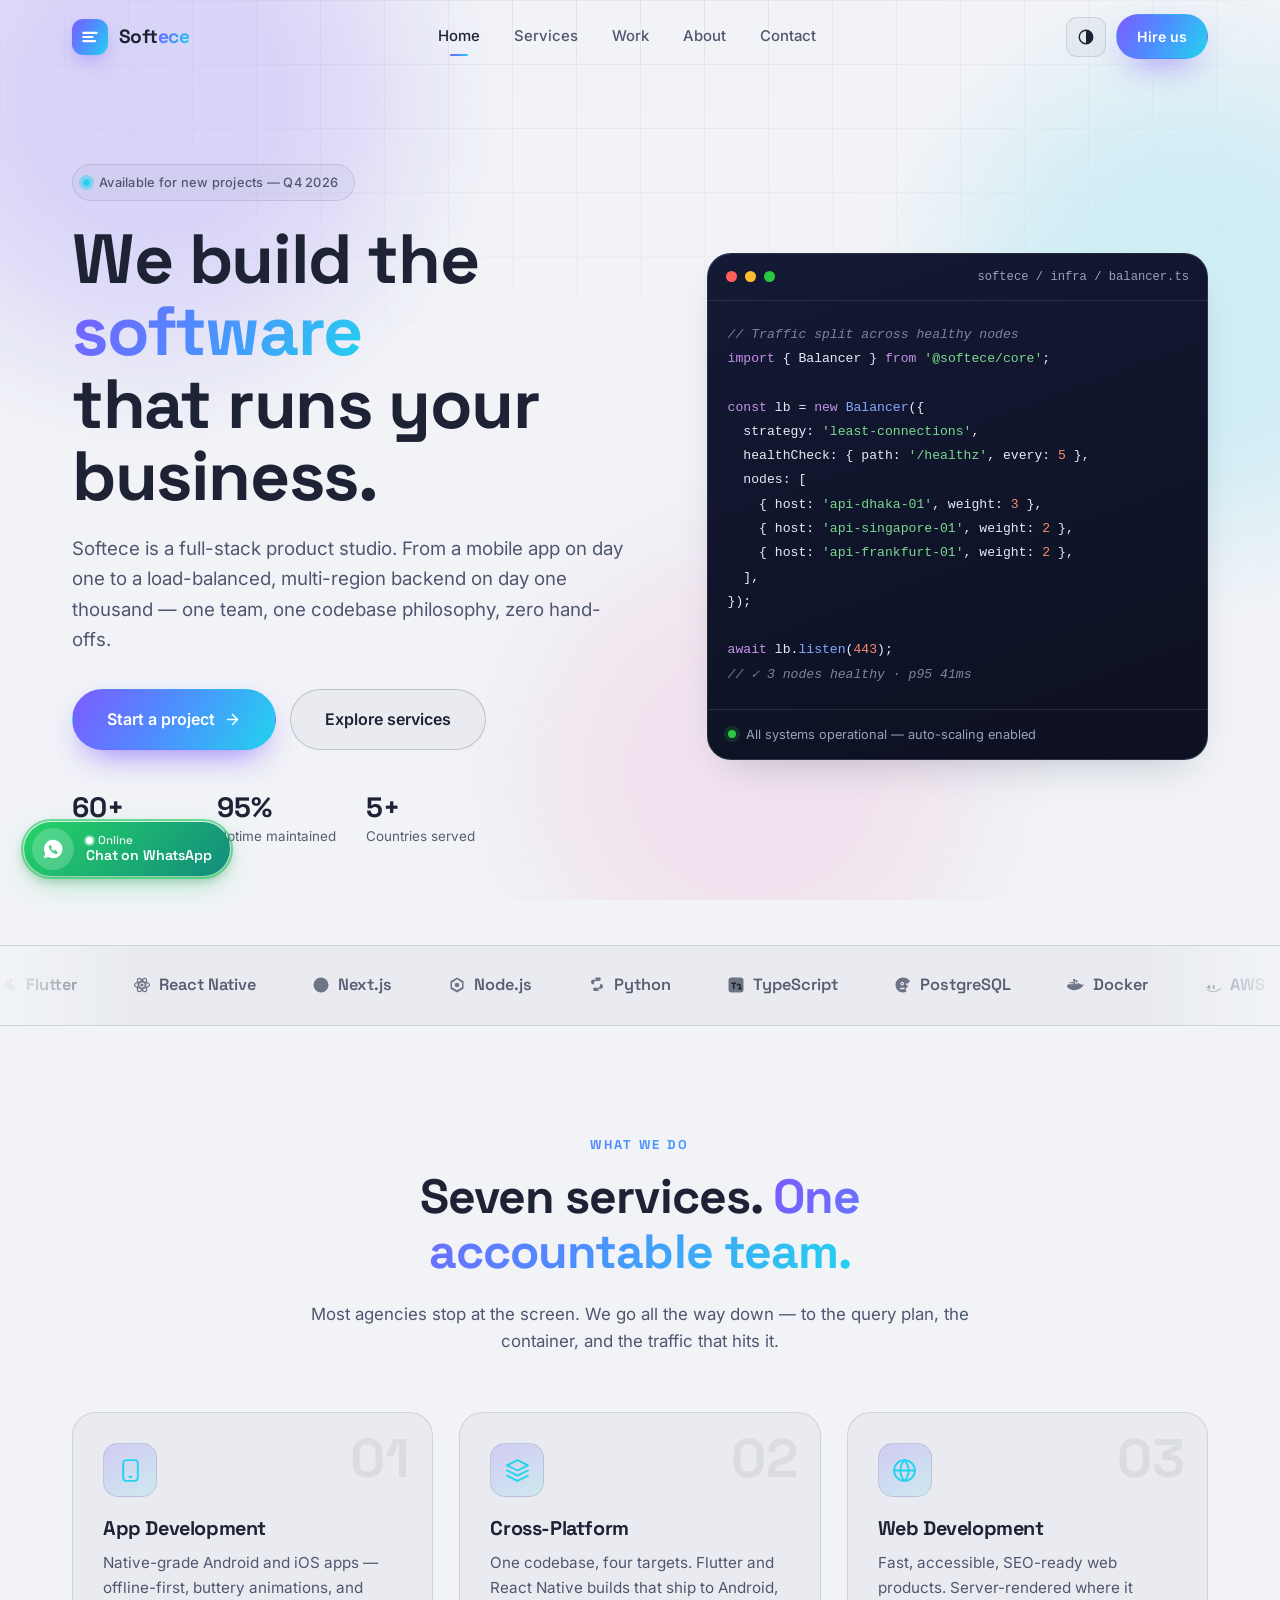
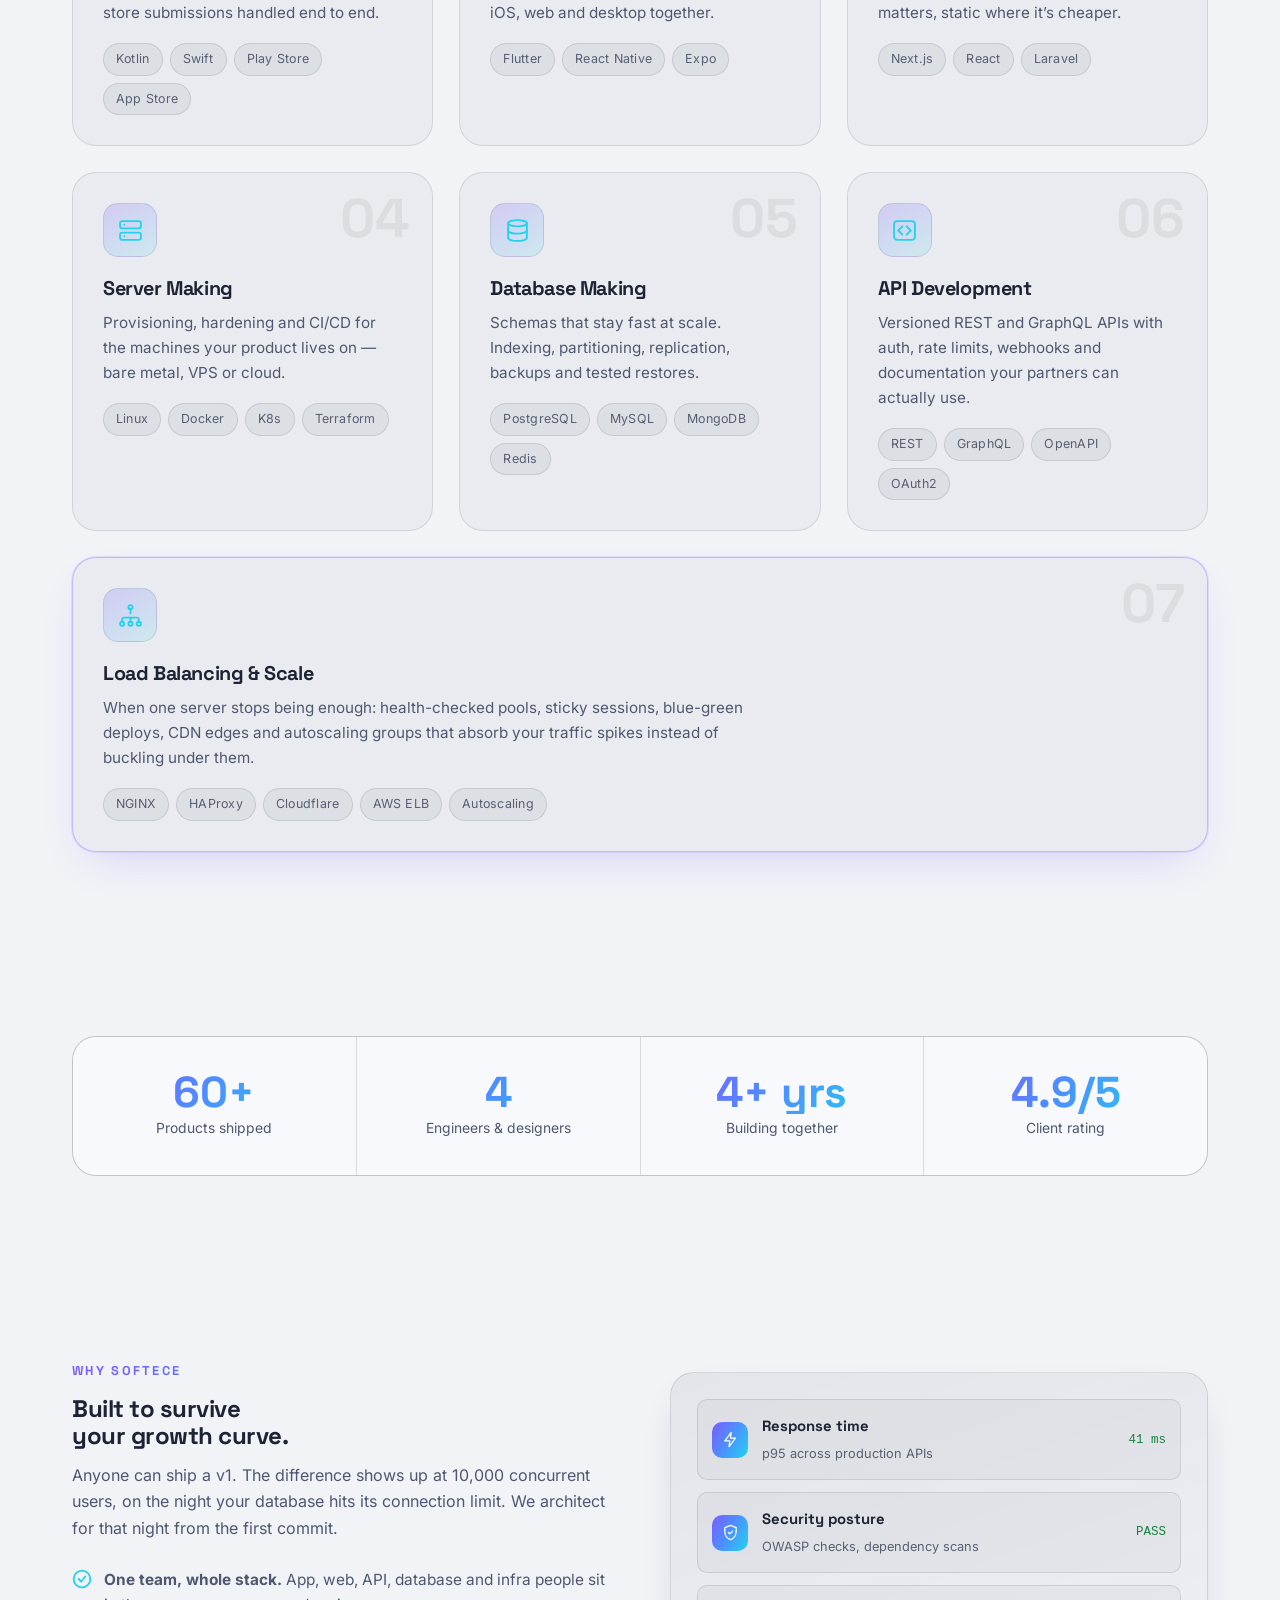
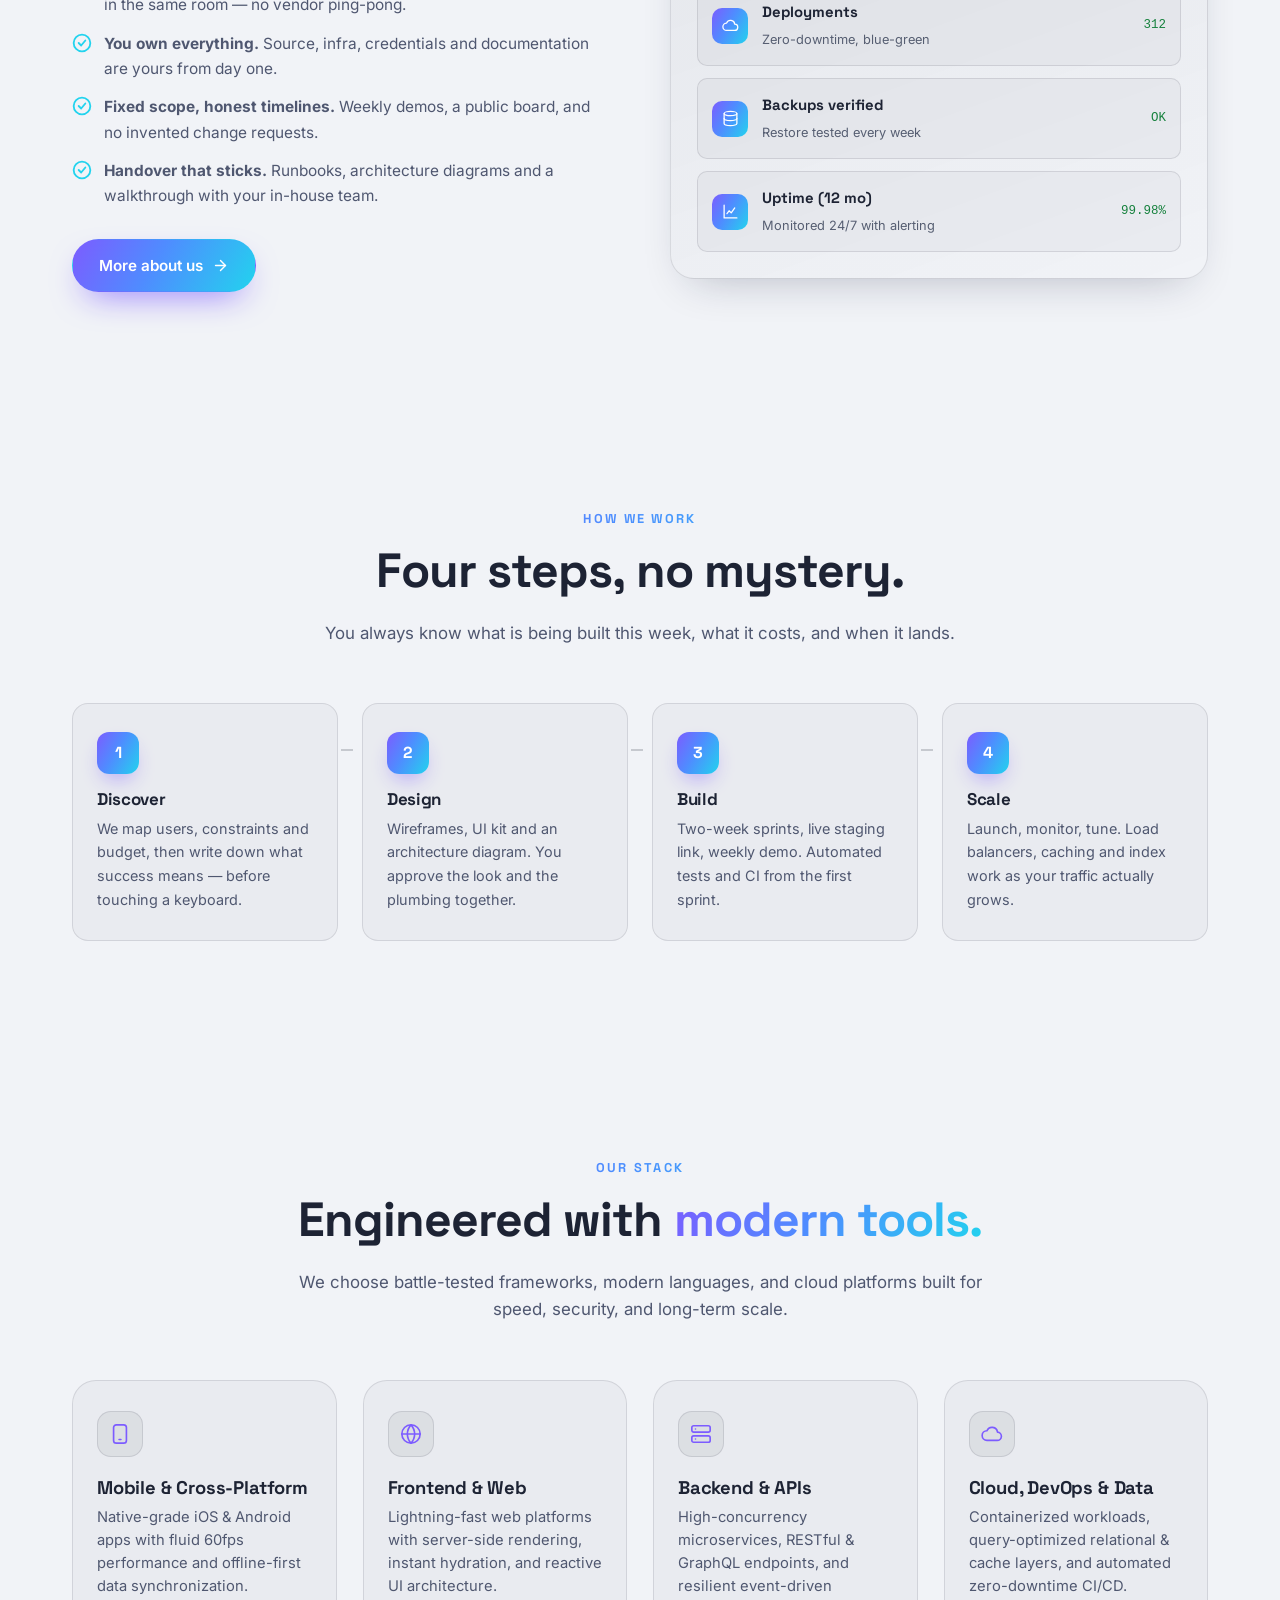
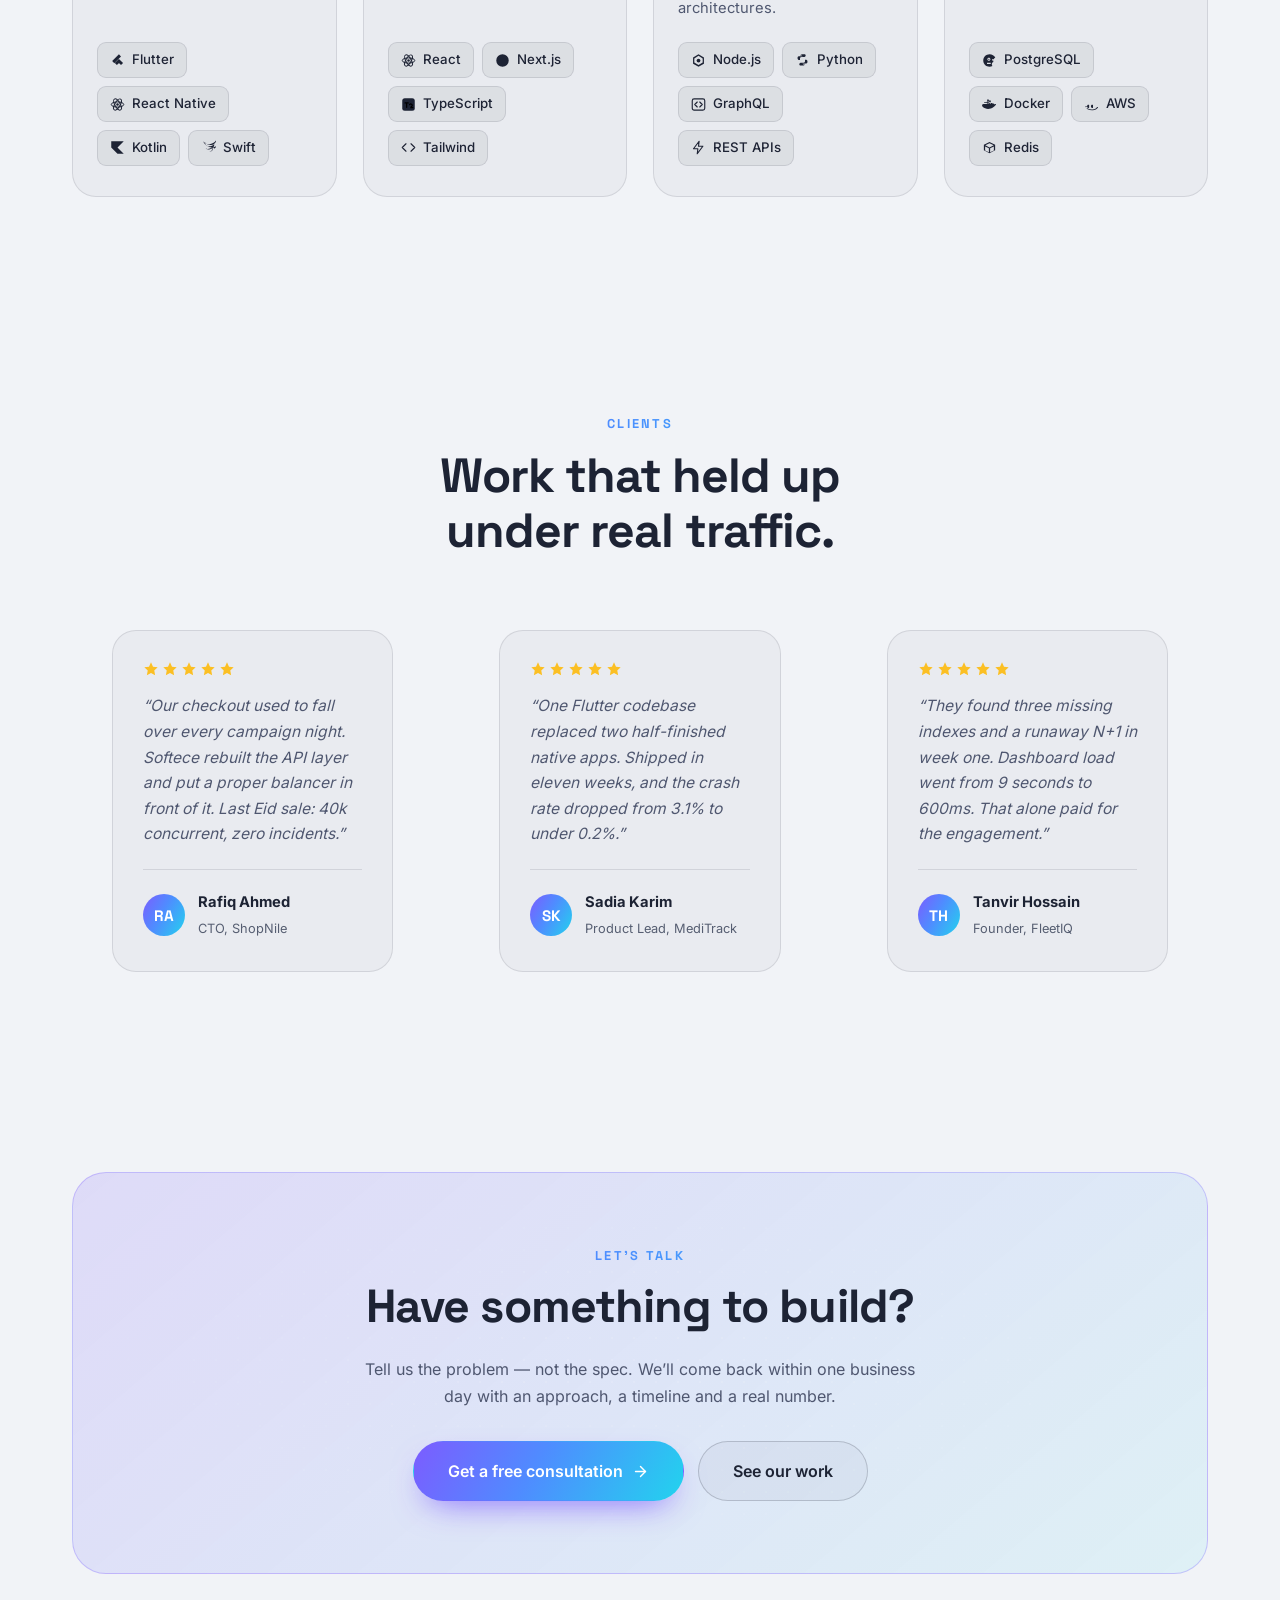
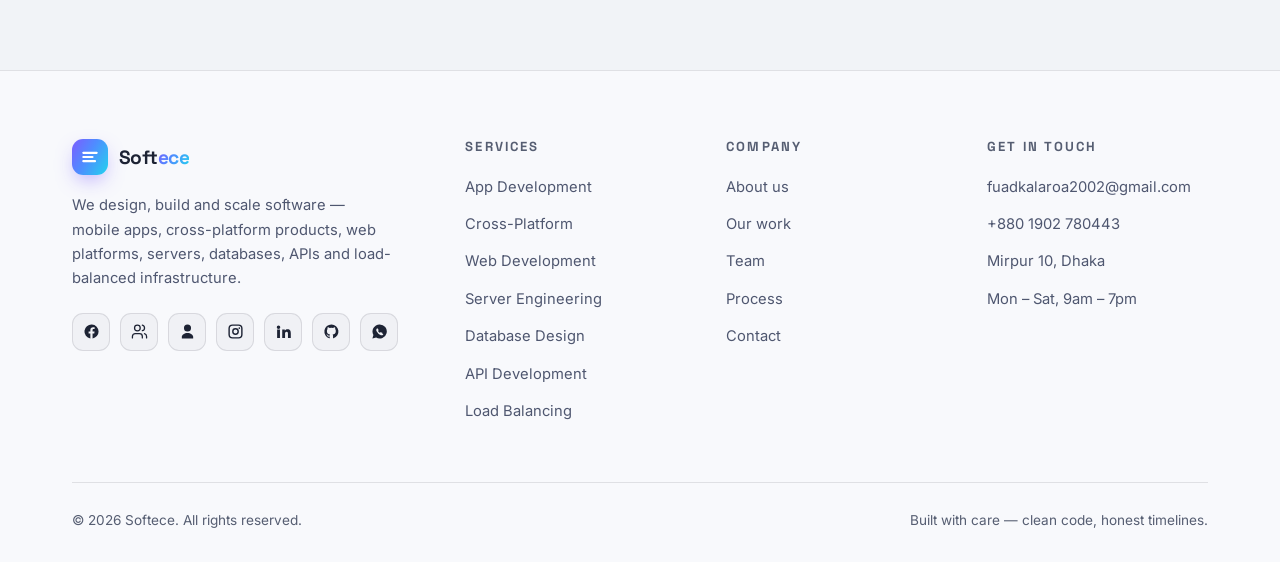
<file: index.html>
<!DOCTYPE html>
<html lang="en">

<head>
  <meta charset="UTF-8">
  <meta name="viewport" content="width=device-width, initial-scale=1">
  <title>Softece — Software Company | Apps, Web, Servers, Databases & APIs</title>
  <meta name="description"
    content="Softece is a full-stack software company building mobile apps, cross-platform products, web platforms, servers, databases, APIs and load-balanced infrastructure.">
  <meta name="theme-color" data-scheme="light" content="#f1f3f7" media="(prefers-color-scheme: light)">
  <meta name="theme-color" data-scheme="dark" content="#0b0e1a" media="(prefers-color-scheme: dark)">
  <script>
    /* Runs before first paint. Marks the document as scripted, so the
       scroll-reveal styles only hide content when something can reveal it again,
       and applies a forced theme so the page never flashes the wrong palette.
       No stored choice means auto: the CSS follows the OS. */
    (function () {
      var d = document.documentElement; d.className += " js";
      try {
        var t = localStorage.getItem("softece-theme");
        if (t === "light" || t === "dark") d.setAttribute("data-theme", t);
      } catch (e) { }
    })();
  </script>
  <meta property="og:title" content="Softece — Software Company | Apps, Web, Servers, Databases & APIs">
  <meta property="og:description"
    content="Softece is a full-stack software company building mobile apps, cross-platform products, web platforms, servers, databases, APIs and load-balanced infrastructure.">
  <meta property="og:type" content="website">
  <link rel="preload" as="font" type="font/woff2" href="assets/fonts/inter-var-latin.woff2" crossorigin>
  <link rel="preload" as="font" type="font/woff2" href="assets/fonts/space-grotesk-var-latin.woff2" crossorigin>
  <link rel="stylesheet" href="assets/css/style.css?v=12">
  <link rel="icon"
    href="data:image/svg+xml,<svg xmlns='http://www.w3.org/2000/svg' viewBox='0 0 100 100'><rect width='100' height='100' rx='24' fill='%237c5cff'/><path d='M32 36h36M32 50h24M32 64h30' stroke='white' stroke-width='9' stroke-linecap='round'/></svg>">
</head>

<body>

  <div class="progress" aria-hidden="true"></div>

  <div class="bg-fx" aria-hidden="true">
    <span class="orb orb--1"></span>
    <span class="orb orb--2"></span>
    <span class="orb orb--3"></span>
  </div>

  <svg width="0" height="0" style="position:absolute" aria-hidden="true">
    <defs>
      <symbol id="i-mobile" viewBox="0 0 24 24" fill="none" stroke="currentColor" stroke-width="1.8"
        stroke-linecap="round" stroke-linejoin="round">
        <rect x="5" y="2" width="14" height="20" rx="3" />
        <path d="M11 18h2" />
      </symbol>
      <symbol id="i-layers" viewBox="0 0 24 24" fill="none" stroke="currentColor" stroke-width="1.8"
        stroke-linecap="round" stroke-linejoin="round">
        <path d="M12 2 2 7l10 5 10-5-10-5Z" />
        <path d="m2 17 10 5 10-5" />
        <path d="m2 12 10 5 10-5" />
      </symbol>
      <symbol id="i-globe" viewBox="0 0 24 24" fill="none" stroke="currentColor" stroke-width="1.8"
        stroke-linecap="round" stroke-linejoin="round">
        <circle cx="12" cy="12" r="10" />
        <path d="M2 12h20" />
        <path d="M12 2a15.3 15.3 0 0 1 4 10 15.3 15.3 0 0 1-4 10 15.3 15.3 0 0 1-4-10 15.3 15.3 0 0 1 4-10Z" />
      </symbol>
      <symbol id="i-server" viewBox="0 0 24 24" fill="none" stroke="currentColor" stroke-width="1.8"
        stroke-linecap="round" stroke-linejoin="round">
        <rect x="2" y="3" width="20" height="7" rx="2" />
        <rect x="2" y="14" width="20" height="7" rx="2" />
        <path d="M6 6.5h.01M6 17.5h.01" />
      </symbol>
      <symbol id="i-db" viewBox="0 0 24 24" fill="none" stroke="currentColor" stroke-width="1.8" stroke-linecap="round"
        stroke-linejoin="round">
        <ellipse cx="12" cy="5" rx="9" ry="3" />
        <path d="M3 5v14c0 1.7 4 3 9 3s9-1.3 9-3V5" />
        <path d="M3 12c0 1.7 4 3 9 3s9-1.3 9-3" />
      </symbol>
      <symbol id="i-api" viewBox="0 0 24 24" fill="none" stroke="currentColor" stroke-width="1.8" stroke-linecap="round"
        stroke-linejoin="round">
        <path d="m10 8-4 4 4 4" />
        <path d="m14 8 4 4-4 4" />
        <rect x="2" y="3" width="20" height="18" rx="3" />
      </symbol>
      <symbol id="i-balance" viewBox="0 0 24 24" fill="none" stroke="currentColor" stroke-width="1.8"
        stroke-linecap="round" stroke-linejoin="round">
        <circle cx="12" cy="4" r="2" />
        <circle cx="4" cy="20" r="2" />
        <circle cx="12" cy="20" r="2" />
        <circle cx="20" cy="20" r="2" />
        <path d="M12 6v4M4 18v-2a2 2 0 0 1 2-2h12a2 2 0 0 1 2 2v2M12 14v4" />
      </symbol>
      <symbol id="i-check" viewBox="0 0 24 24" fill="none" stroke="currentColor" stroke-width="2.2"
        stroke-linecap="round" stroke-linejoin="round">
        <circle cx="12" cy="12" r="10" />
        <path d="m8 12 3 3 5-6" />
      </symbol>
      <symbol id="i-arrow" viewBox="0 0 24 24" fill="none" stroke="currentColor" stroke-width="2" stroke-linecap="round"
        stroke-linejoin="round">
        <path d="M5 12h14" />
        <path d="m12 5 7 7-7 7" />
      </symbol>
      <symbol id="i-up" viewBox="0 0 24 24" fill="none" stroke="currentColor" stroke-width="2" stroke-linecap="round"
        stroke-linejoin="round">
        <path d="M12 19V5" />
        <path d="m5 12 7-7 7 7" />
      </symbol>
      <symbol id="i-plus" viewBox="0 0 24 24" fill="none" stroke="currentColor" stroke-width="2" stroke-linecap="round">
        <path d="M12 5v14M5 12h14" />
      </symbol>
      <symbol id="i-star" viewBox="0 0 24 24" fill="currentColor">
        <path d="m12 2 3 6.6 7 .9-5.1 4.8 1.3 7.1L12 18l-6.2 3.4 1.3-7.1L2 9.5l7-.9L12 2Z" />
      </symbol>
      <symbol id="i-mail" viewBox="0 0 24 24" fill="none" stroke="currentColor" stroke-width="1.8"
        stroke-linecap="round" stroke-linejoin="round">
        <rect x="2" y="4" width="20" height="16" rx="3" />
        <path d="m3 7 9 6 9-6" />
      </symbol>
      <symbol id="i-phone" viewBox="0 0 24 24" fill="none" stroke="currentColor" stroke-width="1.8"
        stroke-linecap="round" stroke-linejoin="round">
        <path
          d="M22 16.9v3a2 2 0 0 1-2.2 2 19.8 19.8 0 0 1-8.6-3.1 19.5 19.5 0 0 1-6-6A19.8 19.8 0 0 1 2.1 4.2 2 2 0 0 1 4.1 2h3a2 2 0 0 1 2 1.7c.1 1 .4 1.9.7 2.8a2 2 0 0 1-.5 2.1L8.1 9.9a16 16 0 0 0 6 6l1.3-1.3a2 2 0 0 1 2.1-.4c.9.3 1.8.6 2.8.7a2 2 0 0 1 1.7 2Z" />
      </symbol>
      <symbol id="i-pin" viewBox="0 0 24 24" fill="none" stroke="currentColor" stroke-width="1.8" stroke-linecap="round"
        stroke-linejoin="round">
        <path d="M20 10c0 6-8 12-8 12s-8-6-8-12a8 8 0 0 1 16 0Z" />
        <circle cx="12" cy="10" r="3" />
      </symbol>
      <symbol id="i-clock" viewBox="0 0 24 24" fill="none" stroke="currentColor" stroke-width="1.8"
        stroke-linecap="round" stroke-linejoin="round">
        <circle cx="12" cy="12" r="10" />
        <path d="M12 6v6l4 2" />
      </symbol>
      <symbol id="i-rocket" viewBox="0 0 24 24" fill="none" stroke="currentColor" stroke-width="1.8"
        stroke-linecap="round" stroke-linejoin="round">
        <path d="M5 13c-1.5 1.5-2 5-2 5s3.5-.5 5-2c.8-.8.8-2.2 0-3s-2.2-.8-3 0Z" />
        <path d="M15 9a1 1 0 1 0 0-2 1 1 0 0 0 0 2Z" />
        <path d="M9 15 5.5 11.5A11 11 0 0 1 20 2a11 11 0 0 1-9.5 14.5L9 15Z" />
      </symbol>
      <symbol id="i-shield" viewBox="0 0 24 24" fill="none" stroke="currentColor" stroke-width="1.8"
        stroke-linecap="round" stroke-linejoin="round">
        <path d="M12 2 4 5v6c0 5 3.4 9.7 8 11 4.6-1.3 8-6 8-11V5l-8-3Z" />
        <path d="m9 12 2 2 4-4" />
      </symbol>
      <symbol id="i-zap" viewBox="0 0 24 24" fill="none" stroke="currentColor" stroke-width="1.8" stroke-linecap="round"
        stroke-linejoin="round">
        <path d="M13 2 4 14h7l-1 8 9-12h-7l1-8Z" />
      </symbol>
      <symbol id="i-users" viewBox="0 0 24 24" fill="none" stroke="currentColor" stroke-width="1.8"
        stroke-linecap="round" stroke-linejoin="round">
        <path d="M16 21v-2a4 4 0 0 0-4-4H6a4 4 0 0 0-4 4v2" />
        <circle cx="9" cy="7" r="4" />
        <path d="M22 21v-2a4 4 0 0 0-3-3.9" />
        <path d="M16 3.1a4 4 0 0 1 0 7.8" />
      </symbol>
      <symbol id="i-cloud" viewBox="0 0 24 24" fill="none" stroke="currentColor" stroke-width="1.8"
        stroke-linecap="round" stroke-linejoin="round">
        <path d="M17.5 19a4.5 4.5 0 0 0 .5-9 6 6 0 0 0-11.5-1.5A4 4 0 0 0 6.5 19h11Z" />
      </symbol>
      <symbol id="i-chart" viewBox="0 0 24 24" fill="none" stroke="currentColor" stroke-width="1.8"
        stroke-linecap="round" stroke-linejoin="round">
        <path d="M3 3v18h18" />
        <path d="m7 15 3-4 3 3 5-7" />
      </symbol>
      <symbol id="i-code" viewBox="0 0 24 24" fill="none" stroke="currentColor" stroke-width="1.8"
        stroke-linecap="round" stroke-linejoin="round">
        <path d="m16 18 6-6-6-6M8 6l-6 6 6 6" />
      </symbol>
      <symbol id="i-cart" viewBox="0 0 24 24" fill="none" stroke="currentColor" stroke-width="1.8"
        stroke-linecap="round" stroke-linejoin="round">
        <circle cx="9" cy="20" r="1.5" />
        <circle cx="18" cy="20" r="1.5" />
        <path d="M2 3h3l2.6 12.4a2 2 0 0 0 2 1.6h7.7a2 2 0 0 0 2-1.6L21 7H6" />
      </symbol>
      <symbol id="i-heart" viewBox="0 0 24 24" fill="none" stroke="currentColor" stroke-width="1.8"
        stroke-linecap="round" stroke-linejoin="round">
        <path
          d="M20.8 5.6a5.5 5.5 0 0 0-7.8 0L12 6.6l-1-1a5.5 5.5 0 0 0-7.8 7.8l1 1L12 22l7.8-7.6 1-1a5.5 5.5 0 0 0 0-7.8Z" />
      </symbol>
      <symbol id="i-github" viewBox="0 0 24 24" fill="currentColor">
        <path
          d="M12 2a10 10 0 0 0-3.2 19.5c.5.1.7-.2.7-.5v-1.8c-2.8.6-3.4-1.3-3.4-1.3-.5-1.2-1.1-1.5-1.1-1.5-.9-.6.1-.6.1-.6 1 .1 1.5 1 1.5 1 .9 1.5 2.3 1.1 2.9.8.1-.6.3-1.1.6-1.3-2.2-.3-4.6-1.1-4.6-5 0-1.1.4-2 1-2.7-.1-.3-.4-1.3.1-2.7 0 0 .8-.3 2.7 1a9.4 9.4 0 0 1 5 0c1.9-1.3 2.7-1 2.7-1 .5 1.4.2 2.4.1 2.7.6.7 1 1.6 1 2.7 0 3.9-2.4 4.7-4.6 5 .4.3.7.9.7 1.9v2.8c0 .3.2.6.7.5A10 10 0 0 0 12 2Z" />
      </symbol>
      <symbol id="i-linkedin" viewBox="0 0 24 24" fill="currentColor">
        <path
          d="M4.98 3.5a2.5 2.5 0 1 1 0 5 2.5 2.5 0 0 1 0-5ZM3 9h4v12H3V9Zm7 0h3.8v1.7h.1c.5-1 1.8-2 3.7-2 4 0 4.7 2.5 4.7 5.8V21h-4v-5.6c0-1.3 0-3-1.9-3s-2.2 1.4-2.2 2.9V21h-4V9Z" />
      </symbol>
      <symbol id="i-ig" viewBox="0 0 24 24" fill="currentColor">
        <path fill-rule="evenodd"
          d="M7.8 2h8.4A5.8 5.8 0 0 1 22 7.8v8.4a5.8 5.8 0 0 1-5.8 5.8H7.8A5.8 5.8 0 0 1 2 16.2V7.8A5.8 5.8 0 0 1 7.8 2Zm0 2A3.8 3.8 0 0 0 4 7.8v8.4A3.8 3.8 0 0 0 7.8 20h8.4a3.8 3.8 0 0 0 3.8-3.8V7.8A3.8 3.8 0 0 0 16.2 4H7.8Zm4.2 3.2a4.8 4.8 0 1 1 0 9.6 4.8 4.8 0 0 1 0-9.6Zm0 2a2.8 2.8 0 1 0 0 5.6 2.8 2.8 0 0 0 0-5.6ZM17.4 6a1.2 1.2 0 1 1 0 2.4 1.2 1.2 0 0 1 0-2.4Z" />
      </symbol>
      <symbol id="i-user" viewBox="0 0 24 24" fill="currentColor">
        <path d="M12 12a5 5 0 1 0 0-10 5 5 0 0 0 0 10Zm0 2c-4.4 0-8 2.5-8 5.5V22h16v-2.5c0-3-3.6-5.5-8-5.5Z" />
      </symbol>
      <symbol id="i-fb" viewBox="0 0 24 24" fill="currentColor">
        <path
          d="M22 12a10 10 0 1 0-11.6 9.9v-7H7.9V12h2.5V9.8c0-2.5 1.5-3.9 3.8-3.9 1.1 0 2.2.2 2.2.2v2.5h-1.3c-1.2 0-1.6.8-1.6 1.6V12h2.8l-.4 2.9h-2.4v7A10 10 0 0 0 22 12Z" />
      </symbol>
      <symbol id="i-wa" viewBox="0 0 24 24" fill="currentColor">
        <path
          d="M12 2a10 10 0 0 0-8.6 15L2 22l5.2-1.4A10 10 0 1 0 12 2Zm5.5 14.2c-.2.6-1.3 1.2-1.8 1.2-.5.1-1 .1-1.7-.1a11 11 0 0 1-5.9-5.2c-.4-.7-.7-1.5-.7-2.3 0-.8.4-1.5.7-1.8.2-.2.4-.3.7-.3h.5c.2 0 .4 0 .6.5l.8 1.9c0 .2 0 .3-.1.5l-.4.5c-.1.1-.3.3-.1.6.5.9 1.2 1.6 2.1 2.1.3.2.5 0 .6-.1l.6-.7c.2-.2.3-.2.5-.1l1.8.9c.2.1.4.2.4.3v.9Z" />
      </symbol>
      <symbol id="i-tech-flutter" viewBox="0 0 24 24" fill="currentColor">
        <path d="M14.3 2.1 3.5 12.9l3.3 3.3L17.6 5.4l-3.3-3.3zm0 7.3L7.7 16l3.3 3.3 6.6-6.6-3.3-3.3zm3.3 9.9-3.3-3.3 3.3-3.3 3.3 3.3z" />
      </symbol>
      <symbol id="i-tech-react" viewBox="0 0 24 24" fill="none" stroke="currentColor" stroke-width="1.6">
        <circle cx="12" cy="12" r="2" fill="currentColor" stroke="none" />
        <ellipse cx="12" cy="12" rx="10" ry="4.2" />
        <ellipse cx="12" cy="12" rx="10" ry="4.2" transform="rotate(60 12 12)" />
        <ellipse cx="12" cy="12" rx="10" ry="4.2" transform="rotate(120 12 12)" />
      </symbol>
      <symbol id="i-tech-next" viewBox="0 0 24 24" fill="currentColor">
        <path d="M12 2a10 10 0 1 0 10 10A10 10 0 0 0 12 2zm3.8 13.6-5.4-7h-1.6v8h1.4v-6l5 6.4a8.6 8.6 0 0 0 .6-1.4zm-.2-3.8h1.4v4.7a8.7 8.7 0 0 0 .6-.9V8.6h-2z" />
      </symbol>
      <symbol id="i-tech-node" viewBox="0 0 24 24" fill="currentColor">
        <path d="m12 2 8.7 5v10L12 22 3.3 17V7L12 2zm0 2.3L5.3 8.9v6.2L12 19l6.7-3.9V8.9L12 4.3z" />
        <circle cx="12" cy="12" r="3" />
      </symbol>
      <symbol id="i-tech-python" viewBox="0 0 24 24" fill="currentColor">
        <path d="M11.9 2c-3.1 0-2.9 1.3-2.9 1.3l.01 1.4h3v.4H6.8S4 4.8 4 8c0 3.2 2.5 3.1 2.5 3.1h1.5v-2.1s-.1-2.5 2.5-2.5h4.2s2.4.04 2.4-2.4c0-2.4-2.1-2.1-2.1-2.1h-3.1zm-1.7 1.4a.7.7 0 1 1 0 1.4.7.7 0 0 1 0-1.4zm1.9 16.6c3.1 0 2.9-1.3 2.9-1.3l-.01-1.4h-3v-.4h5.2s2.8.3 2.8-2.9c0-3.2-2.5-3.1-2.5-3.1h-1.5v2.1s.1 2.5-2.5 2.5h-4.2s-2.4-.04-2.4 2.4c0 2.4 2.1 2.1 2.1 2.1h3.1zm1.7-1.4a.7.7 0 1 1 0-1.4.7.7 0 0 1 0 1.4z" />
      </symbol>
      <symbol id="i-tech-ts" viewBox="0 0 24 24" fill="currentColor">
        <rect x="2" y="2" width="20" height="20" rx="4" />
        <path d="M6.5 9.5h5m-2.5 0v7m4.8-4.5c.8-.7 1.8-1 2.7-.7 1 .3 1.5 1.2 1.5 2.2 0 1.6-2.2 2-2.2 3.5h3.2" fill="none" stroke="#000" stroke-width="2" stroke-linecap="round" />
      </symbol>
      <symbol id="i-tech-docker" viewBox="0 0 24 24" fill="currentColor">
        <path d="M22.5 11.5c-.3-.2-1.7-.3-2.6.4-.3-.7-1-1.2-1.8-1.4-.4-.1-.9-.1-1.3 0L16 9.6h-5.2V8.2h3.2V5.5h-3.2V4h-2.5v4.2H3.5v1.4h4.8v1.4H2.4c-.9 0-1.8.6-2.1 1.5-.4 1.1-.1 2.4.8 3.2 2.3 2.1 5.4 3.3 8.6 3.3 6.4 0 11.6-4.5 12.8-7.5zm-14.7-2H9v1.4H7.8V9.5zm2.5 0h1.2v1.4h-1.2V9.5zm-2.5-2.7H9v1.4H7.8V6.8zm2.5 0h1.2v1.4h-1.2V6.8zm2.6 2.7h1.2v1.4h-1.2V9.5z" />
      </symbol>
      <symbol id="i-tech-postgres" viewBox="0 0 24 24" fill="currentColor">
        <path d="M12 2C6.5 2 2 6.5 2 12s4.5 10 10 10c1.7 0 3.3-.4 4.7-1.2-.6-.8-1-1.8-1-2.8 0-1.6 1.1-2.9 2.5-3.5-.2-.8-.2-1.7-.1-2.5H16v-2h2.8c.4-1.3 1.3-2.4 2.5-3C19.7 4.2 16.1 2 12 2zm-1 5.5c1.4 0 2.5 1.1 2.5 2.5s-1.1 2.5-2.5 2.5S8.5 11.4 8.5 10s1.1-2.5 2.5-2.5zm0 1.5a1 1 0 1 0 0 2 1 1 0 0 0 0-2zm-3 6.5h6v2H8v-2z" />
      </symbol>
      <symbol id="i-tech-aws" viewBox="0 0 24 24" fill="currentColor">
        <path d="M8.2 12.8c-.3-.2-.7-.4-1.2-.4-.7 0-1.2.2-1.6.7-.3.4-.5 1-.5 1.8 0 .8.2 1.4.5 1.8.4.4.9.7 1.6.7.5 0 .9-.1 1.2-.4v-4.2zm6.2 0c-.3-.2-.7-.4-1.2-.4-.7 0-1.2.2-1.6.7-.3.4-.5 1-.5 1.8 0 .8.2 1.4.5 1.8.4.4.9.7 1.6.7.5 0 .9-.1 1.2-.4v-4.2zM21.2 16c-1.3 1.8-3.3 3.1-5.6 3.6-3.2.7-6.6.3-9.5-1.1-.5-.2-1-.5-1.5-.8l-.5.8c.5.4 1.1.7 1.6 1 3.2 1.6 6.9 2 10.4 1.3 2.5-.5 4.8-2 6.2-4.1l-1.1-.7z" />
        <path d="M21.8 17.5c.2-.5.3-1 .4-1.6l-1.5.3c-.1.4-.2.8-.3 1.2l1.4.1zm-19-1c.5-.4 1.1-.7 1.7-1l-.6-1.3c-.7.3-1.4.7-2 1.2l.9 1.1z" />
      </symbol>
      <symbol id="i-tech-redis" viewBox="0 0 24 24" fill="currentColor">
        <path d="m12 3-9 4.5v9L12 21l9-4.5v-9L12 3zm0 2.2 6.7 3.3-6.7 3.4L5.3 8.5 12 5.2zm-7 5.1 6 3v6.4l-6-3v-6.4zm8 9.4v-6.4l6-3v6.4l-6 3z" />
      </symbol>
      <symbol id="i-tech-kotlin" viewBox="0 0 24 24" fill="currentColor">
        <path d="M22 2H2v20h20L12 12l10-10zM2 12l10 10H2V12z" />
      </symbol>
      <symbol id="i-tech-swift" viewBox="0 0 24 24" fill="currentColor">
        <path d="M21.6 13.9c-.3-.4-1.2-1.6-2.5-2.2.3.9.3 1.9.1 2.8-.2.9-.6 1.7-1.2 2.4-1.2 1.3-2.9 2-4.7 2 2.2-.8 3.9-2.3 4.9-4.3.4-.9.6-1.9.6-2.9 0-.5-.1-1-.2-1.5C17.3 12 15 13.3 12.4 14c-1.3.3-2.6.4-3.9.1-1.3-.2-2.5-.8-3.5-1.6 2.3 1.8 5.2 2.7 8.1 2.5 1.5-.1 3-.6 4.3-1.4 1.3-.8 2.4-2 3.1-3.3.4-.7.6-1.5.7-2.3 0-.6-.1-1.2-.3-1.8-.7 1.1-1.6 2-2.7 2.7-1.1.7-2.4 1.1-3.7 1.2-2 .2-4-.4-5.6-1.5-1.6-1.2-2.7-2.9-3-4.9 2.5 2.8 6.2 4.4 10 4.2 1.9-.1 3.8-.8 5.3-2 1.5-1.1 2.6-2.7 3.1-4.5.1-.3.1-.7.1-1-2.4 3.7-6.5 6-11 6.2-2.2.1-4.5-.4-6.4-1.6-1.9-1.1-3.4-2.8-4.2-4.8 1.4 4.5 4.5 8.1 8.7 10.1 2.1 1 4.4 1.5 6.7 1.4 2.3-.1 4.5-.8 6.5-2 1.9-1.2 3.5-2.9 4.5-4.9z" />
      </symbol>
    </defs>
  </svg>

  <header class="nav">
    <div class="container nav__inner">
      <a class="logo" href="#home" aria-label="Softece home">
        <span class="logo__mark">
          <svg viewBox="0 0 24 24" fill="none" stroke="#fff" stroke-width="2.6" stroke-linecap="round">
            <path d="M4 7h16M4 12h11M4 17h14" />
          </svg>
        </span>
        <span class="logo__text">Soft<b>ece</b></span>
      </a>

      <nav class="nav__links" aria-label="Main">
        <a class="nav__link" href="#home">Home</a>
        <a class="nav__link" href="#services">Services</a>
        <a class="nav__link" href="#work">Work</a>
        <a class="nav__link" href="#about">About</a>
        <a class="nav__link" href="#contact">Contact</a>
      </nav>

      <div class="nav__actions">
        <button class="icon-btn theme-btn" data-theme-toggle aria-label="Theme: auto (following your system)"
          title="Theme: auto">
          <svg class="i-auto" viewBox="0 0 24 24" fill="none" stroke="currentColor" stroke-width="1.8">
            <circle cx="12" cy="12" r="9" />
            <path d="M12 3a9 9 0 0 1 0 18Z" fill="currentColor" stroke="none" />
          </svg>
          <svg class="i-moon" viewBox="0 0 24 24" fill="none" stroke="currentColor" stroke-width="1.8"
            stroke-linecap="round" stroke-linejoin="round">
            <path d="M21 12.8A9 9 0 1 1 11.2 3a7 7 0 0 0 9.8 9.8Z" />
          </svg>
          <svg class="i-sun" viewBox="0 0 24 24" fill="none" stroke="currentColor" stroke-width="1.8"
            stroke-linecap="round">
            <circle cx="12" cy="12" r="4" />
            <path
              d="M12 2v2M12 20v2M4.9 4.9l1.4 1.4M17.7 17.7l1.4 1.4M2 12h2M20 12h2M4.9 19.1l1.4-1.4M17.7 6.3l1.4-1.4" />
          </svg>
        </button>
        <a class="btn btn--primary btn--sm nav__hire" href="#pricing">Hire us</a>
        <button class="icon-btn burger" data-drawer-toggle aria-label="Open menu">
          <svg viewBox="0 0 24 24" fill="none" stroke="currentColor" stroke-width="1.9" stroke-linecap="round">
            <path d="M4 7h16M4 12h16M4 17h16" />
          </svg>
        </button>
      </div>
    </div>
  </header>

  <div class="drawer" role="dialog" aria-label="Menu">
    <nav>
      <a href="#home">Home</a>
      <a href="#services">Services</a>
      <a href="#work">Work</a>
      <a href="#about">About</a>
      <a href="#contact">Contact</a>
      <a class="drawer__hire" href="#pricing">Hire us</a>
    </nav>
  </div>

  <main>
    <section class="route" data-route="home"
      data-title="Softece — Software Company | Apps, Web, Servers, Databases &amp; APIs">

      <!-- HERO -->
      <section class="hero">
        <div class="container hero__grid">
          <div>
            <span class="pill" data-reveal><span class="dot"></span> Available for new projects — Q4 2026</span>
            <h1 data-reveal data-reveal-delay="80">
              We build the <span class="grad">software</span><br>
              that runs your business.
            </h1>
            <p class="hero__lead" data-reveal data-reveal-delay="160">
              Softece is a full-stack product studio. From a mobile app on day one to a
              load-balanced, multi-region backend on day one thousand — one team, one
              codebase philosophy, zero hand-offs.
            </p>
            <div class="hero__cta" data-reveal data-reveal-delay="240">
              <a class="btn btn--primary btn--lg" href="#contact">Start a project <svg>
                  <use href="#i-arrow" />
                </svg></a>
              <a class="btn btn--ghost btn--lg" href="#services">Explore services</a>
            </div>
            <div class="hero__meta" data-reveal data-reveal-delay="320">
              <div><strong data-count="60" data-suffix="+">60+</strong><span>Projects delivered</span></div>
              <div><strong data-count="95" data-suffix="%">95%</strong><span>Uptime maintained</span></div>
              <div><strong data-count="5" data-suffix="+">5+</strong><span>Countries served</span></div>
            </div>
          </div>

          <div class="codecard" aria-hidden="true">
            <div class="codecard__bar">
              <i></i><i></i><i></i>
              <span>softece / infra / balancer.ts</span>
            </div>
            <pre><code><span class="c-com">// Traffic split across healthy nodes</span>
<span class="c-key">import</span> { Balancer } <span class="c-key">from</span> <span class="c-str">'@softece/core'</span>;

<span class="c-key">const</span> lb = <span class="c-key">new</span> <span class="c-fn">Balancer</span>({
  strategy: <span class="c-str">'least-connections'</span>,
  healthCheck: { path: <span class="c-str">'/healthz'</span>, every: <span class="c-num">5</span> },
  nodes: [
    { host: <span class="c-str">'api-dhaka-01'</span>, weight: <span class="c-num">3</span> },
    { host: <span class="c-str">'api-singapore-01'</span>, weight: <span class="c-num">2</span> },
    { host: <span class="c-str">'api-frankfurt-01'</span>, weight: <span class="c-num">2</span> },
  ],
});

<span class="c-key">await</span> lb.<span class="c-fn">listen</span>(<span class="c-num">443</span>);
<span class="c-com">// ✓ 3 nodes healthy · p95 41ms</span></code></pre>
            <div class="codecard__foot"><span class="ok"></span> All systems operational — auto-scaling enabled</div>
          </div>
        </div>
      </section>

      <!-- MARQUEE -->
      <div class="marquee" aria-hidden="true">
        <div class="marquee__track">
          <span><svg class="marquee__icon"><use href="#i-tech-flutter" /></svg>Flutter</span>
          <span><svg class="marquee__icon"><use href="#i-tech-react" /></svg>React Native</span>
          <span><svg class="marquee__icon"><use href="#i-tech-next" /></svg>Next.js</span>
          <span><svg class="marquee__icon"><use href="#i-tech-node" /></svg>Node.js</span>
          <span><svg class="marquee__icon"><use href="#i-tech-python" /></svg>Python</span>
          <span><svg class="marquee__icon"><use href="#i-tech-ts" /></svg>TypeScript</span>
          <span><svg class="marquee__icon"><use href="#i-tech-postgres" /></svg>PostgreSQL</span>
          <span><svg class="marquee__icon"><use href="#i-tech-docker" /></svg>Docker</span>
          <span><svg class="marquee__icon"><use href="#i-tech-aws" /></svg>AWS</span>
          <span><svg class="marquee__icon"><use href="#i-tech-redis" /></svg>Redis</span>
          <span><svg class="marquee__icon"><use href="#i-tech-kotlin" /></svg>Kotlin</span>
          <span><svg class="marquee__icon"><use href="#i-tech-swift" /></svg>Swift</span>
          <span><svg class="marquee__icon"><use href="#i-tech-flutter" /></svg>Flutter</span>
          <span><svg class="marquee__icon"><use href="#i-tech-react" /></svg>React Native</span>
          <span><svg class="marquee__icon"><use href="#i-tech-next" /></svg>Next.js</span>
          <span><svg class="marquee__icon"><use href="#i-tech-node" /></svg>Node.js</span>
          <span><svg class="marquee__icon"><use href="#i-tech-python" /></svg>Python</span>
          <span><svg class="marquee__icon"><use href="#i-tech-ts" /></svg>TypeScript</span>
          <span><svg class="marquee__icon"><use href="#i-tech-postgres" /></svg>PostgreSQL</span>
          <span><svg class="marquee__icon"><use href="#i-tech-docker" /></svg>Docker</span>
          <span><svg class="marquee__icon"><use href="#i-tech-aws" /></svg>AWS</span>
          <span><svg class="marquee__icon"><use href="#i-tech-redis" /></svg>Redis</span>
          <span><svg class="marquee__icon"><use href="#i-tech-kotlin" /></svg>Kotlin</span>
          <span><svg class="marquee__icon"><use href="#i-tech-swift" /></svg>Swift</span>
        </div>
      </div>

      <!-- SERVICES -->
      <section class="section" id="services">
        <div class="container">
          <div class="head head--center" data-reveal>
            <span class="eyebrow">What we do</span>
            <h2>Seven services. <span class="grad">One accountable team.</span></h2>
            <p>Most agencies stop at the screen. We go all the way down — to the query plan, the container, and the
              traffic that hits it.</p>
          </div>

          <div class="grid g-3">
            <article class="card" data-reveal>
              <span class="card__num">01</span>
              <div class="card__icon"><svg>
                  <use href="#i-mobile" />
                </svg></div>
              <h3>App Development</h3>
              <p>Native-grade Android and iOS apps — offline-first, buttery animations, and store submissions handled
                end to end.</p>
              <div class="card__tags"><span class="tag">Kotlin</span><span class="tag">Swift</span><span
                  class="tag">Play Store</span><span class="tag">App Store</span></div>
            </article>

            <article class="card" data-reveal data-reveal-delay="80">
              <span class="card__num">02</span>
              <div class="card__icon"><svg>
                  <use href="#i-layers" />
                </svg></div>
              <h3>Cross-Platform</h3>
              <p>One codebase, four targets. Flutter and React Native builds that ship to Android, iOS, web and desktop
                together.</p>
              <div class="card__tags"><span class="tag">Flutter</span><span class="tag">React Native</span><span
                  class="tag">Expo</span></div>
            </article>

            <article class="card" data-reveal data-reveal-delay="160">
              <span class="card__num">03</span>
              <div class="card__icon"><svg>
                  <use href="#i-globe" />
                </svg></div>
              <h3>Web Development</h3>
              <p>Fast, accessible, SEO-ready web products. Server-rendered where it matters, static where it&rsquo;s
                cheaper.</p>
              <div class="card__tags"><span class="tag">Next.js</span><span class="tag">React</span><span
                  class="tag">Laravel</span></div>
            </article>

            <article class="card" data-reveal>
              <span class="card__num">04</span>
              <div class="card__icon"><svg>
                  <use href="#i-server" />
                </svg></div>
              <h3>Server Making</h3>
              <p>Provisioning, hardening and CI/CD for the machines your product lives on — bare metal, VPS or cloud.
              </p>
              <div class="card__tags"><span class="tag">Linux</span><span class="tag">Docker</span><span
                  class="tag">K8s</span><span class="tag">Terraform</span></div>
            </article>

            <article class="card" data-reveal data-reveal-delay="80">
              <span class="card__num">05</span>
              <div class="card__icon"><svg>
                  <use href="#i-db" />
                </svg></div>
              <h3>Database Making</h3>
              <p>Schemas that stay fast at scale. Indexing, partitioning, replication, backups and tested restores.</p>
              <div class="card__tags"><span class="tag">PostgreSQL</span><span class="tag">MySQL</span><span
                  class="tag">MongoDB</span><span class="tag">Redis</span></div>
            </article>

            <article class="card" data-reveal data-reveal-delay="160">
              <span class="card__num">06</span>
              <div class="card__icon"><svg>
                  <use href="#i-api" />
                </svg></div>
              <h3>API Development</h3>
              <p>Versioned REST and GraphQL APIs with auth, rate limits, webhooks and documentation your partners can
                actually use.</p>
              <div class="card__tags"><span class="tag">REST</span><span class="tag">GraphQL</span><span
                  class="tag">OpenAPI</span><span class="tag">OAuth2</span></div>
            </article>

            <article class="card card--glow" data-reveal style="grid-column: 1 / -1;">
              <span class="card__num">07</span>
              <div class="card__icon"><svg>
                  <use href="#i-balance" />
                </svg></div>
              <h3>Load Balancing &amp; Scale</h3>
              <p style="max-width:640px">When one server stops being enough: health-checked pools, sticky sessions,
                blue-green deploys, CDN edges and autoscaling groups that absorb your traffic spikes instead of buckling
                under them.</p>
              <div class="card__tags"><span class="tag">NGINX</span><span class="tag">HAProxy</span><span
                  class="tag">Cloudflare</span><span class="tag">AWS ELB</span><span class="tag">Autoscaling</span>
              </div>
            </article>
          </div>
        </div>
      </section>

      <!-- STATS -->
      <section class="section section--tight">
        <div class="container">
          <div class="stats" data-reveal>
            <div class="stat"><b data-count="60" data-suffix="+">60+</b><span>Products shipped</span></div>
            <div class="stat"><b data-count="4">4</b><span>Engineers &amp; designers</span></div>
            <div class="stat"><b data-count="4" data-suffix="+ yrs" data-since-year="2022" data-since-month="1">4+ yrs</b><span>Building together</span></div>
            <div class="stat"><b data-count="4.9" data-suffix="/5">4.9/5</b><span>Client rating</span></div>
          </div>
        </div>
      </section>

      <!-- WHY US SPLIT -->
      <section class="section">
        <div class="container split">
          <div data-reveal>
            <span class="eyebrow">Why Softece</span>
            <h2>Built to survive<br>your growth curve.</h2>
            <p class="text-muted">Anyone can ship a v1. The difference shows up at 10,000 concurrent users, on the night
              your database hits its connection limit. We architect for that night from the first commit.</p>
            <ul class="checks">
              <li><svg>
                  <use href="#i-check" />
                </svg><span><b>One team, whole stack.</b> App, web, API, database and infra people sit in the same room
                  — no vendor ping-pong.</span></li>
              <li><svg>
                  <use href="#i-check" />
                </svg><span><b>You own everything.</b> Source, infra, credentials and documentation are yours from day
                  one.</span></li>
              <li><svg>
                  <use href="#i-check" />
                </svg><span><b>Fixed scope, honest timelines.</b> Weekly demos, a public board, and no invented change
                  requests.</span></li>
              <li><svg>
                  <use href="#i-check" />
                </svg><span><b>Handover that sticks.</b> Runbooks, architecture diagrams and a walkthrough with your
                  in-house team.</span></li>
            </ul>
            <a class="btn btn--primary" href="#about" style="margin-top:30px">More about us <svg>
                <use href="#i-arrow" />
              </svg></a>
          </div>

          <div class="panel" data-reveal data-reveal-delay="120">
            <div class="panel__row"><i><svg>
                  <use href="#i-zap" />
                </svg></i>
              <div><b>Response time</b><small>p95 across production APIs</small></div><em>41 ms</em>
            </div>
            <div class="panel__row"><i><svg>
                  <use href="#i-shield" />
                </svg></i>
              <div><b>Security posture</b><small>OWASP checks, dependency scans</small></div><em>PASS</em>
            </div>
            <div class="panel__row"><i><svg>
                  <use href="#i-cloud" />
                </svg></i>
              <div><b>Deployments</b><small>Zero-downtime, blue-green</small></div><em>312</em>
            </div>
            <div class="panel__row"><i><svg>
                  <use href="#i-db" />
                </svg></i>
              <div><b>Backups verified</b><small>Restore tested every week</small></div><em>OK</em>
            </div>
            <div class="panel__row"><i><svg>
                  <use href="#i-chart" />
                </svg></i>
              <div><b>Uptime (12 mo)</b><small>Monitored 24/7 with alerting</small></div><em>99.98%</em>
            </div>
          </div>
        </div>
      </section>

      <!-- PROCESS -->
      <section class="section" id="process">
        <div class="container">
          <div class="head head--center" data-reveal>
            <span class="eyebrow">How we work</span>
            <h2>Four steps, no mystery.</h2>
            <p>You always know what is being built this week, what it costs, and when it lands.</p>
          </div>
          <div class="steps">
            <div class="step" data-reveal>
              <div class="step__n">1</div>
              <h3>Discover</h3>
              <p>We map users, constraints and budget, then write down what success means — before touching a keyboard.
              </p>
            </div>
            <div class="step" data-reveal data-reveal-delay="80">
              <div class="step__n">2</div>
              <h3>Design</h3>
              <p>Wireframes, UI kit and an architecture diagram. You approve the look and the plumbing together.</p>
            </div>
            <div class="step" data-reveal data-reveal-delay="160">
              <div class="step__n">3</div>
              <h3>Build</h3>
              <p>Two-week sprints, live staging link, weekly demo. Automated tests and CI from the first sprint.</p>
            </div>
            <div class="step" data-reveal data-reveal-delay="240">
              <div class="step__n">4</div>
              <h3>Scale</h3>
              <p>Launch, monitor, tune. Load balancers, caching and index work as your traffic actually grows.</p>
            </div>
          </div>
        </div>
      </section>

      <!-- TECH STACK -->
      <section class="section" id="stack">
        <div class="container">
          <div class="head head--center" data-reveal>
            <span class="eyebrow">Our Stack</span>
            <h2>Engineered with <span class="grad">modern tools.</span></h2>
            <p>We choose battle-tested frameworks, modern languages, and cloud platforms built for speed, security, and long-term scale.</p>
          </div>

          <div class="grid g-4" data-reveal>
            <!-- Mobile & Cross-Platform -->
            <div class="stack-card">
              <div class="stack-card__icon"><svg><use href="#i-mobile" /></svg></div>
              <h3>Mobile &amp; Cross-Platform</h3>
              <p>Native-grade iOS &amp; Android apps with fluid 60fps performance and offline-first data synchronization.</p>
              <div class="stack-badges">
                <span class="tech-tag"><svg class="tech-icon"><use href="#i-tech-flutter" /></svg>Flutter</span>
                <span class="tech-tag"><svg class="tech-icon"><use href="#i-tech-react" /></svg>React Native</span>
                <span class="tech-tag"><svg class="tech-icon"><use href="#i-tech-kotlin" /></svg>Kotlin</span>
                <span class="tech-tag"><svg class="tech-icon"><use href="#i-tech-swift" /></svg>Swift</span>
              </div>
            </div>

            <!-- Frontend & Web -->
            <div class="stack-card">
              <div class="stack-card__icon"><svg><use href="#i-globe" /></svg></div>
              <h3>Frontend &amp; Web</h3>
              <p>Lightning-fast web platforms with server-side rendering, instant hydration, and reactive UI architecture.</p>
              <div class="stack-badges">
                <span class="tech-tag"><svg class="tech-icon"><use href="#i-tech-react" /></svg>React</span>
                <span class="tech-tag"><svg class="tech-icon"><use href="#i-tech-next" /></svg>Next.js</span>
                <span class="tech-tag"><svg class="tech-icon"><use href="#i-tech-ts" /></svg>TypeScript</span>
                <span class="tech-tag"><svg class="tech-icon"><use href="#i-code" /></svg>Tailwind</span>
              </div>
            </div>

            <!-- Backend & APIs -->
            <div class="stack-card">
              <div class="stack-card__icon"><svg><use href="#i-server" /></svg></div>
              <h3>Backend &amp; APIs</h3>
              <p>High-concurrency microservices, RESTful &amp; GraphQL endpoints, and resilient event-driven architectures.</p>
              <div class="stack-badges">
                <span class="tech-tag"><svg class="tech-icon"><use href="#i-tech-node" /></svg>Node.js</span>
                <span class="tech-tag"><svg class="tech-icon"><use href="#i-tech-python" /></svg>Python</span>
                <span class="tech-tag"><svg class="tech-icon"><use href="#i-api" /></svg>GraphQL</span>
                <span class="tech-tag"><svg class="tech-icon"><use href="#i-zap" /></svg>REST APIs</span>
              </div>
            </div>

            <!-- Cloud, DevOps & Database -->
            <div class="stack-card">
              <div class="stack-card__icon"><svg><use href="#i-cloud" /></svg></div>
              <h3>Cloud, DevOps &amp; Data</h3>
              <p>Containerized workloads, query-optimized relational &amp; cache layers, and automated zero-downtime CI/CD.</p>
              <div class="stack-badges">
                <span class="tech-tag"><svg class="tech-icon"><use href="#i-tech-postgres" /></svg>PostgreSQL</span>
                <span class="tech-tag"><svg class="tech-icon"><use href="#i-tech-docker" /></svg>Docker</span>
                <span class="tech-tag"><svg class="tech-icon"><use href="#i-tech-aws" /></svg>AWS</span>
                <span class="tech-tag"><svg class="tech-icon"><use href="#i-tech-redis" /></svg>Redis</span>
              </div>
            </div>
          </div>
        </div>
      </section>

      <!-- TESTIMONIALS -->
      <section class="section">
        <div class="container">
          <div class="head head--center" data-reveal>
            <span class="eyebrow">Clients</span>
            <h2>Work that held up<br>under real traffic.</h2>
          </div>
          <div class="grid g-3">
            <figure class="quote" data-reveal>
              <div class="quote__stars"><svg>
                  <use href="#i-star" />
                </svg><svg>
                  <use href="#i-star" />
                </svg><svg>
                  <use href="#i-star" />
                </svg><svg>
                  <use href="#i-star" />
                </svg><svg>
                  <use href="#i-star" />
                </svg></div>
              <p>&ldquo;Our checkout used to fall over every campaign night. Softece rebuilt the API layer and put a
                proper balancer in front of it. Last Eid sale: 40k concurrent, zero incidents.&rdquo;</p>
              <figcaption class="quote__by"><span class="avatar">RA</span>
                <div><b>Rafiq Ahmed</b><small>CTO, ShopNile</small></div>
              </figcaption>
            </figure>
            <figure class="quote" data-reveal data-reveal-delay="80">
              <div class="quote__stars"><svg>
                  <use href="#i-star" />
                </svg><svg>
                  <use href="#i-star" />
                </svg><svg>
                  <use href="#i-star" />
                </svg><svg>
                  <use href="#i-star" />
                </svg><svg>
                  <use href="#i-star" />
                </svg></div>
              <p>&ldquo;One Flutter codebase replaced two half-finished native apps. Shipped in eleven weeks, and the
                crash rate dropped from 3.1% to under 0.2%.&rdquo;</p>
              <figcaption class="quote__by"><span class="avatar">SK</span>
                <div><b>Sadia Karim</b><small>Product Lead, MediTrack</small></div>
              </figcaption>
            </figure>
            <figure class="quote" data-reveal data-reveal-delay="160">
              <div class="quote__stars"><svg>
                  <use href="#i-star" />
                </svg><svg>
                  <use href="#i-star" />
                </svg><svg>
                  <use href="#i-star" />
                </svg><svg>
                  <use href="#i-star" />
                </svg><svg>
                  <use href="#i-star" />
                </svg></div>
              <p>&ldquo;They found three missing indexes and a runaway N+1 in week one. Dashboard load went from 9
                seconds to 600ms. That alone paid for the engagement.&rdquo;</p>
              <figcaption class="quote__by"><span class="avatar">TH</span>
                <div><b>Tanvir Hossain</b><small>Founder, FleetIQ</small></div>
              </figcaption>
            </figure>
          </div>
        </div>
      </section>

      <!-- CTA -->
      <section class="section section--tight">
        <div class="container">
          <div class="cta" data-reveal>
            <span class="eyebrow">Let&rsquo;s talk</span>
            <h2>Have something to build?</h2>
            <p>Tell us the problem — not the spec. We&rsquo;ll come back within one business day with an approach, a
              timeline and a real number.</p>
            <div class="cta__btns">
              <a class="btn btn--primary btn--lg" href="#contact">Get a free consultation <svg>
                  <use href="#i-arrow" />
                </svg></a>
              <a class="btn btn--ghost btn--lg" href="#work">See our work</a>
            </div>
          </div>
        </div>
      </section>
    </section>
    <section class="route" data-route="services" data-title="Services — Softece" hidden>

      <section class="phero">
        <div class="container">
          <span class="pill" data-reveal><span class="dot"></span> Seven core services</span>
          <h1 data-reveal data-reveal-delay="80">Everything from the <span class="grad">first screen</span><br>to the
            last server.</h1>
          <p data-reveal data-reveal-delay="160">Pick one service or hand us the whole stack. Either way you get the
            same team, the same standards and the same weekly demo.</p>
        </div>
      </section>

      <!-- 01 APP -->
      <section class="section section--tight" id="app">
        <div class="container split">
          <div data-reveal>
            <span class="eyebrow">Service 01</span>
            <h2>App Development</h2>
            <p class="text-muted">Native Android and iOS apps built for the phone people actually own — mid-range
              devices, patchy networks, small data plans. Offline-first storage, background sync, push notifications and
              a release pipeline that pushes to both stores from one command.</p>
            <ul class="checks">
              <li><svg>
                  <use href="#i-check" />
                </svg><span>Kotlin / Jetpack Compose and Swift / SwiftUI</span></li>
              <li><svg>
                  <use href="#i-check" />
                </svg><span>Offline-first architecture with conflict-safe sync</span></li>
              <li><svg>
                  <use href="#i-check" />
                </svg><span>Push notifications, deep links and in-app payments</span></li>
              <li><svg>
                  <use href="#i-check" />
                </svg><span>Play Store &amp; App Store submission, review handling</span></li>
              <li><svg>
                  <use href="#i-check" />
                </svg><span>Crash reporting, analytics and staged rollouts</span></li>
            </ul>
          </div>
          <div class="panel" data-reveal data-reveal-delay="100">
            <div class="panel__row"><i><svg>
                  <use href="#i-mobile" />
                </svg></i>
              <div><b>Android build</b><small>Kotlin · minSdk 24</small></div><em>PASSED</em>
            </div>
            <div class="panel__row"><i><svg>
                  <use href="#i-mobile" />
                </svg></i>
              <div><b>iOS build</b><small>Swift · iOS 15+</small></div><em>PASSED</em>
            </div>
            <div class="panel__row"><i><svg>
                  <use href="#i-zap" />
                </svg></i>
              <div><b>Cold start</b><small>Mid-range device</small></div><em>1.2 s</em>
            </div>
            <div class="panel__row"><i><svg>
                  <use href="#i-shield" />
                </svg></i>
              <div><b>Crash-free sessions</b><small>Last 30 days</small></div><em>99.8%</em>
            </div>
          </div>
        </div>
      </section>

      <!-- 02 CROSS -->
      <section class="section section--tight" id="cross">
        <div class="container split split--rev">
          <div data-reveal>
            <span class="eyebrow">Service 02</span>
            <h2>Cross-Platform Development</h2>
            <p class="text-muted">One team, one codebase, every screen your customers use. Flutter or React Native —
              chosen for your product, not our habit — with platform channels wherever native performance genuinely
              matters.</p>
            <ul class="checks">
              <li><svg>
                  <use href="#i-check" />
                </svg><span>Flutter (Dart) and React Native (TypeScript)</span></li>
              <li><svg>
                  <use href="#i-check" />
                </svg><span>Android, iOS, web and desktop from one repo</span></li>
              <li><svg>
                  <use href="#i-check" />
                </svg><span>Shared design system so brand stays consistent</span></li>
              <li><svg>
                  <use href="#i-check" />
                </svg><span>Native modules for camera, BLE, maps and biometrics</span></li>
              <li><svg>
                  <use href="#i-check" />
                </svg><span>Over-the-air updates for instant hotfixes</span></li>
            </ul>
          </div>
          <div class="panel" data-reveal data-reveal-delay="100">
            <div class="panel__row"><i><svg>
                  <use href="#i-layers" />
                </svg></i>
              <div><b>Shared code</b><small>Across all targets</small></div><em>92%</em>
            </div>
            <div class="panel__row"><i><svg>
                  <use href="#i-mobile" />
                </svg></i>
              <div><b>Targets built</b><small>iOS · Android · Web · Desktop</small></div><em>4/4</em>
            </div>
            <div class="panel__row"><i><svg>
                  <use href="#i-chart" />
                </svg></i>
              <div><b>Frame rate</b><small>Scroll benchmark</small></div><em>60 fps</em>
            </div>
            <div class="panel__row"><i><svg>
                  <use href="#i-clock" />
                </svg></i>
              <div><b>Time to market</b><small>vs. two native teams</small></div><em>-45%</em>
            </div>
          </div>
        </div>
      </section>

      <!-- 03 WEB -->
      <section class="section section--tight" id="web">
        <div class="container split">
          <div data-reveal>
            <span class="eyebrow">Service 03</span>
            <h2>Web Development</h2>
            <p class="text-muted">Marketing sites, dashboards, portals and full SaaS platforms. Server-rendered where
              SEO and first paint matter, static where it is cheaper, and interactive where the user needs it — with
              accessibility treated as a requirement, not a nice-to-have.</p>
            <ul class="checks">
              <li><svg>
                  <use href="#i-check" />
                </svg><span>Next.js, React, Vue, Laravel and plain, fast HTML</span></li>
              <li><svg>
                  <use href="#i-check" />
                </svg><span>Core Web Vitals budgeted and enforced in CI</span></li>
              <li><svg>
                  <use href="#i-check" />
                </svg><span>WCAG 2.1 AA — keyboard, contrast and screen readers</span></li>
              <li><svg>
                  <use href="#i-check" />
                </svg><span>CMS integration so your team edits without us</span></li>
              <li><svg>
                  <use href="#i-check" />
                </svg><span>Analytics, A/B tooling and structured data for SEO</span></li>
            </ul>
          </div>
          <div class="panel" data-reveal data-reveal-delay="100">
            <div class="panel__row"><i><svg>
                  <use href="#i-zap" />
                </svg></i>
              <div><b>Largest Contentful Paint</b><small>Mobile, 4G</small></div><em>1.1 s</em>
            </div>
            <div class="panel__row"><i><svg>
                  <use href="#i-chart" />
                </svg></i>
              <div><b>Lighthouse performance</b><small>Production build</small></div><em>98</em>
            </div>
            <div class="panel__row"><i><svg>
                  <use href="#i-users" />
                </svg></i>
              <div><b>Accessibility</b><small>Automated + manual audit</small></div><em>100</em>
            </div>
            <div class="panel__row"><i><svg>
                  <use href="#i-globe" />
                </svg></i>
              <div><b>SEO</b><small>Structured data valid</small></div><em>100</em>
            </div>
          </div>
        </div>
      </section>

      <!-- 04 SERVER -->
      <section class="section section--tight" id="server">
        <div class="container split split--rev">
          <div data-reveal>
            <span class="eyebrow">Service 04</span>
            <h2>Server Making</h2>
            <p class="text-muted">The unglamorous layer that decides whether your product is up at 3am. We provision,
              harden and automate the machines your software runs on, then hand you the keys and the runbook.</p>
            <ul class="checks">
              <li><svg>
                  <use href="#i-check" />
                </svg><span>Linux provisioning on VPS, bare metal, AWS, GCP or Azure</span></li>
              <li><svg>
                  <use href="#i-check" />
                </svg><span>Docker &amp; Kubernetes, infrastructure as code with Terraform</span></li>
              <li><svg>
                  <use href="#i-check" />
                </svg><span>CI/CD pipelines with zero-downtime blue-green deploys</span></li>
              <li><svg>
                  <use href="#i-check" />
                </svg><span>Firewall, SSH hardening, TLS, secrets management</span></li>
              <li><svg>
                  <use href="#i-check" />
                </svg><span>Monitoring, log aggregation and on-call alerting</span></li>
            </ul>
          </div>
          <div class="panel" data-reveal data-reveal-delay="100">
            <div class="panel__row"><i><svg>
                  <use href="#i-server" />
                </svg></i>
              <div><b>Provisioning</b><small>Fully scripted, reproducible</small></div><em>IaC</em>
            </div>
            <div class="panel__row"><i><svg>
                  <use href="#i-cloud" />
                </svg></i>
              <div><b>Deploy duration</b><small>Build to live</small></div><em>3m 40s</em>
            </div>
            <div class="panel__row"><i><svg>
                  <use href="#i-shield" />
                </svg></i>
              <div><b>Hardening checklist</b><small>CIS baseline</small></div><em>PASS</em>
            </div>
            <div class="panel__row"><i><svg>
                  <use href="#i-clock" />
                </svg></i>
              <div><b>Rollback time</b><small>To previous release</small></div><em>&lt; 30 s</em>
            </div>
          </div>
        </div>
      </section>

      <!-- 05 DATABASE -->
      <section class="section section--tight" id="database">
        <div class="container split">
          <div data-reveal>
            <span class="eyebrow">Service 05</span>
            <h2>Database Making</h2>
            <p class="text-muted">A schema is a decision you live with for years. We model your data properly, index it
              for the queries you actually run, and prove the backups restore — because an untested backup is not a
              backup.</p>
            <ul class="checks">
              <li><svg>
                  <use href="#i-check" />
                </svg><span>PostgreSQL, MySQL, MongoDB and Redis</span></li>
              <li><svg>
                  <use href="#i-check" />
                </svg><span>Normalised schema design and safe, versioned migrations</span></li>
              <li><svg>
                  <use href="#i-check" />
                </svg><span>Query tuning, indexing and partitioning for large tables</span></li>
              <li><svg>
                  <use href="#i-check" />
                </svg><span>Replication, read replicas and failover</span></li>
              <li><svg>
                  <use href="#i-check" />
                </svg><span>Automated backups with weekly restore drills</span></li>
            </ul>
          </div>
          <div class="panel" data-reveal data-reveal-delay="100">
            <div class="panel__row"><i><svg>
                  <use href="#i-db" />
                </svg></i>
              <div><b>Slowest query</b><small>After index work</small></div><em>18 ms</em>
            </div>
            <div class="panel__row"><i><svg>
                  <use href="#i-chart" />
                </svg></i>
              <div><b>Cache hit ratio</b><small>Redis layer</small></div><em>96%</em>
            </div>
            <div class="panel__row"><i><svg>
                  <use href="#i-cloud" />
                </svg></i>
              <div><b>Replication lag</b><small>Primary to replica</small></div><em>&lt; 1 s</em>
            </div>
            <div class="panel__row"><i><svg>
                  <use href="#i-shield" />
                </svg></i>
              <div><b>Restore drill</b><small>Run every Sunday</small></div><em>VERIFIED</em>
            </div>
          </div>
        </div>
      </section>

      <!-- 06 API -->
      <section class="section section--tight" id="api">
        <div class="container split split--rev">
          <div data-reveal>
            <span class="eyebrow">Service 06</span>
            <h2>API Development</h2>
            <p class="text-muted">The contract between your product and everything else. We design APIs your own team
              enjoys using — predictable resources, honest error codes, versioning that never breaks a client
              mid-release, and documentation that stays in sync with the code.</p>
            <ul class="checks">
              <li><svg>
                  <use href="#i-check" />
                </svg><span>REST and GraphQL, generated from an OpenAPI spec</span></li>
              <li><svg>
                  <use href="#i-check" />
                </svg><span>OAuth2 / JWT auth, roles, scopes and API keys</span></li>
              <li><svg>
                  <use href="#i-check" />
                </svg><span>Rate limiting, idempotency keys and pagination done right</span></li>
              <li><svg>
                  <use href="#i-check" />
                </svg><span>Webhooks with retries, signatures and a delivery log</span></li>
              <li><svg>
                  <use href="#i-check" />
                </svg><span>Third-party integrations: payments, SMS, maps, ERP</span></li>
            </ul>
          </div>
          <div class="codecard" data-reveal data-reveal-delay="100" aria-hidden="true">
            <div class="codecard__bar"><i></i><i></i><i></i><span>GET /v1/orders</span></div>
            <pre><code><span class="c-com"># 200 OK · 23ms · rate-limit 998/1000</span>
{
  <span class="c-key">"data"</span>: [
    {
      <span class="c-key">"id"</span>: <span class="c-str">"ord_8f2c"</span>,
      <span class="c-key">"status"</span>: <span class="c-str">"shipped"</span>,
      <span class="c-key">"total"</span>: <span class="c-num">4250</span>,
      <span class="c-key">"currency"</span>: <span class="c-str">"BDT"</span>
    }
  ],
  <span class="c-key">"meta"</span>: { <span class="c-key">"page"</span>: <span class="c-num">1</span>, <span class="c-key">"pages"</span>: <span class="c-num">37</span> },
  <span class="c-key">"links"</span>: { <span class="c-key">"next"</span>: <span class="c-str">"/v1/orders?page=2"</span> }
}</code></pre>
            <div class="codecard__foot"><span class="ok"></span> Documented, versioned and load-tested before release
            </div>
          </div>
        </div>
      </section>

      <!-- 07 BALANCER -->
      <section class="section section--tight" id="balancer">
        <div class="container split">
          <div data-reveal>
            <span class="eyebrow">Service 07</span>
            <h2>Load Balancing &amp; Scaling</h2>
            <p class="text-muted">Growth should be a good day, not an outage. We put a health-checked balancer in front
              of your app, spread traffic across nodes and regions, and set the autoscaling rules that add capacity
              before your users notice anything.</p>
            <ul class="checks">
              <li><svg>
                  <use href="#i-check" />
                </svg><span>NGINX, HAProxy, AWS ELB/ALB and Cloudflare edge</span></li>
              <li><svg>
                  <use href="#i-check" />
                </svg><span>Round-robin, least-connections and weighted strategies</span></li>
              <li><svg>
                  <use href="#i-check" />
                </svg><span>Active health checks with automatic node eviction</span></li>
              <li><svg>
                  <use href="#i-check" />
                </svg><span>Sticky sessions, SSL termination and HTTP/2</span></li>
              <li><svg>
                  <use href="#i-check" />
                </svg><span>Autoscaling groups, CDN caching and load-test reports</span></li>
            </ul>
          </div>
          <div class="panel" data-reveal data-reveal-delay="100">
            <div class="panel__row"><i><svg>
                  <use href="#i-balance" />
                </svg></i>
              <div><b>api-dhaka-01</b><small>weight 3 · 412 conns</small></div><em>HEALTHY</em>
            </div>
            <div class="panel__row"><i><svg>
                  <use href="#i-balance" />
                </svg></i>
              <div><b>api-singapore-01</b><small>weight 2 · 288 conns</small></div><em>HEALTHY</em>
            </div>
            <div class="panel__row"><i><svg>
                  <use href="#i-balance" />
                </svg></i>
              <div><b>api-frankfurt-01</b><small>weight 2 · 301 conns</small></div><em>HEALTHY</em>
            </div>
            <div class="panel__row"><i><svg>
                  <use href="#i-zap" />
                </svg></i>
              <div><b>Peak handled</b><small>Last campaign night</small></div><em>40k</em>
            </div>
            <div class="panel__row"><i><svg>
                  <use href="#i-chart" />
                </svg></i>
              <div><b>Error rate at peak</b><small>5xx responses</small></div><em>0.00%</em>
            </div>
          </div>
        </div>
      </section>

      <!-- PRICING -->
      <section class="section" id="pricing">
        <div class="container">
          <div class="head head--center" data-reveal>
            <span class="eyebrow">Engagement models</span>
            <h2>Pricing that fits<br>the stage you&rsquo;re at.</h2>
            <p>Indicative starting points. Every quote is scoped after a free discovery call — no surprise line items
              later.</p>
          </div>
          <div class="grid g-3">
            <div class="price" data-reveal>
              <h3>Launch</h3>
              <p>For founders validating an idea with a real, shippable product.</p>
              <div class="price__amt">৳3,000<small> / project</small></div>
              <ul>
                <li><svg>
                    <use href="#i-check" />
                  </svg><span>A website or an app &mdash; one of the two</span></li>
                <li><svg>
                    <use href="#i-check" />
                  </svg><span>Data management</span></li>
                <li><svg>
                    <use href="#i-check" />
                  </svg><span>7 days support after handover</span></li>
              </ul>
              <a class="btn btn--ghost btn--block" href="#order/launch">Buy Launch <svg>
                  <use href="#i-arrow" />
                </svg></a>
            </div>

            <div class="price price--best" data-reveal data-reveal-delay="80">
              <span class="price__badge">Most popular</span>
              <h3>Growth</h3>
              <p>For teams with traction who need the product to hold under load.</p>
              <div class="price__amt">৳9,500<small> / project</small></div>
              <ul>
                <li><svg>
                    <use href="#i-check" />
                  </svg><span>Cross-platform app + web dashboard</span></li>
                <li><svg>
                    <use href="#i-check" />
                  </svg><span>Versioned API with webhooks &amp; integrations</span></li>
                <li><svg>
                    <use href="#i-check" />
                  </svg><span>Tuned database, replicas and backups</span></li>
                <li><svg>
                    <use href="#i-check" />
                  </svg><span>Load balancer + autoscaling setup</span></li>
                <li><svg>
                    <use href="#i-check" />
                  </svg><span>Monitoring, alerting and 30 days support</span></li>
              </ul>
              <a class="btn btn--primary btn--block" href="#order/growth">Buy Growth <svg>
                  <use href="#i-arrow" />
                </svg></a>
            </div>

            <div class="price" data-reveal data-reveal-delay="160">
              <h3>Enterprise</h3>
              <p>For organisations running mission-critical systems at scale.</p>
              <div class="price__amt">Custom</div>
              <ul>
                <li><svg>
                    <use href="#i-check" />
                  </svg><span>Dedicated squad, your sprint cadence</span></li>
                <li><svg>
                    <use href="#i-check" />
                  </svg><span>Multi-region, high-availability architecture</span></li>
                <li><svg>
                    <use href="#i-check" />
                  </svg><span>Security review and compliance support</span></li>
                <li><svg>
                    <use href="#i-check" />
                  </svg><span>SLA-backed 24/7 monitoring &amp; on-call</span></li>
                <li><svg>
                    <use href="#i-check" />
                  </svg><span>Training and full handover to your team</span></li>
              </ul>
              <a class="btn btn--ghost btn--block" href="#order/enterprise">Buy Enterprise <svg>
                  <use href="#i-arrow" />
                </svg></a>
            </div>
          </div>
        </div>
      </section>

      <!-- CTA -->
      <section class="section section--tight">
        <div class="container">
          <div class="cta" data-reveal>
            <h2>Not sure which service you need?</h2>
            <p>Describe the problem in two lines. We&rsquo;ll tell you honestly whether it&rsquo;s an app problem, a
              database problem, or an infrastructure one.</p>
            <div class="cta__btns">
              <a class="btn btn--primary btn--lg" href="#contact">Book a free call <svg>
                  <use href="#i-arrow" />
                </svg></a>
            </div>
          </div>
        </div>
      </section>
    </section>
    <section class="route" data-route="work" data-title="Our Work — Softece" hidden>

      <section class="phero">
        <div class="container">
          <span class="pill" data-reveal><span class="dot"></span> Public repositories</span>
          <h1 data-reveal data-reveal-delay="80">Everything we build<br>is <span class="grad">on GitHub</span>.</h1>
          <p data-reveal data-reveal-delay="160">Web builds, product demos, data notebooks and coursework &mdash; every
            repository below is public. Where a project is published, the live link sits next to the code.</p>
        </div>
      </section>

      <section class="section section--tight">
        <div class="container">
          <h2 class="sr-only">Selected projects</h2>
          <div class="filters" data-reveal>
            <button class="filter is-active" data-filter="all">All work</button>
            <button class="filter" data-filter="web">Web &amp; tools</button>
            <button class="filter" data-filter="demo">Product demos</button>
            <button class="filter" data-filter="data">Data &amp; AI</button>
            <button class="filter" data-filter="cs">Coursework</button>
          </div>

          <div class="grid g-3">
            <article class="work" data-cat="web" data-reveal data-reveal-delay="80">
              <div class="work__cover cv-2"><svg>
                  <use href="#i-code" />
                </svg></div>
              <div class="work__body">
                <h3>Originate Command</h3>
                <p>JavaScript project running live on GitHub Pages.</p>
                <div class="card__tags"><span class="tag">JavaScript</span><span class="tag">GitHub Pages</span><span
                    class="tag">Open source</span></div>
                <div class="work__links">
                  <a class="work__link" href="https://github.com/Fuad2e3/Originate-Command" target="_blank"
                    rel="noopener" aria-label="Originate Command source on GitHub"><svg>
                      <use href="#i-github" />
                    </svg>Code</a>
                  <a class="work__link work__link--live" href="https://fuad2e3.github.io/Originate-Command/"
                    target="_blank" rel="noopener" aria-label="Originate Command live site"><svg>
                      <use href="#i-arrow" />
                    </svg>Live site</a>
                </div>
              </div>
            </article>
            <article class="work" data-cat="web" data-reveal data-reveal-delay="160">
              <div class="work__cover cv-3"><svg>
                  <use href="#i-chart" />
                </svg></div>
              <div class="work__body">
                <h3>Lead Generation</h3>
                <p>Lead-generation web build, published straight from the repository.</p>
                <div class="card__tags"><span class="tag">HTML</span><span class="tag">GitHub Pages</span><span
                    class="tag">Open source</span></div>
                <div class="work__links">
                  <a class="work__link" href="https://github.com/Fuad2e3/Lead_Generation" target="_blank" rel="noopener"
                    aria-label="Lead Generation source on GitHub"><svg>
                      <use href="#i-github" />
                    </svg>Code</a>
                  <a class="work__link work__link--live" href="https://fuad2e3.github.io/Lead_Generation/"
                    target="_blank" rel="noopener" aria-label="Lead Generation live site"><svg>
                      <use href="#i-arrow" />
                    </svg>Live site</a>
                </div>
              </div>
            </article>
            <article class="work" data-cat="web" data-reveal>
              <div class="work__cover cv-4"><svg>
                  <use href="#i-mail" />
                </svg></div>
              <div class="work__body">
                <h3>Mail Mining</h3>
                <p>Mail-mining web tool, hosted on GitHub Pages.</p>
                <div class="card__tags"><span class="tag">HTML</span><span class="tag">GitHub Pages</span><span
                    class="tag">Open source</span></div>
                <div class="work__links">
                  <a class="work__link" href="https://github.com/Fuad2e3/Mail-Mining" target="_blank" rel="noopener"
                    aria-label="Mail Mining source on GitHub"><svg>
                      <use href="#i-github" />
                    </svg>Code</a>
                  <a class="work__link work__link--live" href="https://fuad2e3.github.io/Mail-Mining/" target="_blank"
                    rel="noopener" aria-label="Mail Mining live site"><svg>
                      <use href="#i-arrow" />
                    </svg>Live site</a>
                </div>
              </div>
            </article>
            <article class="work" data-cat="web" data-reveal data-reveal-delay="80">
              <div class="work__cover cv-5"><svg>
                  <use href="#i-users" />
                </svg></div>
              <div class="work__body">
                <h3>Personal Portfolio</h3>
                <p>My own portfolio site — HTML front end, live on GitHub Pages.</p>
                <div class="card__tags"><span class="tag">HTML</span><span class="tag">GitHub Pages</span><span
                    class="tag">Open source</span></div>
                <div class="work__links">
                  <a class="work__link" href="https://github.com/Fuad2e3/Portfolio" target="_blank" rel="noopener"
                    aria-label="Personal Portfolio source on GitHub"><svg>
                      <use href="#i-github" />
                    </svg>Code</a>
                  <a class="work__link work__link--live" href="https://fuad2e3.github.io/Portfolio/" target="_blank"
                    rel="noopener" aria-label="Personal Portfolio live site"><svg>
                      <use href="#i-arrow" />
                    </svg>Live site</a>
                </div>
              </div>
            </article>
            <article class="work" data-cat="web" data-reveal data-reveal-delay="160">
              <div class="work__cover cv-6"><svg>
                  <use href="#i-check" />
                </svg></div>
              <div class="work__body">
                <h3>Software Testing</h3>
                <p>Dart codebase for software-testing practice and test suites.</p>
                <div class="card__tags"><span class="tag">Dart</span><span class="tag">Open source</span></div>
                <div class="work__links">
                  <a class="work__link" href="https://github.com/Fuad2e3/Software-Testing" target="_blank"
                    rel="noopener" aria-label="Software Testing source on GitHub"><svg>
                      <use href="#i-github" />
                    </svg>Code</a>
                </div>
              </div>
            </article>
            <article class="work" data-cat="web" data-reveal>
              <div class="work__cover cv-1"><svg>
                  <use href="#i-rocket" />
                </svg></div>
              <div class="work__body">
                <h3>Automation</h3>
                <p>Automation scripts and workflow experiments.</p>
                <div class="card__tags"><span class="tag">Open source</span></div>
                <div class="work__links">
                  <a class="work__link" href="https://github.com/Fuad2e3/Automation" target="_blank" rel="noopener"
                    aria-label="Automation source on GitHub"><svg>
                      <use href="#i-github" />
                    </svg>Code</a>
                </div>
              </div>
            </article>
            <article class="work" data-cat="demo" data-reveal data-reveal-delay="80">
              <div class="work__cover cv-2"><svg>
                  <use href="#i-users" />
                </svg></div>
              <div class="work__body">
                <h3>UniMate</h3>
                <p>Product demo — concept build, source and assets in the repository.</p>
                <div class="card__tags"><span class="tag">Open source</span></div>
                <div class="work__links">
                  <a class="work__link" href="https://github.com/Fuad2e3/UniMate-Demo" target="_blank" rel="noopener"
                    aria-label="UniMate source on GitHub"><svg>
                      <use href="#i-github" />
                    </svg>Code</a>
                </div>
              </div>
            </article>
            <article class="work" data-cat="demo" data-reveal data-reveal-delay="160">
              <div class="work__cover cv-3"><svg>
                  <use href="#i-heart" />
                </svg></div>
              <div class="work__body">
                <h3>Plantive</h3>
                <p>Product demo — concept build, source and assets in the repository.</p>
                <div class="card__tags"><span class="tag">Open source</span></div>
                <div class="work__links">
                  <a class="work__link" href="https://github.com/Fuad2e3/Plantive-Demo" target="_blank" rel="noopener"
                    aria-label="Plantive source on GitHub"><svg>
                      <use href="#i-github" />
                    </svg>Code</a>
                </div>
              </div>
            </article>
            <article class="work" data-cat="demo" data-reveal>
              <div class="work__cover cv-4"><svg>
                  <use href="#i-mail" />
                </svg></div>
              <div class="work__body">
                <h3>SMS</h3>
                <p>Product demo — concept build, source and assets in the repository.</p>
                <div class="card__tags"><span class="tag">Open source</span></div>
                <div class="work__links">
                  <a class="work__link" href="https://github.com/Fuad2e3/Sms-Demo" target="_blank" rel="noopener"
                    aria-label="SMS source on GitHub"><svg>
                      <use href="#i-github" />
                    </svg>Code</a>
                </div>
              </div>
            </article>
            <article class="work" data-cat="demo" data-reveal data-reveal-delay="80">
              <div class="work__cover cv-5"><svg>
                  <use href="#i-zap" />
                </svg></div>
              <div class="work__body">
                <h3>Pyrova</h3>
                <p>Product demo — concept build, source and assets in the repository.</p>
                <div class="card__tags"><span class="tag">Open source</span></div>
                <div class="work__links">
                  <a class="work__link" href="https://github.com/Fuad2e3/Pyrova-Demo" target="_blank" rel="noopener"
                    aria-label="Pyrova source on GitHub"><svg>
                      <use href="#i-github" />
                    </svg>Code</a>
                </div>
              </div>
            </article>
            <article class="work" data-cat="demo" data-reveal data-reveal-delay="160">
              <div class="work__cover cv-6"><svg>
                  <use href="#i-globe" />
                </svg></div>
              <div class="work__body">
                <h3>Away Scholars</h3>
                <p>Product demo — concept build, source and assets in the repository.</p>
                <div class="card__tags"><span class="tag">Open source</span></div>
                <div class="work__links">
                  <a class="work__link" href="https://github.com/Fuad2e3/Away-Scholars-Demo" target="_blank"
                    rel="noopener" aria-label="Away Scholars source on GitHub"><svg>
                      <use href="#i-github" />
                    </svg>Code</a>
                </div>
              </div>
            </article>
            <article class="work" data-cat="demo" data-reveal>
              <div class="work__cover cv-1"><svg>
                  <use href="#i-db" />
                </svg></div>
              <div class="work__body">
                <h3>Data Miner</h3>
                <p>Product demo — concept build, source and assets in the repository.</p>
                <div class="card__tags"><span class="tag">Open source</span></div>
                <div class="work__links">
                  <a class="work__link" href="https://github.com/Fuad2e3/Data-Miner-Demo" target="_blank" rel="noopener"
                    aria-label="Data Miner source on GitHub"><svg>
                      <use href="#i-github" />
                    </svg>Code</a>
                </div>
              </div>
            </article>
            <article class="work" data-cat="demo" data-reveal data-reveal-delay="80">
              <div class="work__cover cv-2"><svg>
                  <use href="#i-cart" />
                </svg></div>
              <div class="work__body">
                <h3>Khidda</h3>
                <p>Product demo — concept build, source and assets in the repository.</p>
                <div class="card__tags"><span class="tag">Open source</span></div>
                <div class="work__links">
                  <a class="work__link" href="https://github.com/Fuad2e3/Khidda-Demo" target="_blank" rel="noopener"
                    aria-label="Khidda source on GitHub"><svg>
                      <use href="#i-github" />
                    </svg>Code</a>
                </div>
              </div>
            </article>
            <article class="work" data-cat="demo" data-reveal data-reveal-delay="160">
              <div class="work__cover cv-3"><svg>
                  <use href="#i-star" />
                </svg></div>
              <div class="work__body">
                <h3>DeenSphere</h3>
                <p>Product demo — concept build, source and assets in the repository.</p>
                <div class="card__tags"><span class="tag">Open source</span></div>
                <div class="work__links">
                  <a class="work__link" href="https://github.com/Fuad2e3/DeenSphere-Demo" target="_blank" rel="noopener"
                    aria-label="DeenSphere source on GitHub"><svg>
                      <use href="#i-github" />
                    </svg>Code</a>
                </div>
              </div>
            </article>
            <article class="work" data-cat="demo" data-reveal>
              <div class="work__cover cv-4"><svg>
                  <use href="#i-shield" />
                </svg></div>
              <div class="work__body">
                <h3>Smart Homeopathy Doctor</h3>
                <p>Product demo — concept build, source and assets in the repository.</p>
                <div class="card__tags"><span class="tag">Open source</span></div>
                <div class="work__links">
                  <a class="work__link" href="https://github.com/Fuad2e3/Smart-Homeopathy-Doctor-Demo" target="_blank"
                    rel="noopener" aria-label="Smart Homeopathy Doctor source on GitHub"><svg>
                      <use href="#i-github" />
                    </svg>Code</a>
                </div>
              </div>
            </article>
            <article class="work" data-cat="data" data-reveal data-reveal-delay="80">
              <div class="work__cover cv-5"><svg>
                  <use href="#i-star" />
                </svg></div>
              <div class="work__body">
                <h3>Artificial Intelligence</h3>
                <p>Jupyter notebooks from my AI work.</p>
                <div class="card__tags"><span class="tag">Jupyter Notebook</span><span class="tag">Open source</span>
                </div>
                <div class="work__links">
                  <a class="work__link" href="https://github.com/Fuad2e3/Artificial-intelligence" target="_blank"
                    rel="noopener" aria-label="Artificial Intelligence source on GitHub"><svg>
                      <use href="#i-github" />
                    </svg>Code</a>
                </div>
              </div>
            </article>
            <article class="work" data-cat="data" data-reveal data-reveal-delay="160">
              <div class="work__cover cv-6"><svg>
                  <use href="#i-chart" />
                </svg></div>
              <div class="work__body">
                <h3>Machine Learning</h3>
                <p>Jupyter notebooks from my machine-learning work.</p>
                <div class="card__tags"><span class="tag">Jupyter Notebook</span><span class="tag">Open source</span>
                </div>
                <div class="work__links">
                  <a class="work__link" href="https://github.com/Fuad2e3/Maching-Learning" target="_blank"
                    rel="noopener" aria-label="Machine Learning source on GitHub"><svg>
                      <use href="#i-github" />
                    </svg>Code</a>
                </div>
              </div>
            </article>
            <article class="work" data-cat="data" data-reveal>
              <div class="work__cover cv-1"><svg>
                  <use href="#i-db" />
                </svg></div>
              <div class="work__body">
                <h3>Data Mining</h3>
                <p>Jupyter notebooks from my data-mining work.</p>
                <div class="card__tags"><span class="tag">Jupyter Notebook</span><span class="tag">Open source</span>
                </div>
                <div class="work__links">
                  <a class="work__link" href="https://github.com/Fuad2e3/Data-Mining" target="_blank" rel="noopener"
                    aria-label="Data Mining source on GitHub"><svg>
                      <use href="#i-github" />
                    </svg>Code</a>
                </div>
              </div>
            </article>
            <article class="work" data-cat="cs" data-reveal data-reveal-delay="160">
              <div class="work__cover cv-3"><svg>
                  <use href="#i-zap" />
                </svg></div>
              <div class="work__body">
                <h3>Algorithms</h3>
                <p>Java coursework repository.</p>
                <div class="card__tags"><span class="tag">Java</span><span class="tag">Open source</span></div>
                <div class="work__links">
                  <a class="work__link" href="https://github.com/Fuad2e3/Algorithm" target="_blank" rel="noopener"
                    aria-label="Algorithms source on GitHub"><svg>
                      <use href="#i-github" />
                    </svg>Code</a>
                </div>
              </div>
            </article>
            <article class="work" data-cat="cs" data-reveal>
              <div class="work__cover cv-4"><svg>
                  <use href="#i-layers" />
                </svg></div>
              <div class="work__body">
                <h3>Data Structures</h3>
                <p>C++ coursework repository.</p>
                <div class="card__tags"><span class="tag">C++</span><span class="tag">Open source</span></div>
                <div class="work__links">
                  <a class="work__link" href="https://github.com/Fuad2e3/Data-Structures" target="_blank" rel="noopener"
                    aria-label="Data Structures source on GitHub"><svg>
                      <use href="#i-github" />
                    </svg>Code</a>
                </div>
              </div>
            </article>
            <article class="work" data-cat="cs" data-reveal data-reveal-delay="80">
              <div class="work__cover cv-5"><svg>
                  <use href="#i-layers" />
                </svg></div>
              <div class="work__body">
                <h3>Object Oriented Programming</h3>
                <p>Java coursework repository.</p>
                <div class="card__tags"><span class="tag">Java</span><span class="tag">Open source</span></div>
                <div class="work__links">
                  <a class="work__link" href="https://github.com/Fuad2e3/Object-Oriented-Programming" target="_blank"
                    rel="noopener" aria-label="Object Oriented Programming source on GitHub"><svg>
                      <use href="#i-github" />
                    </svg>Code</a>
                </div>
              </div>
            </article>
            <article class="work" data-cat="cs" data-reveal data-reveal-delay="160">
              <div class="work__cover cv-6"><svg>
                  <use href="#i-code" />
                </svg></div>
              <div class="work__body">
                <h3>Structured Programming Language</h3>
                <p>C coursework repository.</p>
                <div class="card__tags"><span class="tag">C</span><span class="tag">Open source</span></div>
                <div class="work__links">
                  <a class="work__link" href="https://github.com/Fuad2e3/Structured_Programming_Language"
                    target="_blank" rel="noopener" aria-label="Structured Programming Language source on GitHub"><svg>
                      <use href="#i-github" />
                    </svg>Code</a>
                </div>
              </div>
            </article>
            <article class="work" data-cat="cs" data-reveal>
              <div class="work__cover cv-1"><svg>
                  <use href="#i-db" />
                </svg></div>
              <div class="work__body">
                <h3>Database Systems</h3>
                <p>Java coursework repository.</p>
                <div class="card__tags"><span class="tag">Java</span><span class="tag">Open source</span></div>
                <div class="work__links">
                  <a class="work__link" href="https://github.com/Fuad2e3/Database-System" target="_blank" rel="noopener"
                    aria-label="Database Systems source on GitHub"><svg>
                      <use href="#i-github" />
                    </svg>Code</a>
                </div>
              </div>
            </article>
            <article class="work" data-cat="cs" data-reveal data-reveal-delay="80">
              <div class="work__cover cv-2"><svg>
                  <use href="#i-cloud" />
                </svg></div>
              <div class="work__body">
                <h3>Computer Networks</h3>
                <p>Coursework repository.</p>
                <div class="card__tags"><span class="tag">Open source</span></div>
                <div class="work__links">
                  <a class="work__link" href="https://github.com/Fuad2e3/Computer-Network" target="_blank"
                    rel="noopener" aria-label="Computer Networks source on GitHub"><svg>
                      <use href="#i-github" />
                    </svg>Code</a>
                </div>
              </div>
            </article>
            <article class="work" data-cat="cs" data-reveal data-reveal-delay="160">
              <div class="work__cover cv-3"><svg>
                  <use href="#i-cloud" />
                </svg></div>
              <div class="work__body">
                <h3>Data Communication</h3>
                <p>Java coursework repository.</p>
                <div class="card__tags"><span class="tag">Java</span><span class="tag">Open source</span></div>
                <div class="work__links">
                  <a class="work__link" href="https://github.com/Fuad2e3/Data-Communaction" target="_blank"
                    rel="noopener" aria-label="Data Communication source on GitHub"><svg>
                      <use href="#i-github" />
                    </svg>Code</a>
                </div>
              </div>
            </article>
            <article class="work" data-cat="cs" data-reveal>
              <div class="work__cover cv-4"><svg>
                  <use href="#i-server" />
                </svg></div>
              <div class="work__body">
                <h3>Computer Architecture</h3>
                <p>C++ coursework repository.</p>
                <div class="card__tags"><span class="tag">C++</span><span class="tag">Open source</span></div>
                <div class="work__links">
                  <a class="work__link" href="https://github.com/Fuad2e3/Computer_Architecture" target="_blank"
                    rel="noopener" aria-label="Computer Architecture source on GitHub"><svg>
                      <use href="#i-github" />
                    </svg>Code</a>
                </div>
              </div>
            </article>
            <article class="work" data-cat="cs" data-reveal data-reveal-delay="80">
              <div class="work__cover cv-5"><svg>
                  <use href="#i-shield" />
                </svg></div>
              <div class="work__body">
                <h3>Computer &amp;amp; Cyber Security</h3>
                <p>C++ coursework repository.</p>
                <div class="card__tags"><span class="tag">C++</span><span class="tag">Open source</span></div>
                <div class="work__links">
                  <a class="work__link" href="https://github.com/Fuad2e3/Computer-and-Cyber-Security" target="_blank"
                    rel="noopener" aria-label="Computer &amp;amp; Cyber Security source on GitHub"><svg>
                      <use href="#i-github" />
                    </svg>Code</a>
                </div>
              </div>
            </article>
            <article class="work" data-cat="cs" data-reveal data-reveal-delay="160">
              <div class="work__cover cv-6"><svg>
                  <use href="#i-server" />
                </svg></div>
              <div class="work__body">
                <h3>Microprocessors &amp;amp; Microcontrollers</h3>
                <p>Assembly coursework repository.</p>
                <div class="card__tags"><span class="tag">Assembly</span><span class="tag">Open source</span></div>
                <div class="work__links">
                  <a class="work__link" href="https://github.com/Fuad2e3/Microprocessors-Microcontrollers"
                    target="_blank" rel="noopener"
                    aria-label="Microprocessors &amp;amp; Microcontrollers source on GitHub"><svg>
                      <use href="#i-github" />
                    </svg>Code</a>
                </div>
              </div>
            </article>
            <article class="work" data-cat="cs" data-reveal>
              <div class="work__cover cv-1"><svg>
                  <use href="#i-server" />
                </svg></div>
              <div class="work__body">
                <h3>Operating Systems</h3>
                <p>Shell coursework repository.</p>
                <div class="card__tags"><span class="tag">Shell</span><span class="tag">Open source</span></div>
                <div class="work__links">
                  <a class="work__link" href="https://github.com/Fuad2e3/Oprating-System" target="_blank" rel="noopener"
                    aria-label="Operating Systems source on GitHub"><svg>
                      <use href="#i-github" />
                    </svg>Code</a>
                </div>
              </div>
            </article>
            <article class="work" data-cat="cs" data-reveal data-reveal-delay="80">
              <div class="work__cover cv-2"><svg>
                  <use href="#i-layers" />
                </svg></div>
              <div class="work__body">
                <h3>Engineering Drawing</h3>
                <p>Coursework repository.</p>
                <div class="card__tags"><span class="tag">Open source</span></div>
                <div class="work__links">
                  <a class="work__link" href="https://github.com/Fuad2e3/Engineering-Drawing" target="_blank"
                    rel="noopener" aria-label="Engineering Drawing source on GitHub"><svg>
                      <use href="#i-github" />
                    </svg>Code</a>
                </div>
              </div>
            </article>
          </div>
        </div>
      </section>

      <section class="section section--tight">
        <div class="container">
          <div class="stats" data-reveal>
            <div class="stat"><b data-count="30">30</b><span>Projects on GitHub</span></div>
            <div class="stat"><b data-count="4">4</b><span>Live sites you can open</span></div>
            <div class="stat"><b data-count="9">9</b><span>Languages used</span></div>
            <div class="stat"><b data-count="2022">2022</b><span>First public repo</span></div>
          </div>
        </div>
      </section>

      <section class="section section--tight">
        <div class="container">
          <div class="cta" data-reveal>
            <h2>Your project could be next.</h2>
            <p>We take on a small number of engagements at a time so each one gets senior attention. Tell us what
              you&rsquo;re building.</p>
            <div class="cta__btns">
              <a class="btn btn--primary btn--lg" href="#contact">Start a conversation <svg>
                  <use href="#i-arrow" />
                </svg></a>
              <a class="btn btn--ghost btn--lg" href="#services">See services</a>
            </div>
          </div>
        </div>
      </section>
    </section>
    <section class="route" data-route="about" data-title="About — Softece" hidden>

      <section class="phero">
        <div class="container">
          <span class="pill" data-reveal><span class="dot"></span> About Softece</span>
          <h1 data-reveal data-reveal-delay="80">A small team that takes<br><span class="grad">the whole stack</span>
            seriously.</h1>
          <p data-reveal data-reveal-delay="160">We started in 2021 fixing other people&rsquo;s broken deployments. That
            is still how we think — build it so it does not break, and be there when it does.</p>
        </div>
      </section>

      <section class="section section--tight">
        <div class="container split">
          <div data-reveal>
            <span class="eyebrow">Our story</span>
            <h2>From three freelancers<br>to a full product studio.</h2>
            <p class="text-muted">Softece began as three engineers taking on the jobs other agencies had abandoned: the
              app that crashed on launch, the API nobody could document, the server that only one person knew how to
              restart.</p>
            <p class="text-muted">Today we are a dedicated core team of 4 specialists across engineering, design and
              infrastructure — and we still take those jobs. The difference is that now we usually get to build the
              thing properly from the start.</p>
            <p class="text-muted">We deliberately stay small enough that a senior engineer is on every project, and
              structured enough that nothing depends on one person&rsquo;s memory.</p>
          </div>
          <div class="panel" data-reveal data-reveal-delay="100">
            <div class="panel__row"><i><svg>
                  <use href="#i-rocket" />
                </svg></i>
              <div><b>2021</b><small>Founded in Dhaka, core team started</small></div>
            </div>
            <div class="panel__row"><i><svg>
                  <use href="#i-github" />
                </svg></i>
              <div><b>2022</b><small>15 projects · First client &amp; public repositories</small></div>
            </div>
            <div class="panel__row"><i><svg>
                  <use href="#i-users" />
                </svg></i>
              <div><b>2023</b><small>10 projects · Dedicated design and QA team</small></div>
            </div>
            <div class="panel__row"><i><svg>
                  <use href="#i-globe" />
                </svg></i>
              <div><b>2024</b><small>6 projects · First clients outside Bangladesh</small></div>
            </div>
            <div class="panel__row"><i><svg>
                  <use href="#i-layers" />
                </svg></i>
              <div><b>2025</b><small>8 projects · Enterprise &amp; full-stack systems</small></div>
            </div>
            <div class="panel__row"><i><svg>
                  <use href="#i-chart" />
                </svg></i>
              <div><b>2026</b><small>21 projects · 60+ total delivered, 4 live sites</small></div>
            </div>
          </div>
        </div>
      </section>

      <section class="section" id="team">
        <div class="container">
          <div class="head head--center" data-reveal>
            <span class="eyebrow">The team</span>
            <h2>People, not resources.</h2>
            <p>You work directly with the engineers building your product — no account manager in between.</p>
          </div>
          <div class="grid g-4">
            <div class="member" data-reveal>
              <img class="avatar" src="assets/img/abdullah-al-fuad.jpg" width="78" height="78" alt="Abdullah Al Fuad"
                loading="lazy" decoding="async">
              <h3>Abdullah Al Fuad</h3><span>Founder &amp; Principal Engineer</span>
              <p>Distributed systems, load balancing, and the person who says no to premature microservices.</p>
            </div>
            <div class="member" data-reveal data-reveal-delay="70">
              <span class="avatar">NJ</span>
              <h3>Nusrat Jahan</h3><span>Head of Mobile</span>
              <p>Flutter and native Android. Obsessed with cold-start time and install size.</p>
            </div>
            <div class="member" data-reveal data-reveal-delay="140">
              <span class="avatar">AI</span>
              <h3>Arif Islam</h3><span>Lead Backend &amp; APIs</span>
              <p>Designs the contracts. Believes a good error message is a feature.</p>
            </div>
            <div class="member" data-reveal data-reveal-delay="210">
              <span class="avatar">MS</span>
              <h3>Maria Sultana</h3><span>Infrastructure &amp; DBA</span>
              <p>Terraform, Kubernetes and query plans. Runs the weekly restore drill personally.</p>
            </div>
          </div>
        </div>
      </section>

      <section class="section section--tight">
        <div class="container">
          <div class="stats" data-reveal>
            <div class="stat"><b data-count="4">4</b><span>Team members</span></div>
            <div class="stat"><b data-count="60" data-suffix="+">60+</b><span>Products delivered</span></div>
            <div class="stat"><b data-count="5" data-suffix="+">5+</b><span>Countries served</span></div>
            <div class="stat"><b data-count="92" data-suffix="%">92%</b><span>Clients who come back</span></div>
          </div>
        </div>
      </section>

      <section class="section section--tight">
        <div class="container">
          <div class="cta" data-reveal>
            <h2>Want to work with us?</h2>
            <p>Whether you have a product to build or you&rsquo;re an engineer looking for a team that cares about the
              boring parts — we&rsquo;d like to hear from you.</p>
            <div class="cta__btns">
              <a class="btn btn--primary btn--lg" href="#contact">Get in touch <svg>
                  <use href="#i-arrow" />
                </svg></a>
              <a class="btn btn--ghost btn--lg" href="#work">See our work</a>
            </div>
          </div>
        </div>
      </section>
    </section>
    <section class="route" data-route="contact" data-title="Contact — Softece" hidden>

      <section class="phero">
        <div class="container">
          <span class="pill" data-reveal><span class="dot"></span> Replies within one business day</span>
          <h1 data-reveal data-reveal-delay="80">Let&rsquo;s build <span class="grad">something</span><br>worth running.
          </h1>
          <p data-reveal data-reveal-delay="160">Tell us the problem rather than the specification. We&rsquo;ll come
            back with an approach, a timeline and a real number — free of charge.</p>
        </div>
      </section>

      <section class="section section--tight">
        <div class="container split">
          <div data-reveal>
            <div class="card" style="padding:34px">
              <h2 style="font-size:1.5rem">Project enquiry</h2>
              <p class="text-muted" style="font-size:.94rem">Fill this in and we&rsquo;ll reply with next steps.</p>

              <form class="form" data-form data-mailto="fuadkalaroa2002@gmail.com" style="margin-top:24px">
                <div class="form__row">
                  <div class="field">
                    <label for="name">Your name</label>
                    <input id="name" name="name" type="text" placeholder="Jane Rahman" required>
                  </div>
                  <div class="field">
                    <label for="email">Email</label>
                    <input id="email" name="email" type="email" placeholder="jane@company.com" required>
                  </div>
                </div>

                <div class="field">
                  <label for="company">Company <span class="text-muted">(optional)</span></label>
                  <input id="company" name="company" type="text" placeholder="Company Ltd.">
                </div>

                <div class="field">
                  <label for="service">What do you need?</label>
                  <select id="service" name="service">
                    <option>App development (Android / iOS)</option>
                    <option>Cross-platform development</option>
                    <option>Web development</option>
                    <option>Server setup &amp; DevOps</option>
                    <option>Database design &amp; tuning</option>
                    <option>API development</option>
                    <option>Load balancing &amp; scaling</option>
                    <option>Full product — end to end</option>
                  </select>
                </div>

                <div class="field">
                  <label for="message">Tell us about the project</label>
                  <textarea id="message" name="message"
                    placeholder="What are you building, who is it for, and what is going wrong today?"
                    required></textarea>
                </div>

                <!-- Anti-bot honeypot field (hidden from users, filled by bots) -->
                <div class="hp-wrap" aria-hidden="true">
                  <label for="contact-website-field">Leave this empty</label>
                  <input id="contact-website-field" name="website_url" type="text" tabindex="-1" autocomplete="off">
                </div>

                <button class="btn btn--primary btn--block btn--lg" type="submit">Send message</button>
                <div class="form__ok">Your email app should be opening with everything filled in &mdash; press send
                  there and we&rsquo;ll reply within one business day.</div>
                <p class="form__note">Send opens your own email app with these details filled in &mdash; nothing leaves
                  your device until you press send there. No mail app? Write to <a
                    href="mailto:fuadkalaroa2002@gmail.com">fuadkalaroa2002@gmail.com</a> instead.</p>
              </form>
            </div>
          </div>

          <div data-reveal data-reveal-delay="100">
            <span class="eyebrow">Direct lines</span>
            <h2 style="font-size:1.9rem">Prefer to skip the form?</h2>
            <p class="text-muted">Email or call us directly. For urgent production issues on an existing engagement, use
              the on-call number in your runbook.</p>

            <div class="grid" style="gap:14px;margin-top:26px">
              <a class="contact-item" href="mailto:fuadkalaroa2002@gmail.com"><i><svg>
                    <use href="#i-mail" />
                  </svg></i>
                <div><b>Email</b><span>fuadkalaroa2002@gmail.com</span></div>
              </a>
              <a class="contact-item" href="tel:+8801902780443"><i><svg>
                    <use href="#i-phone" />
                  </svg></i>
                <div><b>Phone &amp; WhatsApp</b><span>+880 1902 780443</span></div>
              </a>
              <div class="contact-item"><i><svg>
                    <use href="#i-pin" />
                  </svg></i>
                <div><b>Based in</b><span>Shewrapara, Mirpur 10, Dhaka 1216, Bangladesh</span></div>
              </div>
              <div class="contact-item"><i><svg>
                    <use href="#i-clock" />
                  </svg></i>
                <div><b>Working hours</b><span>Sunday &ndash; Thursday, 9:00 &ndash; 19:00 (GMT+6)</span></div>
              </div>
            </div>

            <div class="card card--glow" style="margin-top:26px">
              <div class="card__icon"><svg>
                  <use href="#i-rocket" />
                </svg></div>
              <h3>Free 30-minute architecture call</h3>
              <p>Bring your current setup. We&rsquo;ll tell you what will break first as you grow, and what it would
                take to fix — whether or not you hire us.</p>
            </div>
          </div>
        </div>
      </section>

      <section class="section">
        <div class="container">
          <div class="head head--center" data-reveal>
            <span class="eyebrow">FAQ</span>
            <h2>Questions we get<br>before every project.</h2>
          </div>

          <div style="max-width:820px;margin-inline:auto" data-reveal>
            <div class="acc is-open">
              <button class="acc__q" aria-expanded="true">How long does a typical project take?<svg>
                  <use href="#i-plus" />
                </svg></button>
              <div class="acc__a">
                <div>
                  <p>A focused web app or single-platform mobile app usually runs 6&ndash;10 weeks. A cross-platform
                    product with a custom API and tuned database is typically 10&ndash;16 weeks. Infrastructure-only
                    work — servers, load balancers, database tuning — is often done in 1&ndash;3 weeks. You get a firm
                    range after the discovery call, not a guess before it.</p>
                </div>
              </div>
            </div>

            <div class="acc">
              <button class="acc__q" aria-expanded="false">Do we own the code and the servers?<svg>
                  <use href="#i-plus" />
                </svg></button>
              <div class="acc__a">
                <div>
                  <p>Yes, completely. Repositories, cloud accounts, domains and credentials are created in your name
                    from the first day. At handover you receive the source, infrastructure-as-code definitions, runbooks
                    and a walkthrough session. There is nothing you would need us for that you could not do yourself or
                    hand to another team.</p>
                </div>
              </div>
            </div>

            <div class="acc">
              <button class="acc__q" aria-expanded="false">Can you take over an existing project?<svg>
                  <use href="#i-plus" />
                </svg></button>
              <div class="acc__a">
                <div>
                  <p>Often, yes — it is how the company started. We begin with a paid audit: we read the codebase,
                    review the schema and infrastructure, and give you a written report of what is solid, what is risky
                    and what it would cost to stabilise. You are free to take that report elsewhere.</p>
                </div>
              </div>
            </div>

            <div class="acc">
              <button class="acc__q" aria-expanded="false">What happens after launch?<svg>
                  <use href="#i-plus" />
                </svg></button>
              <div class="acc__a">
                <div>
                  <p>Every project includes a support window — 7 days on Launch, 30 days on Growth — covering bug fixes
                    and deployment help. After that you can move to a monthly retainer for monitoring, on-call, security
                    patching and ongoing feature work, or take everything in-house. Both are fine with us.</p>
                </div>
              </div>
            </div>

            <div class="acc">
              <button class="acc__q" aria-expanded="false">How do you handle scaling and traffic spikes?<svg>
                  <use href="#i-plus" />
                </svg></button>
              <div class="acc__a">
                <div>
                  <p>We load-test before launch, not after the incident. That means a health-checked load balancer in
                    front of your app servers, autoscaling rules tied to real metrics, a caching layer, database read
                    replicas where they help, and a CDN at the edge. You get the load-test report showing where the
                    system starts to bend and at what number.</p>
                </div>
              </div>
            </div>

            <div class="acc">
              <button class="acc__q" aria-expanded="false">Do you work with clients outside Bangladesh?<svg>
                  <use href="#i-plus" />
                </svg></button>
              <div class="acc__a">
                <div>
                  <p>Yes — we currently serve clients in 5+ countries. We overlap working hours with most of Europe, the
                    Middle East and Asia, and schedule dedicated windows for North American teams. All communication,
                    documentation and code review happens in English.</p>
                </div>
              </div>
            </div>
          </div>
        </div>
      </section>
    </section>
    <section class="route" data-route="order" data-title="Order — Softece" hidden>

      <section class="phero">
        <div class="container">
          <span class="pill" data-reveal><span class="dot"></span> Order</span>
          <h1 data-reveal data-reveal-delay="80">Start your <span class="grad">package</span>.</h1>
          <p data-reveal data-reveal-delay="160">Pick a package, tell us what you are building, and send. Nothing is
            charged here &mdash; we reply first with the scope, the timeline and the price.</p>
        </div>
      </section>

      <section class="section section--tight">
        <div class="container split">
          <div data-reveal>
            <div class="card" style="padding:34px">
              <h2 style="font-size:1.5rem">Order form</h2>
              <p class="text-muted" style="font-size:.94rem">The package is fixed to the card you clicked &mdash; fill
                in the rest and send.</p>

              <!-- Orders land directly in your private Google Sheet dashboard. -->
              <form class="form" data-form data-plan-field="package" data-subject="Order"
                data-plan-launch="Launch &mdash; ৳3,000 / project" data-plan-growth="Growth &mdash; ৳9,500 / project"
                data-plan-enterprise="Enterprise &mdash; custom price" data-sheet="" data-mailto="fuadkalaroa2002@gmail.com" style="margin-top:24px">
                <div class="field">
                  <label for="order-package">Package</label>
                  <input id="order-package" name="package" type="text" value="Launch &mdash; ৳3,000 / project" readonly>
                  <p class="field__hint">Set by the card you clicked. <a href="#pricing">Pick a different package</a>
                  </p>
                </div>

                <div class="field" id="order-price-field">
                  <label for="order-price">Price (BDT)</label>
                  <input id="order-price" name="price" type="text" value="৳3,000" readonly>
                  <p class="field__hint" id="order-price-hint">Fixed for Launch (৳3,000 / project). <a
                      href="#pricing">Pick a different package</a></p>
                </div>

                <div class="form__row">
                  <div class="field">
                    <label for="order-name">Your name</label>
                    <input id="order-name" name="name" type="text" placeholder="Jane Rahman" required>
                  </div>
                  <div class="field">
                    <label for="order-email">Email</label>
                    <input id="order-email" name="email" type="email" placeholder="jane@company.com" required>
                  </div>
                </div>

                <div class="form__row">
                  <div class="field">
                    <label for="order-phone">Phone / WhatsApp</label>
                    <input id="order-phone" name="phone" type="tel" placeholder="01XXXXXXXXX" required>
                  </div>
                  <div class="field">
                    <label for="order-company">Company <span class="text-muted">(optional)</span></label>
                    <input id="order-company" name="company" type="text" placeholder="Company Ltd.">
                  </div>
                </div>

                <div class="field">
                  <label for="order-start">When do you want to start?</label>
                  <select id="order-start" name="start">
                    <option>As soon as possible</option>
                    <option>Within a month</option>
                    <option>In a few months</option>
                    <option>Still planning</option>
                  </select>
                </div>

                <div class="field">
                  <label for="order-details">What should we build?</label>
                  <textarea id="order-details" name="details"
                    placeholder="What are you building, who is it for, and is there anything that has to be ready by a certain date?"
                    required></textarea>
                </div>

                <div class="field">
                  <label>Payment method</label>
                  <div class="pay-method-grid">
                    <label class="pay-chip">
                      <input type="radio" name="payment_method" value="Pay after Discussion" checked>
                      <span class="pay-chip__body">
                        <span class="pay-chip__top">💬 <b>Discussion</b></span>
                        <small>Pay 50% after consultation</small>
                      </span>
                    </label>
                    <label class="pay-chip">
                      <input type="radio" name="payment_method" value="bKash">
                      <span class="pay-chip__body">
                        <span class="pay-chip__top"><span class="pay-badge pay-badge--bkash">bKash</span> <b>01902780443</b></span>
                        <small>Send Money (Personal)</small>
                      </span>
                    </label>
                    <label class="pay-chip">
                      <input type="radio" name="payment_method" value="Nagad">
                      <span class="pay-chip__body">
                        <span class="pay-chip__top"><span class="pay-badge pay-badge--nagad">Nagad</span> <b>01902780443</b></span>
                        <small>Send Money (Personal)</small>
                      </span>
                    </label>
                    <label class="pay-chip">
                      <input type="radio" name="payment_method" value="Rocket">
                      <span class="pay-chip__body">
                        <span class="pay-chip__top"><span class="pay-badge pay-badge--rocket">Rocket</span> <b>01902780443</b></span>
                        <small>Send Money (Personal)</small>
                      </span>
                    </label>
                    <label class="pay-chip">
                      <input type="radio" name="payment_method" value="Binance Pay">
                      <span class="pay-chip__body">
                        <span class="pay-chip__top"><span class="pay-badge pay-badge--binance">Binance</span> <b>570841564</b></span>
                        <small>USDT Pay ID (0% fee)</small>
                      </span>
                    </label>
                  </div>
                </div>

                <div class="form__row" id="order-payment-details-row">
                  <div class="field">
                    <label for="order-sender-number">Sender Number / Account <span class="text-muted">(যেই নম্বর থেকে টাকা পাঠিয়েছেন)</span></label>
                    <input id="order-sender-number" name="sender_number" type="text" placeholder="e.g. 01XXXXXXXXX or Binance Pay ID">
                    <p class="field__hint">The number or ID you used to send payment (if paying now).</p>
                  </div>
                  <div class="field">
                    <label for="order-trx">Transaction ID / TrxID <span class="text-muted">(optional)</span></label>
                    <input id="order-trx" name="trx_id" type="text" placeholder="e.g. 9K82JD82 (or leave blank if paying later)">
                    <p class="field__hint">The TrxID or Order ID from your payment slip.</p>
                  </div>
                </div>

                <!-- Anti-bot honeypot field (hidden from users, filled by bots) -->
                <div class="hp-wrap" aria-hidden="true">
                  <label for="order-website-field">Leave this empty</label>
                  <input id="order-website-field" name="website_url" type="text" tabindex="-1" autocomplete="off">
                </div>

                <button class="btn btn--primary btn--block btn--lg" type="submit">Send order</button>
                <div class="form__ok">Thanks &mdash; your order is in. We&rsquo;ll reply within one business day.</div>

                <!-- Rich Post-Order Payment & Confirmation Receipt -->
                <div class="order-receipt" id="order-receipt" hidden>
                  <div class="order-receipt__header">
                    <div class="order-receipt__icon">
                      <svg width="26" height="26" viewBox="0 0 24 24" fill="none" stroke="currentColor" stroke-width="2.5" stroke-linecap="round" stroke-linejoin="round">
                        <polyline points="20 6 9 17 4 12"></polyline>
                      </svg>
                    </div>
                    <div>
                      <h3 class="order-receipt__title">Order Received Successfully!</h3>
                      <p class="order-receipt__sub">We have registered your project order. Details are saved to our sprint tracker.</p>
                    </div>
                  </div>

                  <div class="order-receipt__summary">
                    <div class="order-receipt__row">
                      <span>Selected Package:</span>
                      <b id="receipt-package">Launch &mdash; ৳3,000 / project</b>
                    </div>
                    <div class="order-receipt__row">
                      <span>Total Project Fee:</span>
                      <b id="receipt-price" class="text-brand">৳3,000</b>
                    </div>
                    <div class="order-receipt__row">
                      <span>50% Sprint Advance:</span>
                      <b id="receipt-advance" class="text-accent">৳1,500</b>
                    </div>
                    <div class="order-receipt__row">
                      <span>Client Contact:</span>
                      <span id="receipt-contact">Client</span>
                    </div>
                    <div class="order-receipt__row">
                      <span>Payment Method:</span>
                      <span id="receipt-method">Pay after Discussion</span>
                    </div>
                    <div class="order-receipt__row">
                      <span>Sender Number / ID:</span>
                      <span id="receipt-sender">-</span>
                    </div>
                    <div class="order-receipt__row">
                      <span>TrxID:</span>
                      <span id="receipt-trx">-</span>
                    </div>
                    <div class="order-receipt__row">
                      <span>Payment Status:</span>
                      <span id="receipt-status" class="receipt-badge receipt-badge--pending">Awaiting Discussion / Confirmation</span>
                    </div>
                  </div>

                  <div class="order-receipt__paybox" id="receipt-paybox">
                    <h4>Payment Details (bKash, Nagad, Rocket &amp; Binance)</h4>
                    <p class="order-receipt__desc">To initiate immediate architecture &amp; development, send 50% advance to our verified accounts:</p>
                    <div class="copy-box">
                      <div class="copy-box__num">
                        <span class="copy-box__tag">bKash / Nagad / Rocket</span>
                        <code>01902780443</code>
                      </div>
                      <button type="button" class="btn btn--sm btn--outline" id="btn-copy-number">
                        <svg width="14" height="14" viewBox="0 0 24 24" fill="none" stroke="currentColor" stroke-width="2"><rect x="9" y="9" width="13" height="13" rx="2" ry="2"></rect><path d="M5 15H4a2 2 0 0 1-2-2V4a2 2 0 0 1 2-2h9a2 2 0 0 1 2 2v1"></path></svg>
                        <span id="copy-btn-text">Copy Number</span>
                      </button>
                    </div>

                    <div class="copy-box" style="margin-top:8px">
                      <div class="copy-box__num">
                        <span class="copy-box__tag" style="color:#F0B90B;background:rgba(240,185,11,.15)">Binance Pay ID</span>
                        <code style="color:#F0B90B">570841564</code>
                      </div>
                      <button type="button" class="btn btn--sm btn--outline" id="btn-copy-binance">
                        <svg width="14" height="14" viewBox="0 0 24 24" fill="none" stroke="currentColor" stroke-width="2"><rect x="9" y="9" width="13" height="13" rx="2" ry="2"></rect><path d="M5 15H4a2 2 0 0 1-2-2V4a2 2 0 0 1 2-2h9a2 2 0 0 1 2 2v1"></path></svg>
                        <span id="copy-binance-text">Copy Pay ID</span>
                      </button>
                    </div>

                    <div class="order-receipt__actions">
                      <a id="receipt-wa-btn" href="https://wa.me/8801902780443" target="_blank" rel="noopener noreferrer" class="btn btn--whatsapp btn--block">
                        <svg width="18" height="18" viewBox="0 0 24 24" fill="currentColor">
                          <path d="M12.031 6.172c-3.181 0-5.767 2.586-5.768 5.766-.001 1.298.38 2.27 1.019 3.287l-.711 2.598 2.664-.699c.971.53 1.771.815 2.796.815 3.181 0 5.767-2.586 5.768-5.766 0-3.18-2.586-5.767-5.768-5.767zm7.556 5.766c-.002 4.168-3.39 7.556-7.556 7.556-1.332 0-2.593-.349-3.693-.956l-4.108 1.077 1.097-4.009c-.663-1.15-1.026-2.464-1.026-3.668.002-4.168 3.391-7.556 7.557-7.556 4.166 0 7.554 3.388 7.555 7.556z"/>
                        </svg>
                        <span>Confirm &amp; Send Proof via WhatsApp</span>
                      </a>
                    </div>
                  </div>

                  <div class="order-receipt__trx" id="receipt-trx-section">
                    <label for="receipt-trx-input">Sent advance payment? Record your sender number &amp; TrxID:</label>
                    <div class="order-receipt__trx-form">
                      <input type="text" id="receipt-sender-input" placeholder="Sender No (01XXXXXXXXX)">
                      <input type="text" id="receipt-trx-input" placeholder="TrxID / Order ID">
                      <button type="button" class="btn btn--primary btn--sm" id="receipt-trx-submit">Submit Details</button>
                    </div>
                    <p class="field__hint" id="receipt-trx-status">Submitting will update your payment details directly in our Google Sheet.</p>
                  </div>
                </div>

                <p class="form__note">Sending costs nothing and commits you to nothing. Rather talk first? Write to <a
                    href="mailto:fuadkalaroa2002@gmail.com">fuadkalaroa2002@gmail.com</a> or call <a
                    href="tel:+8801902780443">+880 1902 780443</a>.</p>
              </form>
            </div>
          </div>

          <div data-reveal data-reveal-delay="100">
            <span class="eyebrow">What happens next</span>
            <h2 style="font-size:1.9rem">Three steps,<br>no surprises.</h2>
            <p class="text-muted">Every order goes through the same short path, so you always know what you have agreed
              to.</p>

            <div class="panel" style="margin-top:26px">
              <div class="panel__row"><i><svg>
                    <use href="#i-mail" />
                  </svg></i>
                <div><b>1. You send this form</b><small>Package, payment preference and scope details</small></div>
              </div>
              <div class="panel__row"><i><svg>
                    <use href="#i-clock" />
                  </svg></i>
                <div><b>2. Quick consultation &amp; review</b><small>Scope, timeline and advance confirmation</small>
                </div>
              </div>
              <div class="panel__row"><i><svg>
                    <use href="#i-check" />
                  </svg></i>
                <div><b>3. Sprint starts</b><small>Architecture, design, and live deployment delivery</small></div>
              </div>
            </div>

            <div class="card card--glow" style="margin-top:26px">
              <div class="card__icon"><svg>
                  <use href="#i-shield" />
                </svg></div>
              <h3>Not sure which package?</h3>
              <p>Send the form with your best guess, or the Enterprise option if none of them fit. We will tell you
                which one your project actually needs &mdash; including if that is the cheaper one.</p>
              <div class="card__tags"><span class="tag">No obligation</span><span class="tag">Reply in 1 business
                  day</span></div>
            </div>
          </div>
        </div>
      </section>
    </section>
  </main>

  <footer class="footer">
    <div class="container">
      <div class="footer__grid">
        <div class="footer__about">
          <a class="logo" href="#home">
            <span class="logo__mark">
              <svg viewBox="0 0 24 24" fill="none" stroke="#fff" stroke-width="2.6" stroke-linecap="round">
                <path d="M4 7h16M4 12h11M4 17h14" />
              </svg>
            </span>
            <span class="logo__text">Soft<b>ece</b></span>
          </a>
          <p>We design, build and scale software — mobile apps, cross-platform products, web platforms, servers,
            databases, APIs and load-balanced infrastructure.</p>
          <div class="socials">
            <a href="https://www.facebook.com/softeces.page" target="_blank" rel="noopener" aria-label="Facebook page"
              title="Facebook page"><svg>
                <use href="#i-fb" />
              </svg></a>
            <a href="https://www.facebook.com/groups/softece" target="_blank" rel="noopener" aria-label="Facebook group"
              title="Facebook group"><svg>
                <use href="#i-users" />
              </svg></a>
            <a href="https://www.facebook.com/softece.fuad" target="_blank" rel="noopener" aria-label="Facebook profile"
              title="Facebook profile"><svg>
                <use href="#i-user" />
              </svg></a>
            <a href="https://www.instagram.com/softece.ins/" target="_blank" rel="noopener" aria-label="Instagram"
              title="Instagram"><svg>
                <use href="#i-ig" />
              </svg></a>
            <a href="https://www.linkedin.com/in/softece" target="_blank" rel="noopener" aria-label="LinkedIn"
              title="LinkedIn"><svg>
                <use href="#i-linkedin" />
              </svg></a>
            <a href="https://github.com/Fuad2e3" target="_blank" rel="noopener" aria-label="GitHub" title="GitHub"><svg>
                <use href="#i-github" />
              </svg></a>
            <a href="https://wa.me/8801902780443" target="_blank" rel="noopener" aria-label="WhatsApp"
              title="WhatsApp"><svg>
                <use href="#i-wa" />
              </svg></a>
          </div>
        </div>

        <div>
          <h2>Services</h2>
          <ul>
            <li><a href="#app">App Development</a></li>
            <li><a href="#cross">Cross-Platform</a></li>
            <li><a href="#web">Web Development</a></li>
            <li><a href="#server">Server Engineering</a></li>
            <li><a href="#database">Database Design</a></li>
            <li><a href="#api">API Development</a></li>
            <li><a href="#balancer">Load Balancing</a></li>
          </ul>
        </div>

        <div>
          <h2>Company</h2>
          <ul>
            <li><a href="#about">About us</a></li>
            <li><a href="#work">Our work</a></li>
            <li><a href="#team">Team</a></li>
            <li><a href="#process">Process</a></li>
            <li><a href="#contact">Contact</a></li>
          </ul>
        </div>

        <div>
          <h2>Get in touch</h2>
          <ul>
            <li><a href="mailto:fuadkalaroa2002@gmail.com">fuadkalaroa2002@gmail.com</a></li>
            <li><a href="tel:+8801902780443">+880 1902 780443</a></li>
            <li><a href="#contact">Mirpur 10, Dhaka</a></li>
            <li><a href="#contact">Mon – Sat, 9am – 7pm</a></li>
          </ul>
        </div>
      </div>

      <div class="footer__bar">
        <span>&copy; <span data-year>2026</span> Softece. All rights reserved.</span>
        <span>Built with care — clean code, honest timelines.</span>
      </div>
    </div>
  </footer>

  <!-- FLOATING WHATSAPP BUTTON -->
  <aside class="wa-widget" aria-label="WhatsApp quick chat">
    <a class="wa-btn" href="https://wa.me/8801902780443?text=Hi%20Softece!%20I%20would%20like%20to%20discuss%20a%20project." target="_blank" rel="noopener" aria-label="Chat with Softece on WhatsApp">
      <span class="wa-btn__pulse" aria-hidden="true"></span>
      <span class="wa-btn__icon">
        <svg viewBox="0 0 24 24"><use href="#i-wa" /></svg>
      </span>
      <span class="wa-btn__tooltip">
        <span class="wa-btn__status"><span class="wa-btn__dot"></span> Online</span>
        <span class="wa-btn__text">Chat on WhatsApp</span>
      </span>
    </a>
  </aside>

  <button class="totop" aria-label="Back to top"><svg>
      <use href="#i-up" />
    </svg></button>

  <script src="assets/js/main.js?v=22" defer></script>
</body>

</html>
</file>
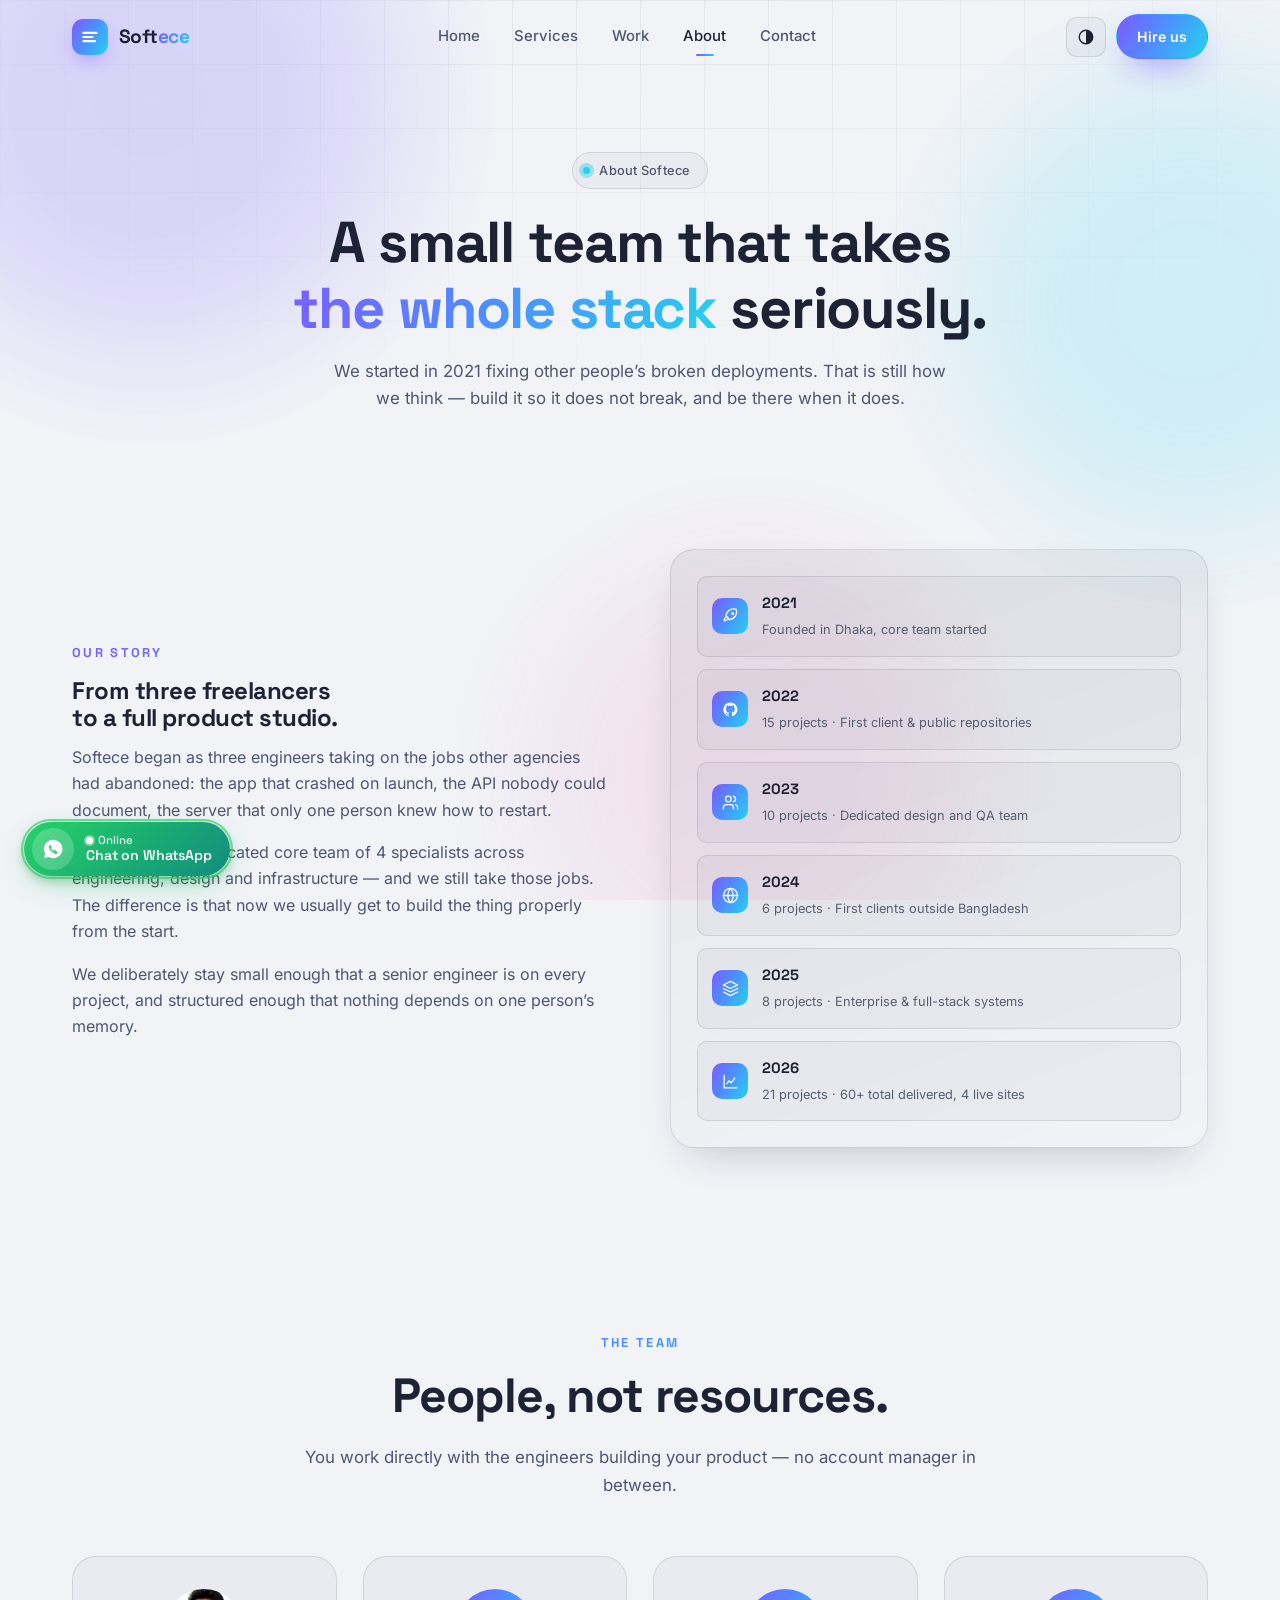
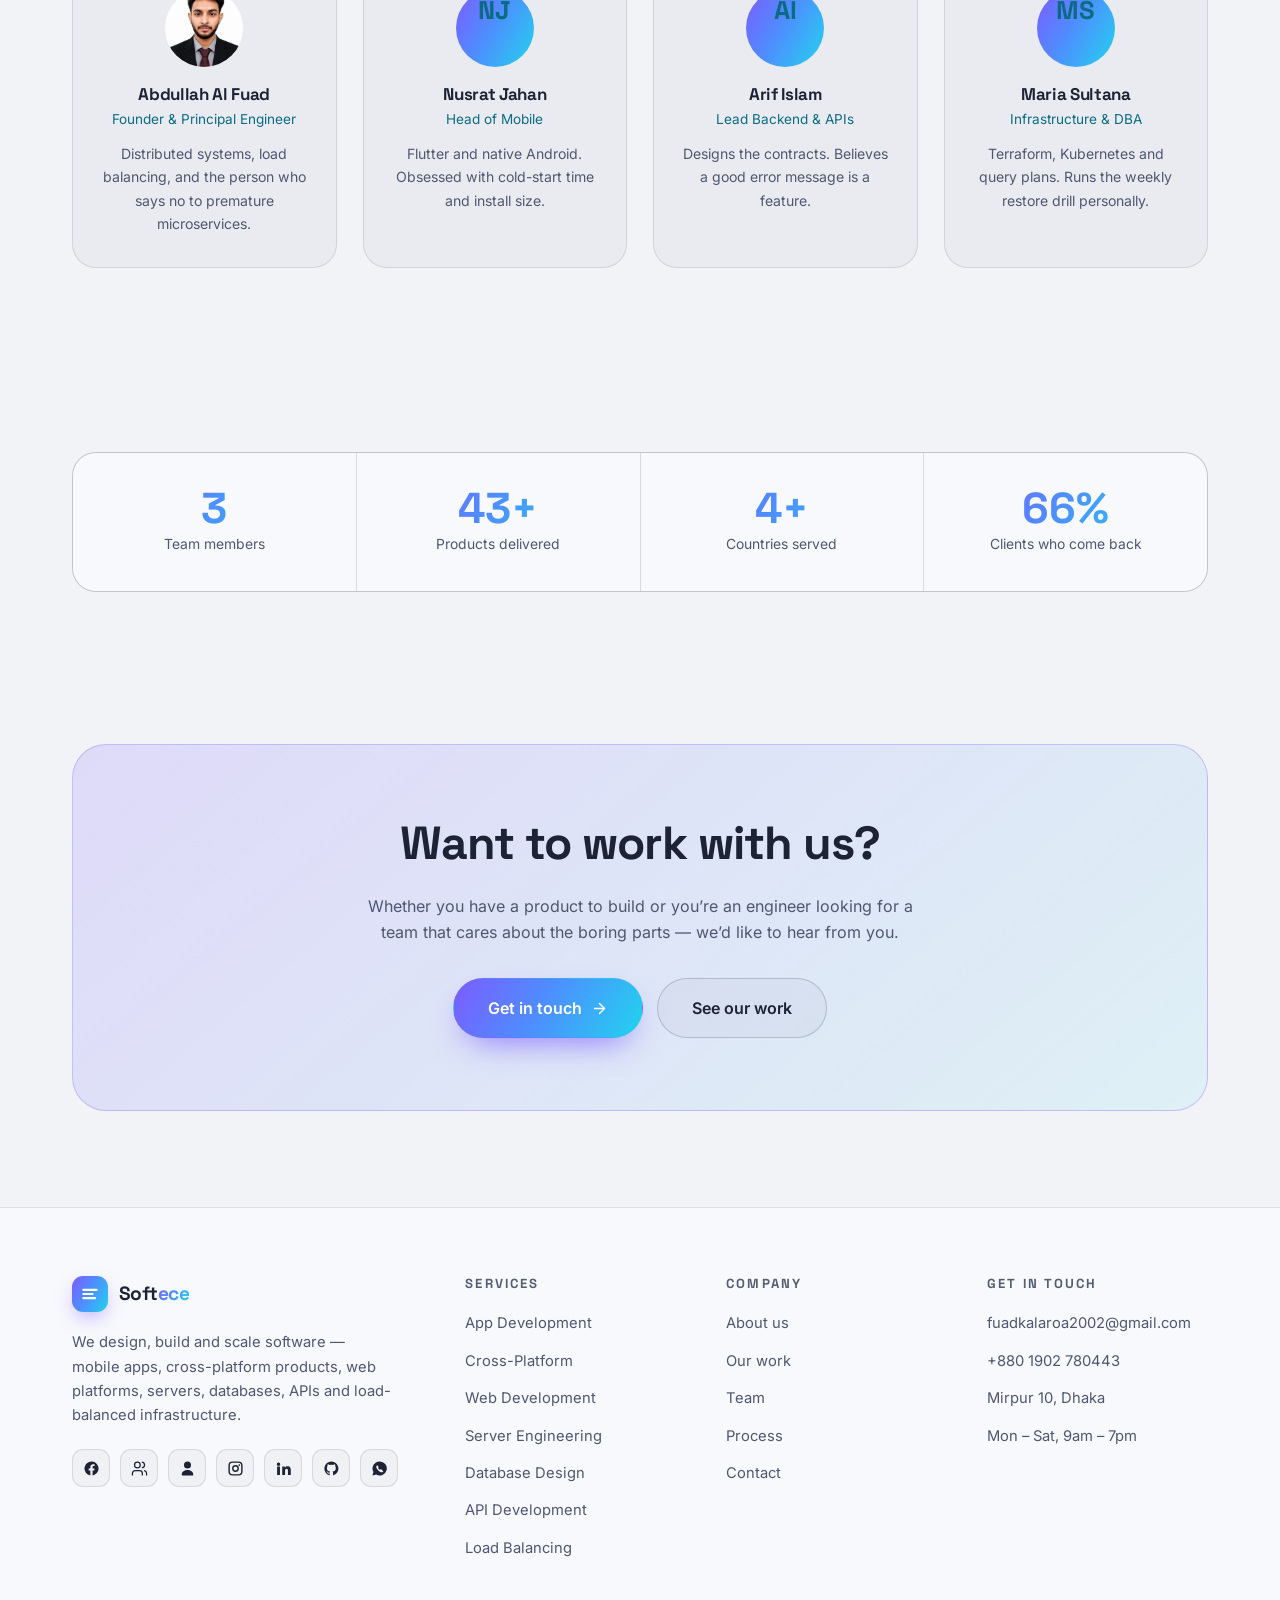
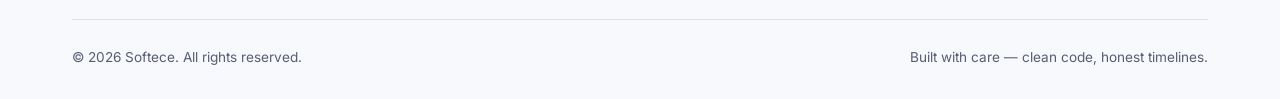
<file: about/index.html>
<!DOCTYPE html>
<html lang="en">
<head>
<meta charset="UTF-8">
<title>Redirecting to Softece</title>
<meta name="robots" content="noindex">
<link rel="canonical" href="https://fuad2e3.github.io/Softece/#about">
<meta http-equiv="refresh" content="0; url=../#about">
<script>location.replace('../#about');</script>
</head>
<body><p>Softece moved to <a href="../#about">one page</a>.</p></body>
</html>
</file>
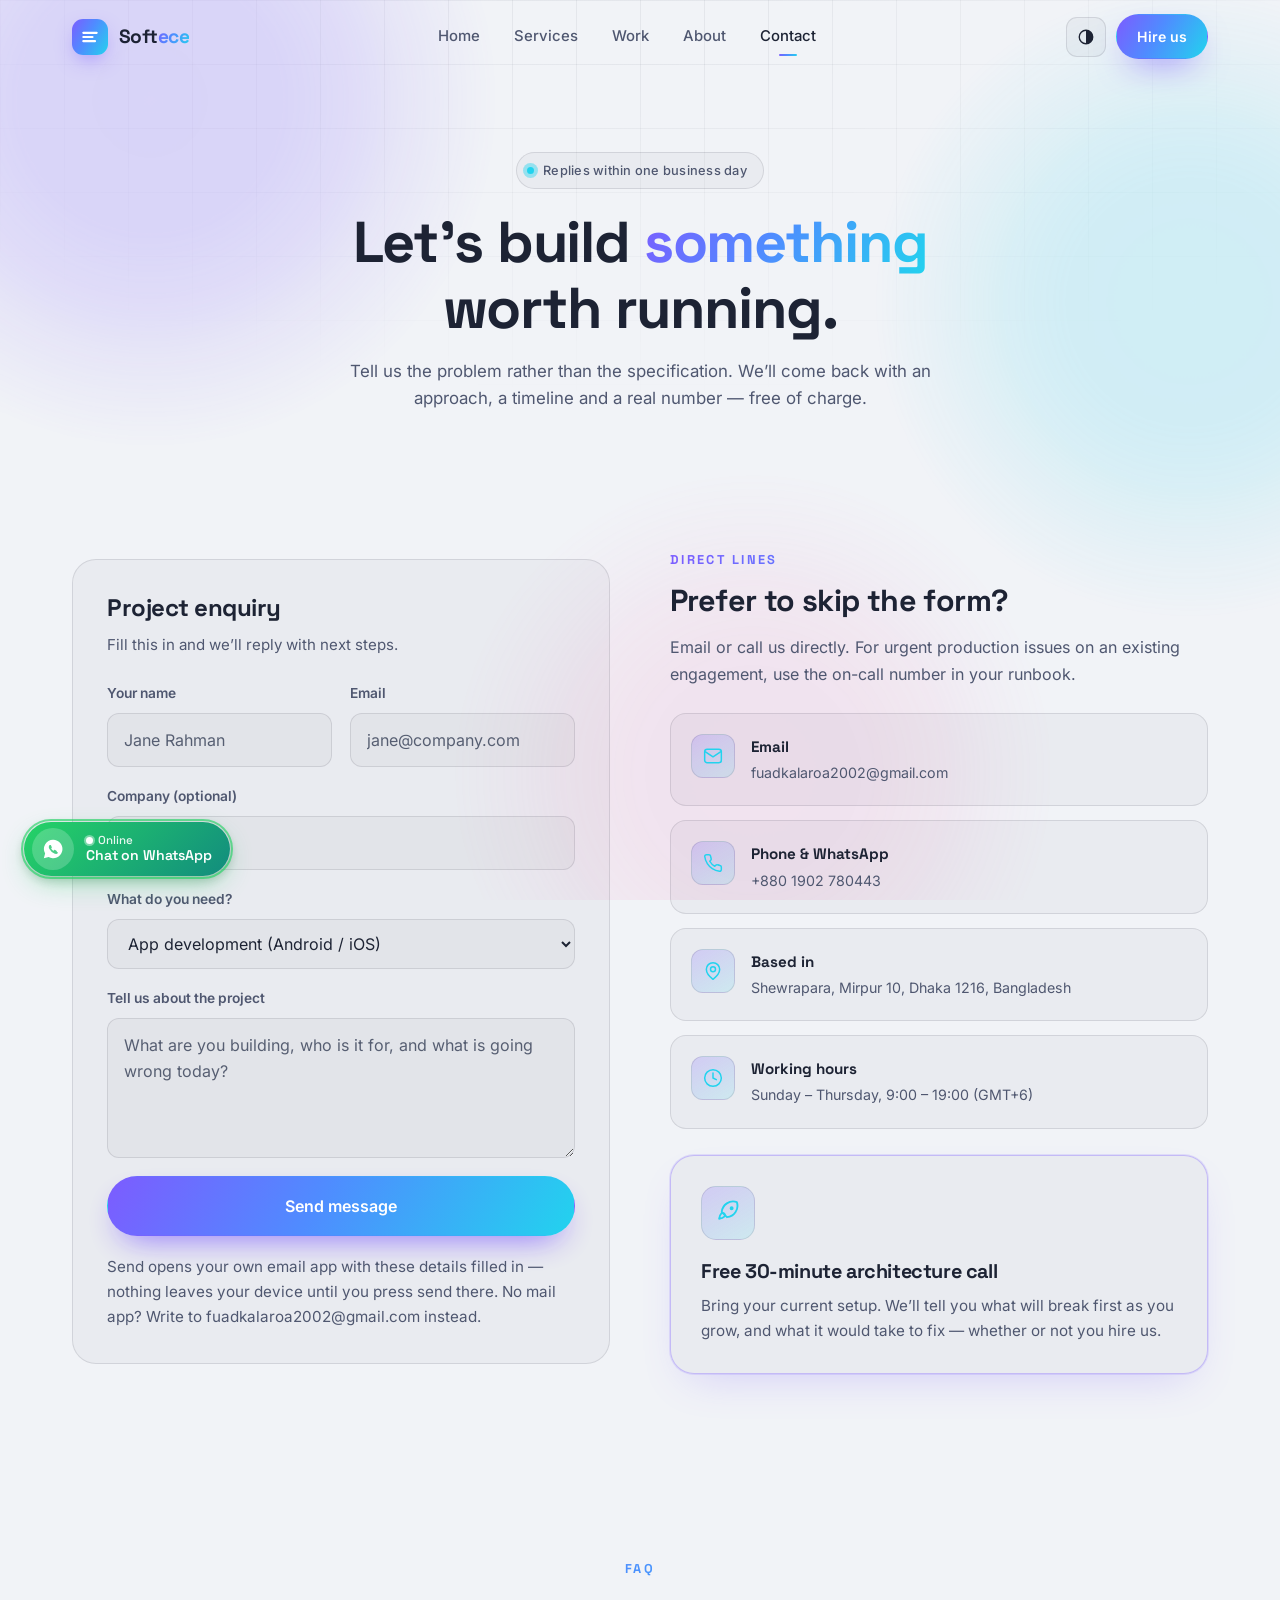
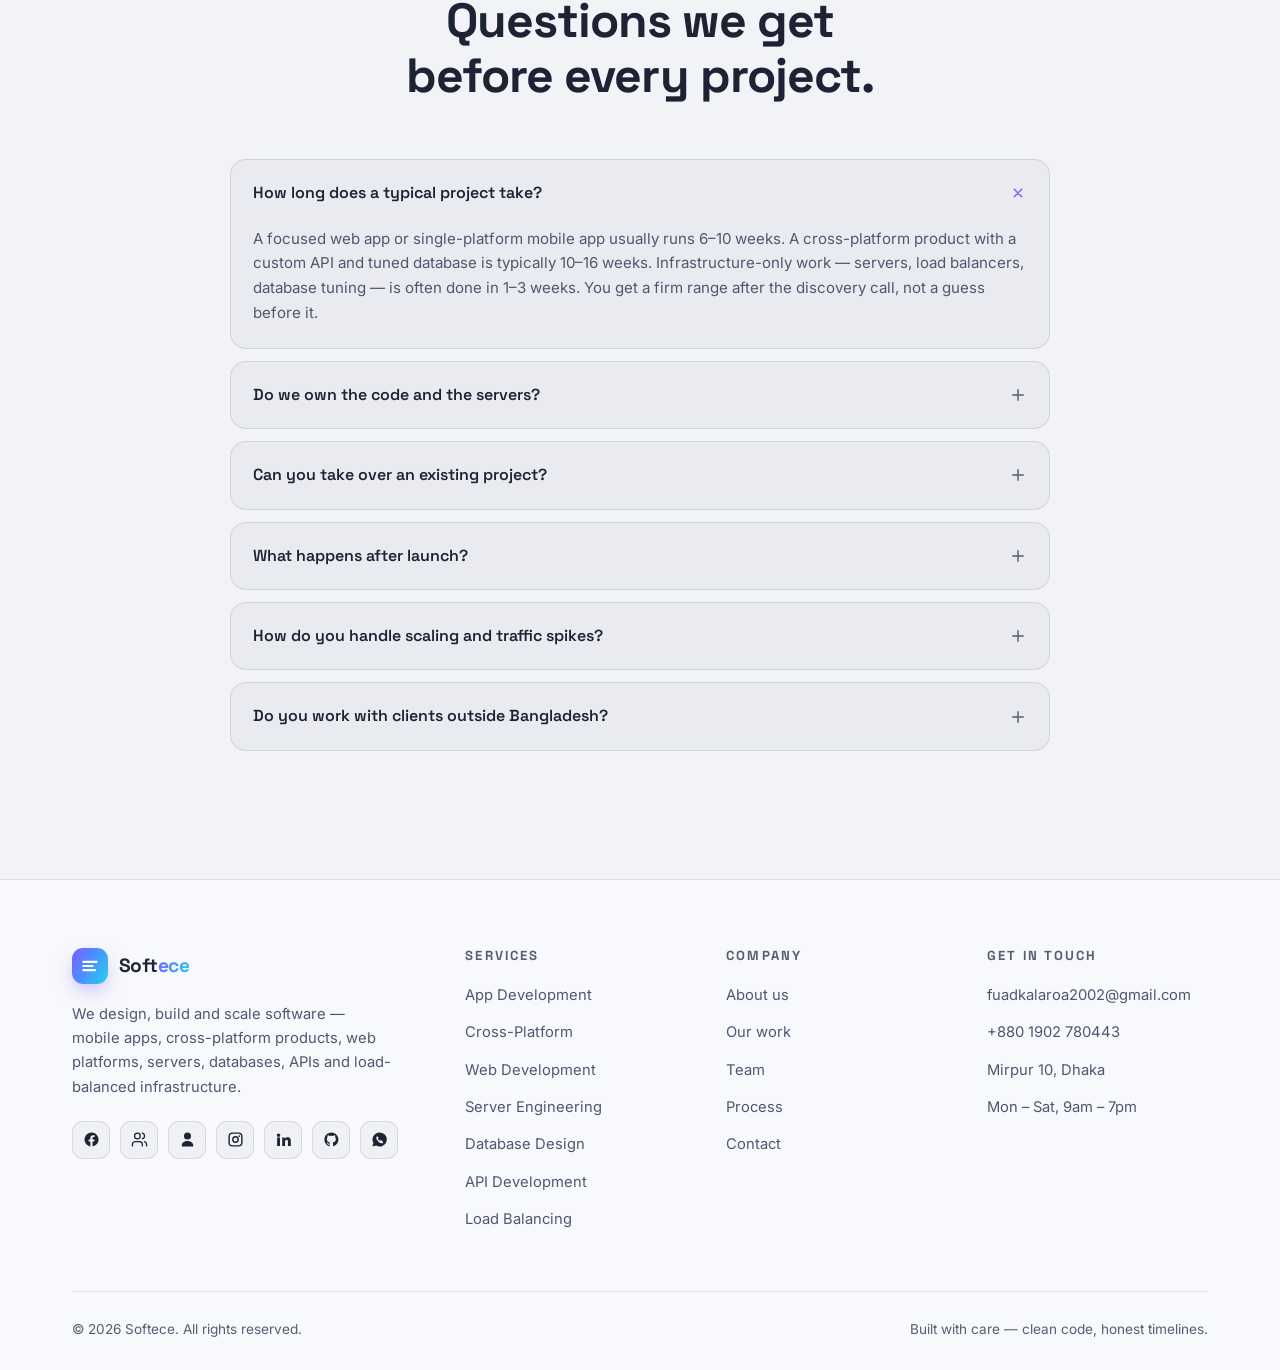
<file: contact/index.html>
<!DOCTYPE html>
<html lang="en">
<head>
<meta charset="UTF-8">
<title>Redirecting to Softece</title>
<meta name="robots" content="noindex">
<link rel="canonical" href="https://fuad2e3.github.io/Softece/#contact">
<meta http-equiv="refresh" content="0; url=../#contact">
<script>location.replace('../#contact');</script>
</head>
<body><p>Softece moved to <a href="../#contact">one page</a>.</p></body>
</html>
</file>
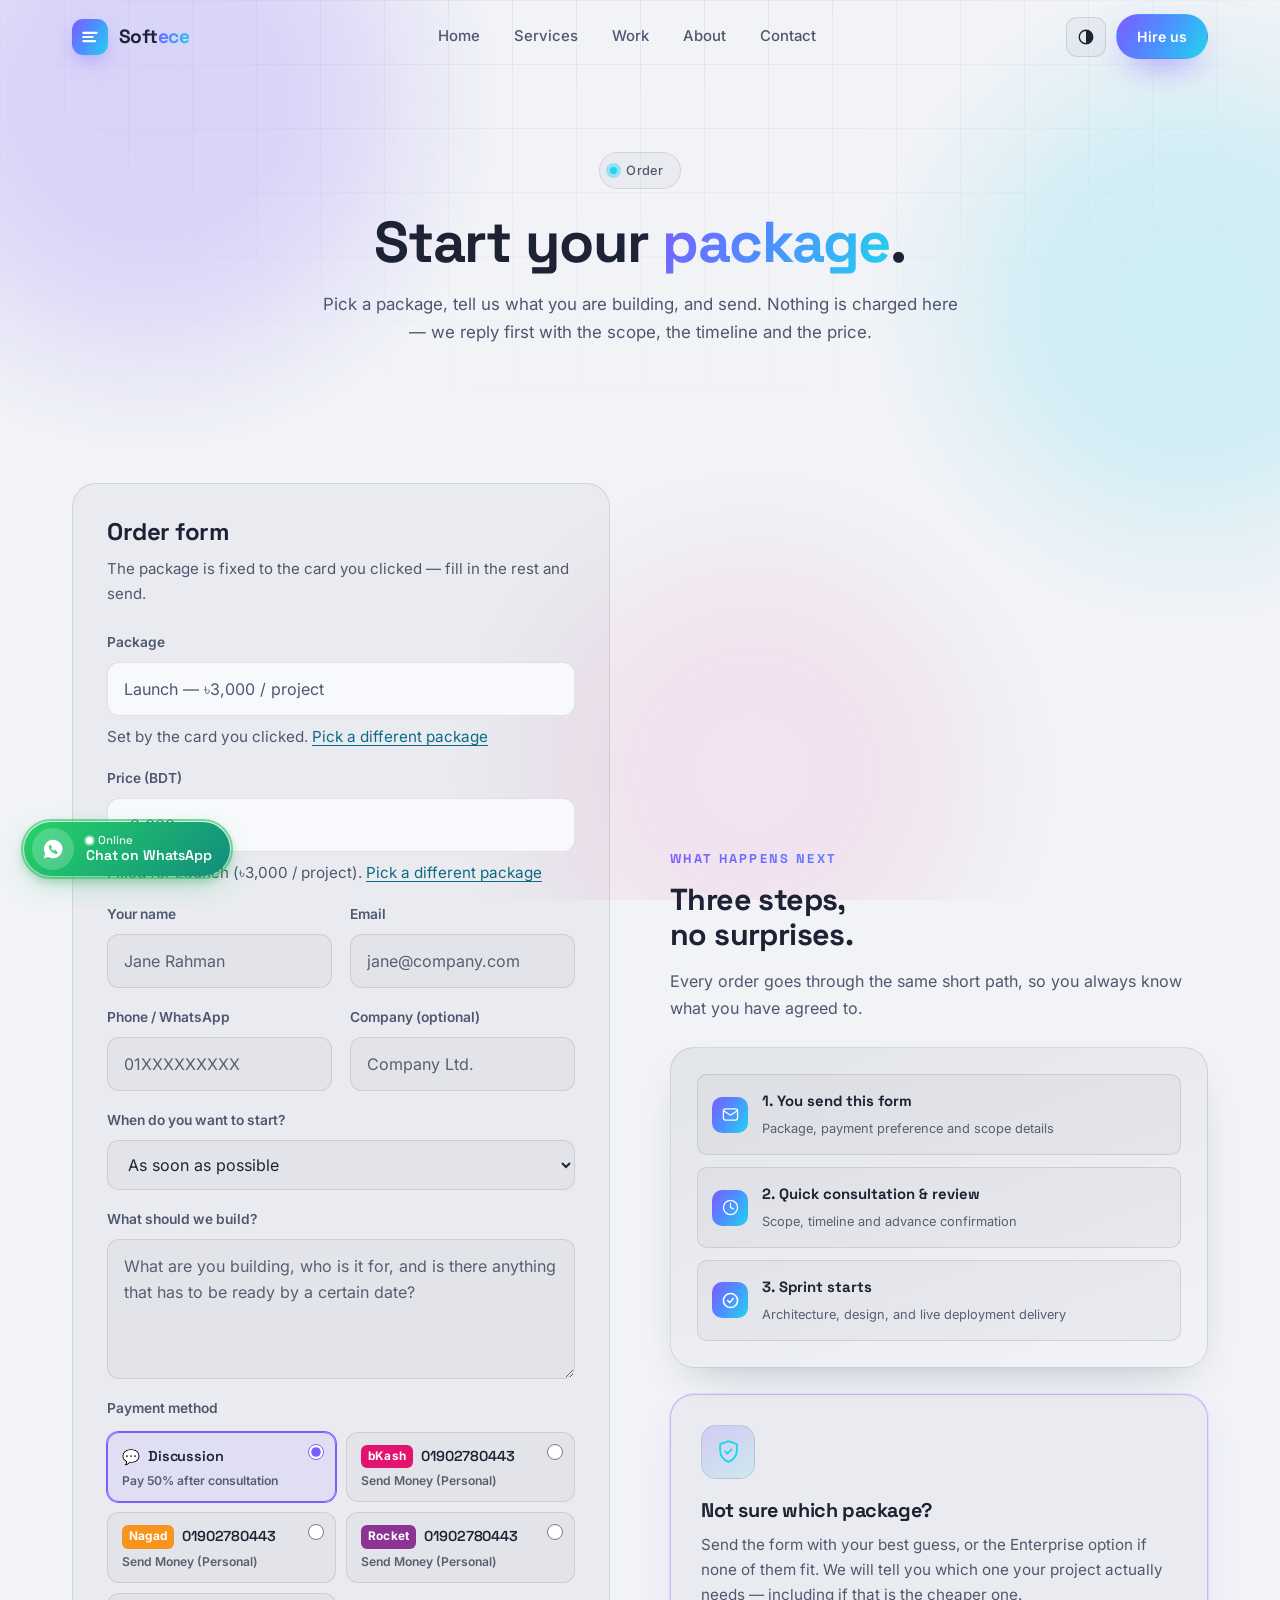
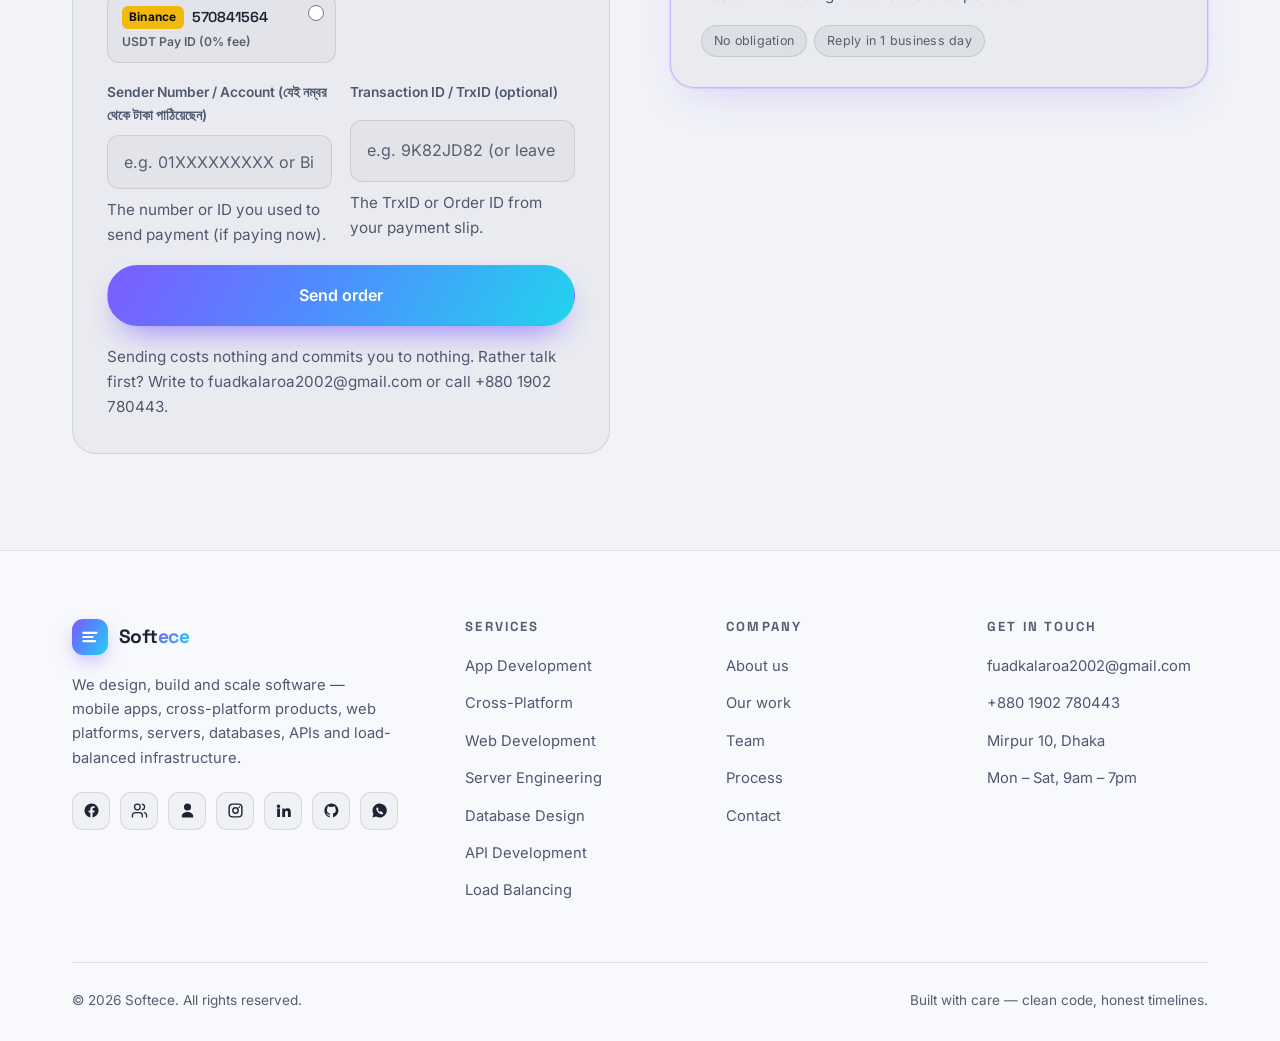
<file: order/index.html>
<!DOCTYPE html>
<html lang="en">
<head>
<meta charset="UTF-8">
<title>Redirecting to Softece</title>
<meta name="robots" content="noindex">
<link rel="canonical" href="https://fuad2e3.github.io/Softece/#order">
<meta http-equiv="refresh" content="0; url=../#order">
<script>location.replace('../#order');</script>
</head>
<body><p>Softece moved to <a href="../#order">one page</a>.</p></body>
</html>
</file>
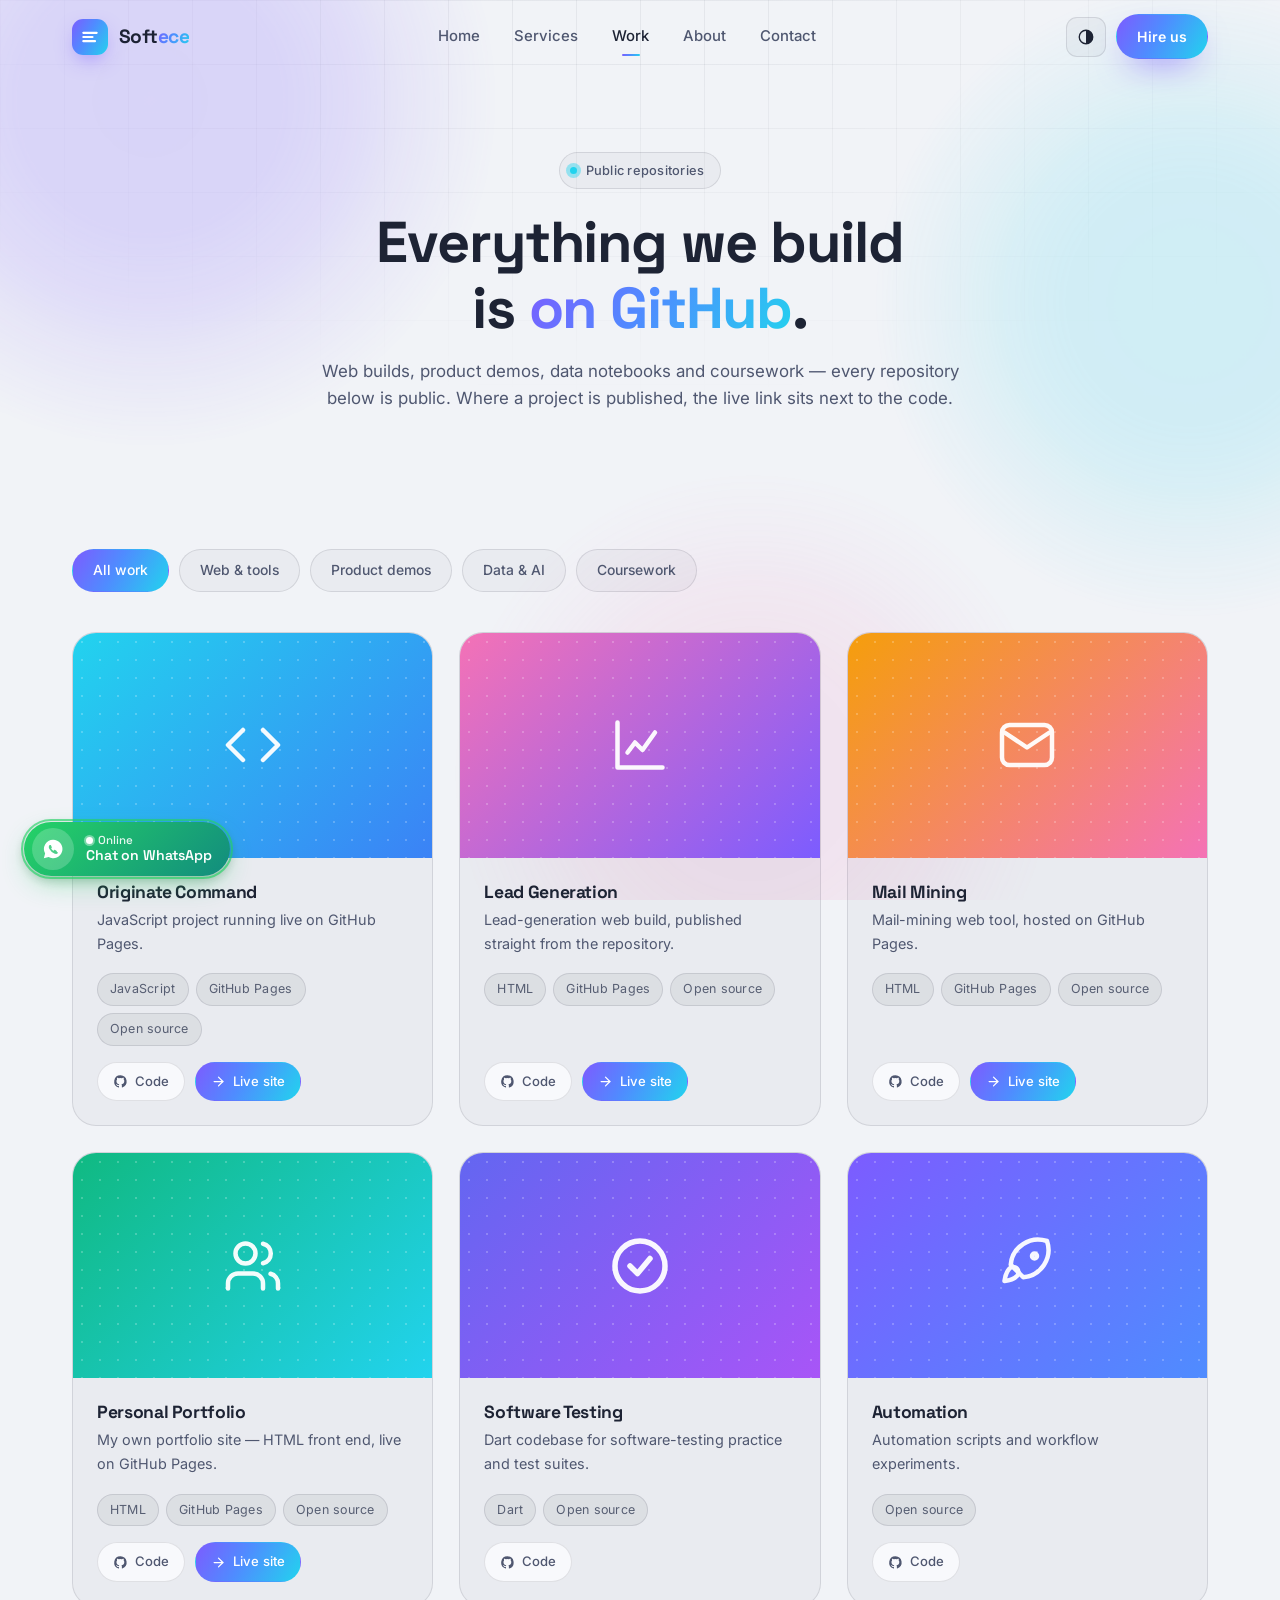
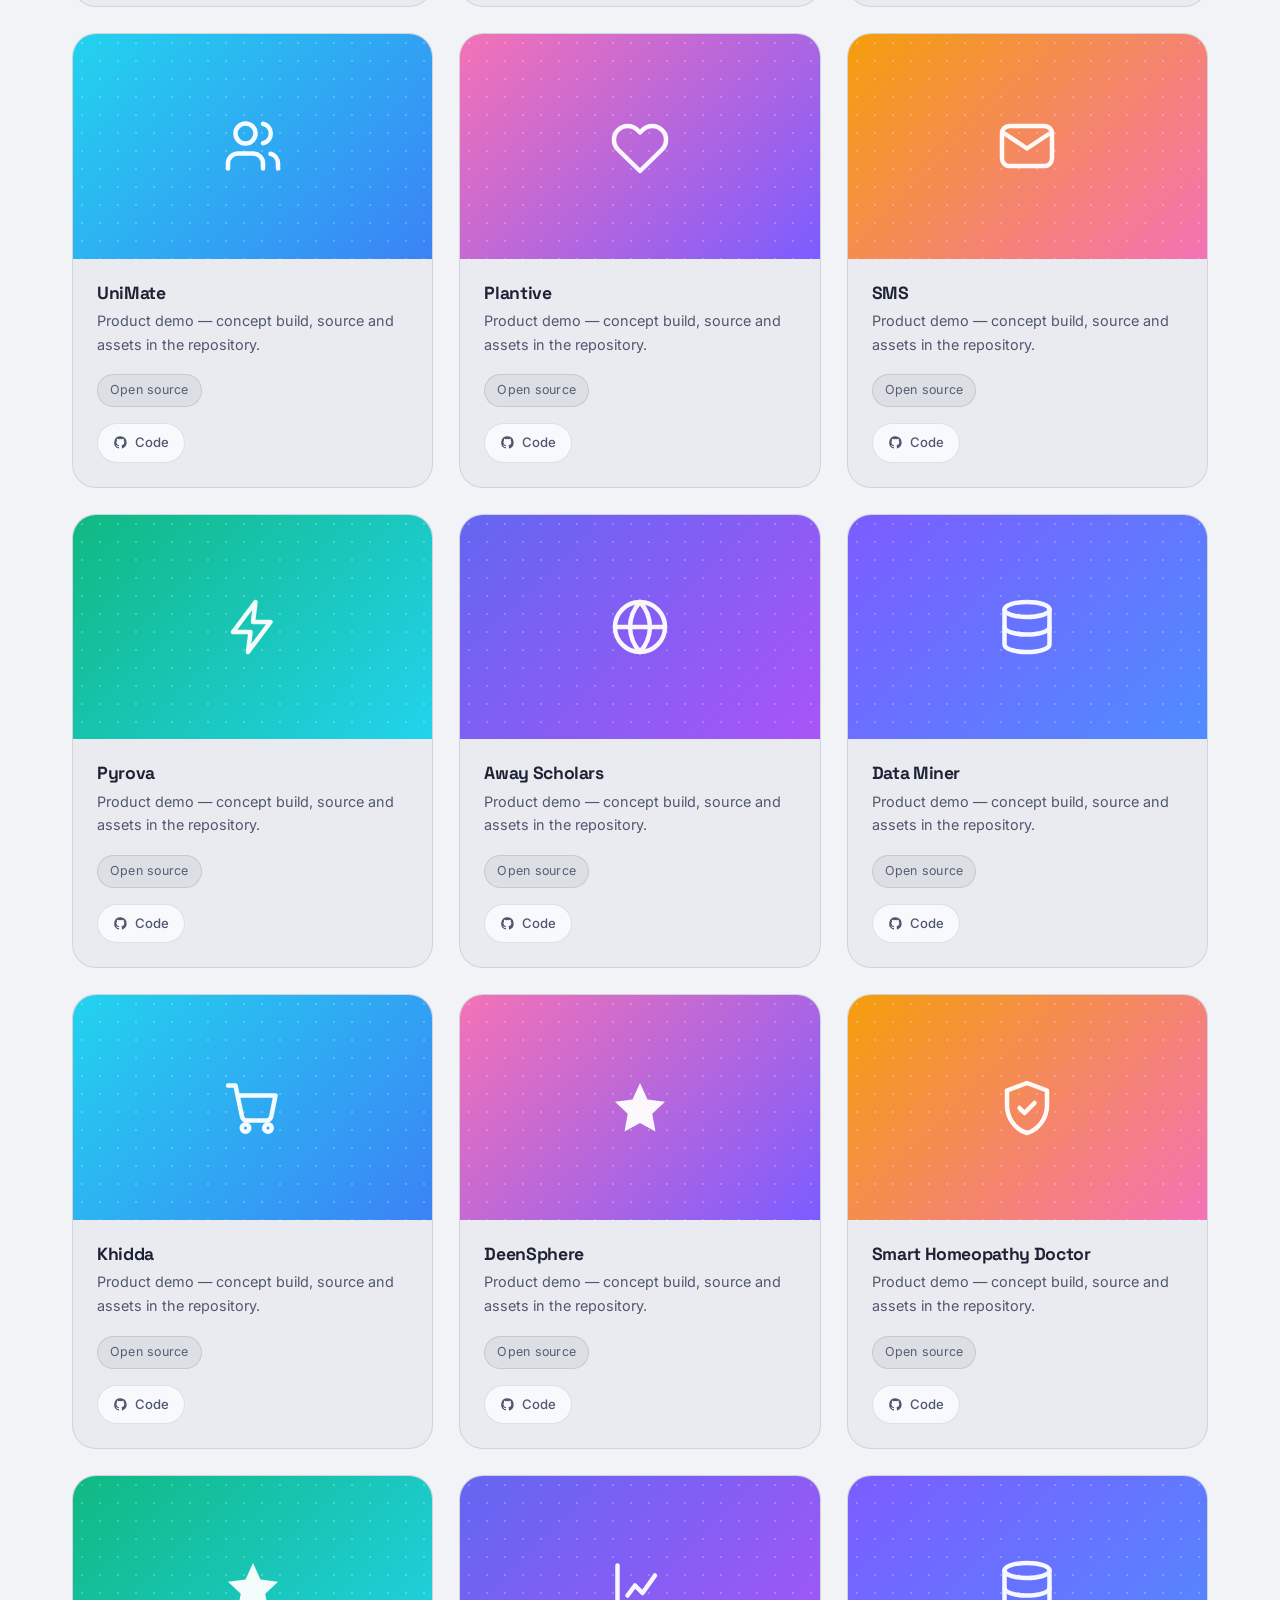
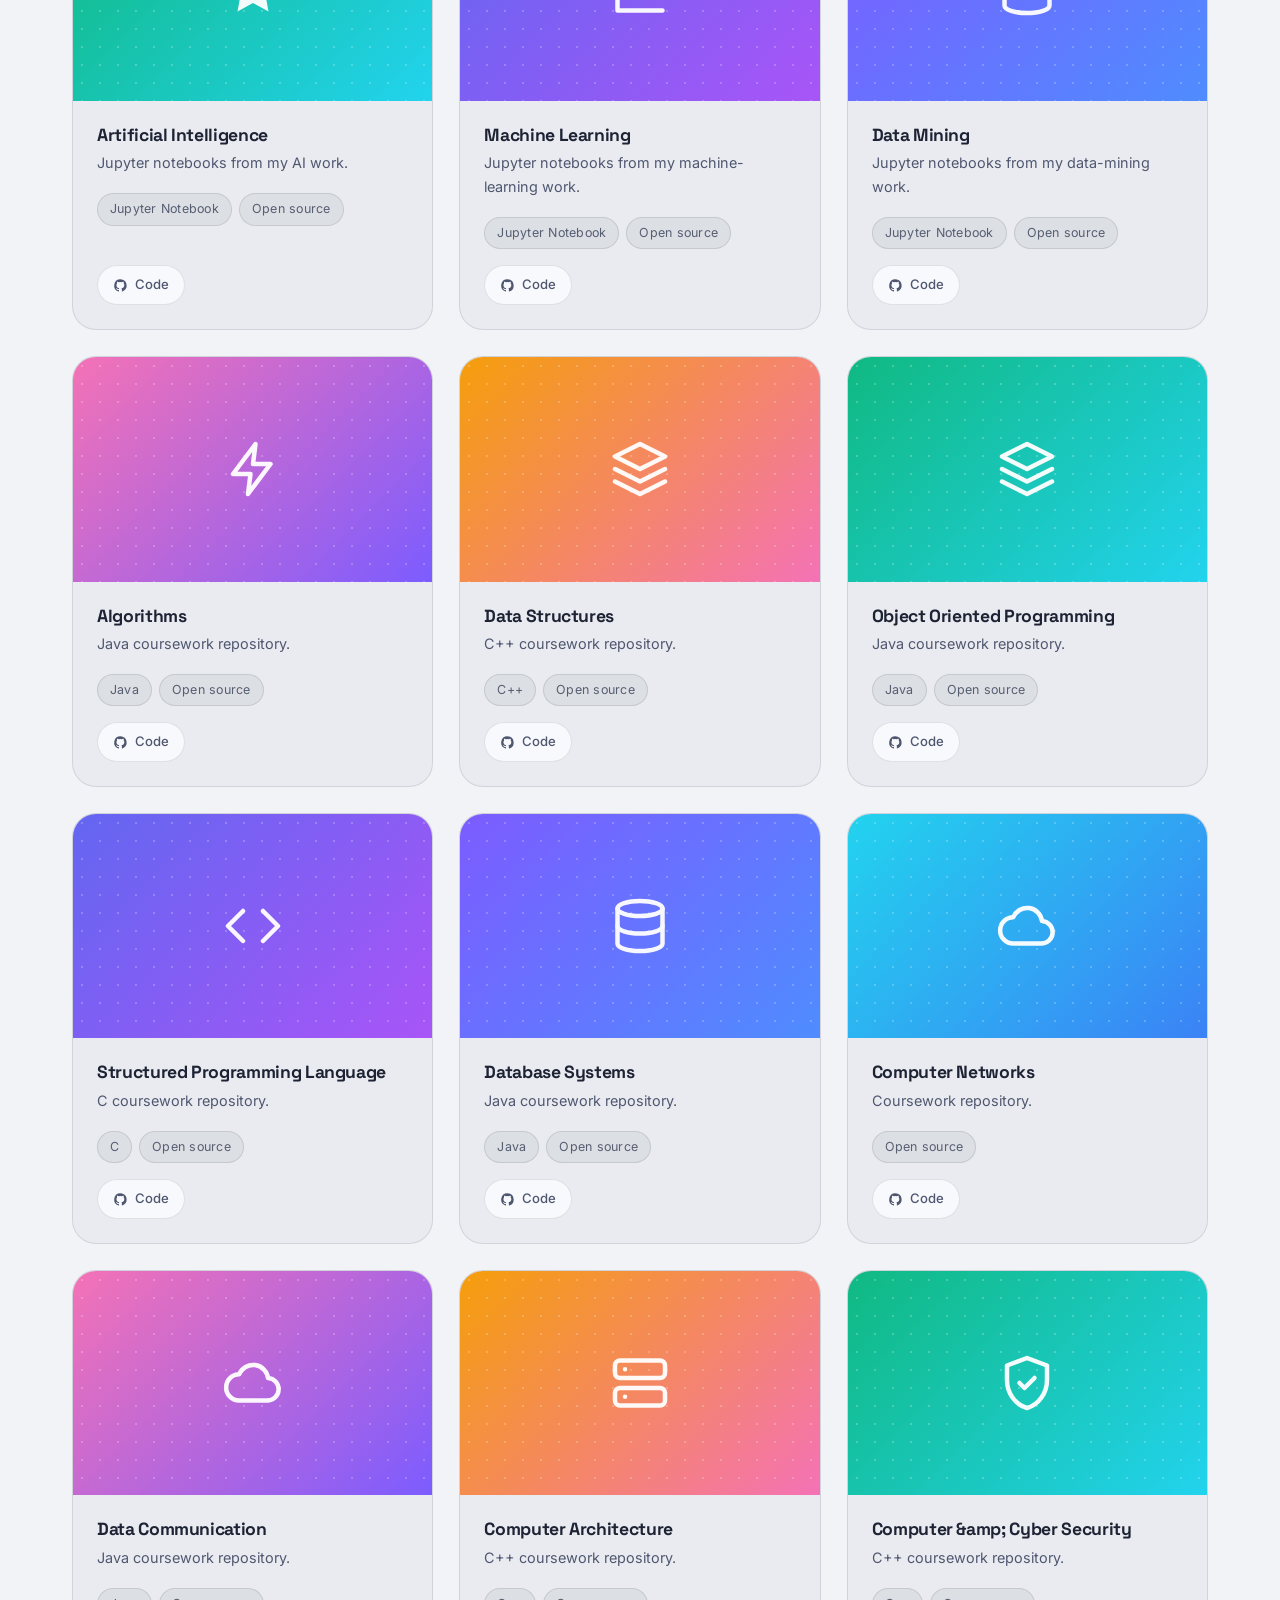
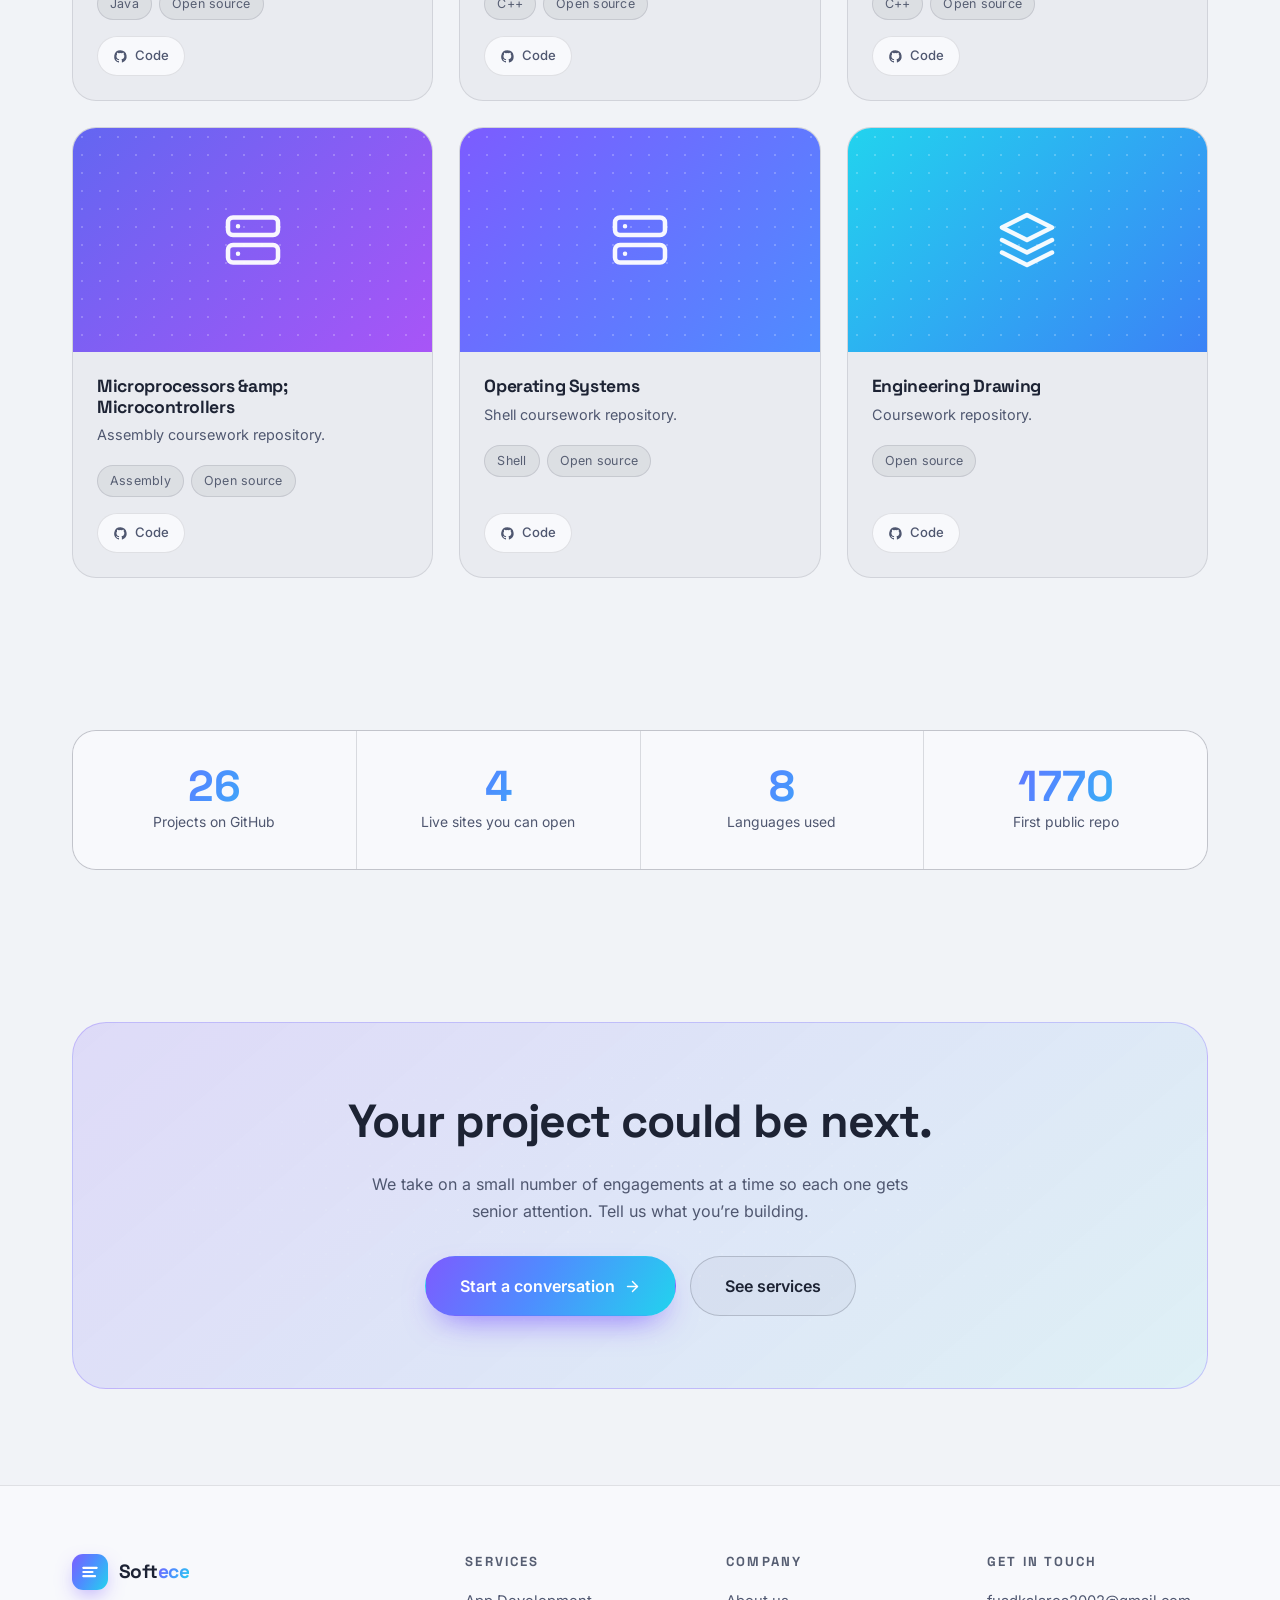
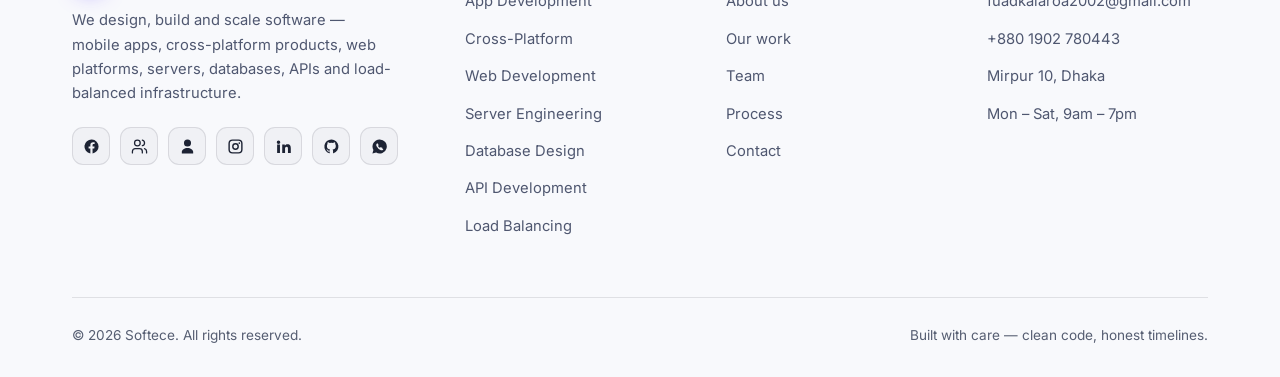
<file: portfolio/index.html>
<!DOCTYPE html>
<html lang="en">
<head>
<meta charset="UTF-8">
<title>Redirecting to Softece</title>
<meta name="robots" content="noindex">
<link rel="canonical" href="https://fuad2e3.github.io/Softece/#work">
<meta http-equiv="refresh" content="0; url=../#work">
<script>location.replace('../#work');</script>
</head>
<body><p>Softece moved to <a href="../#work">one page</a>.</p></body>
</html>
</file>
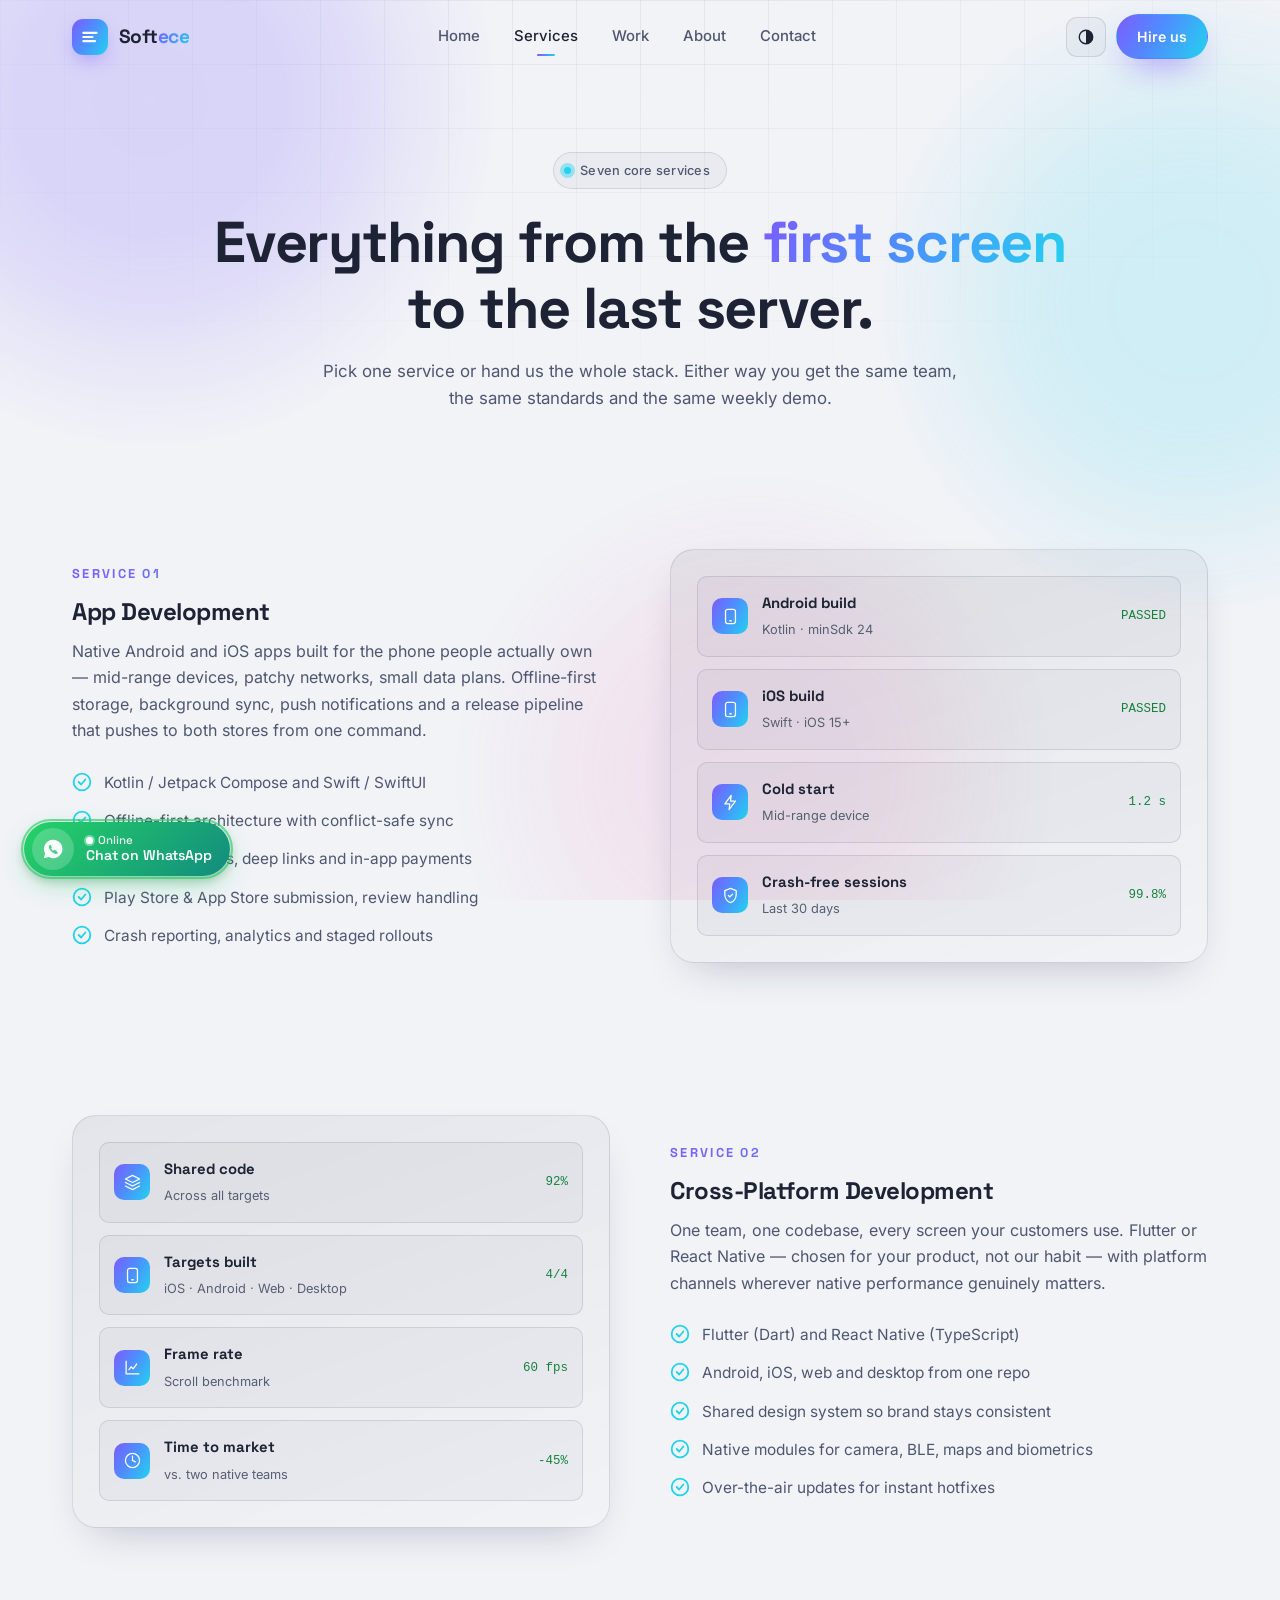
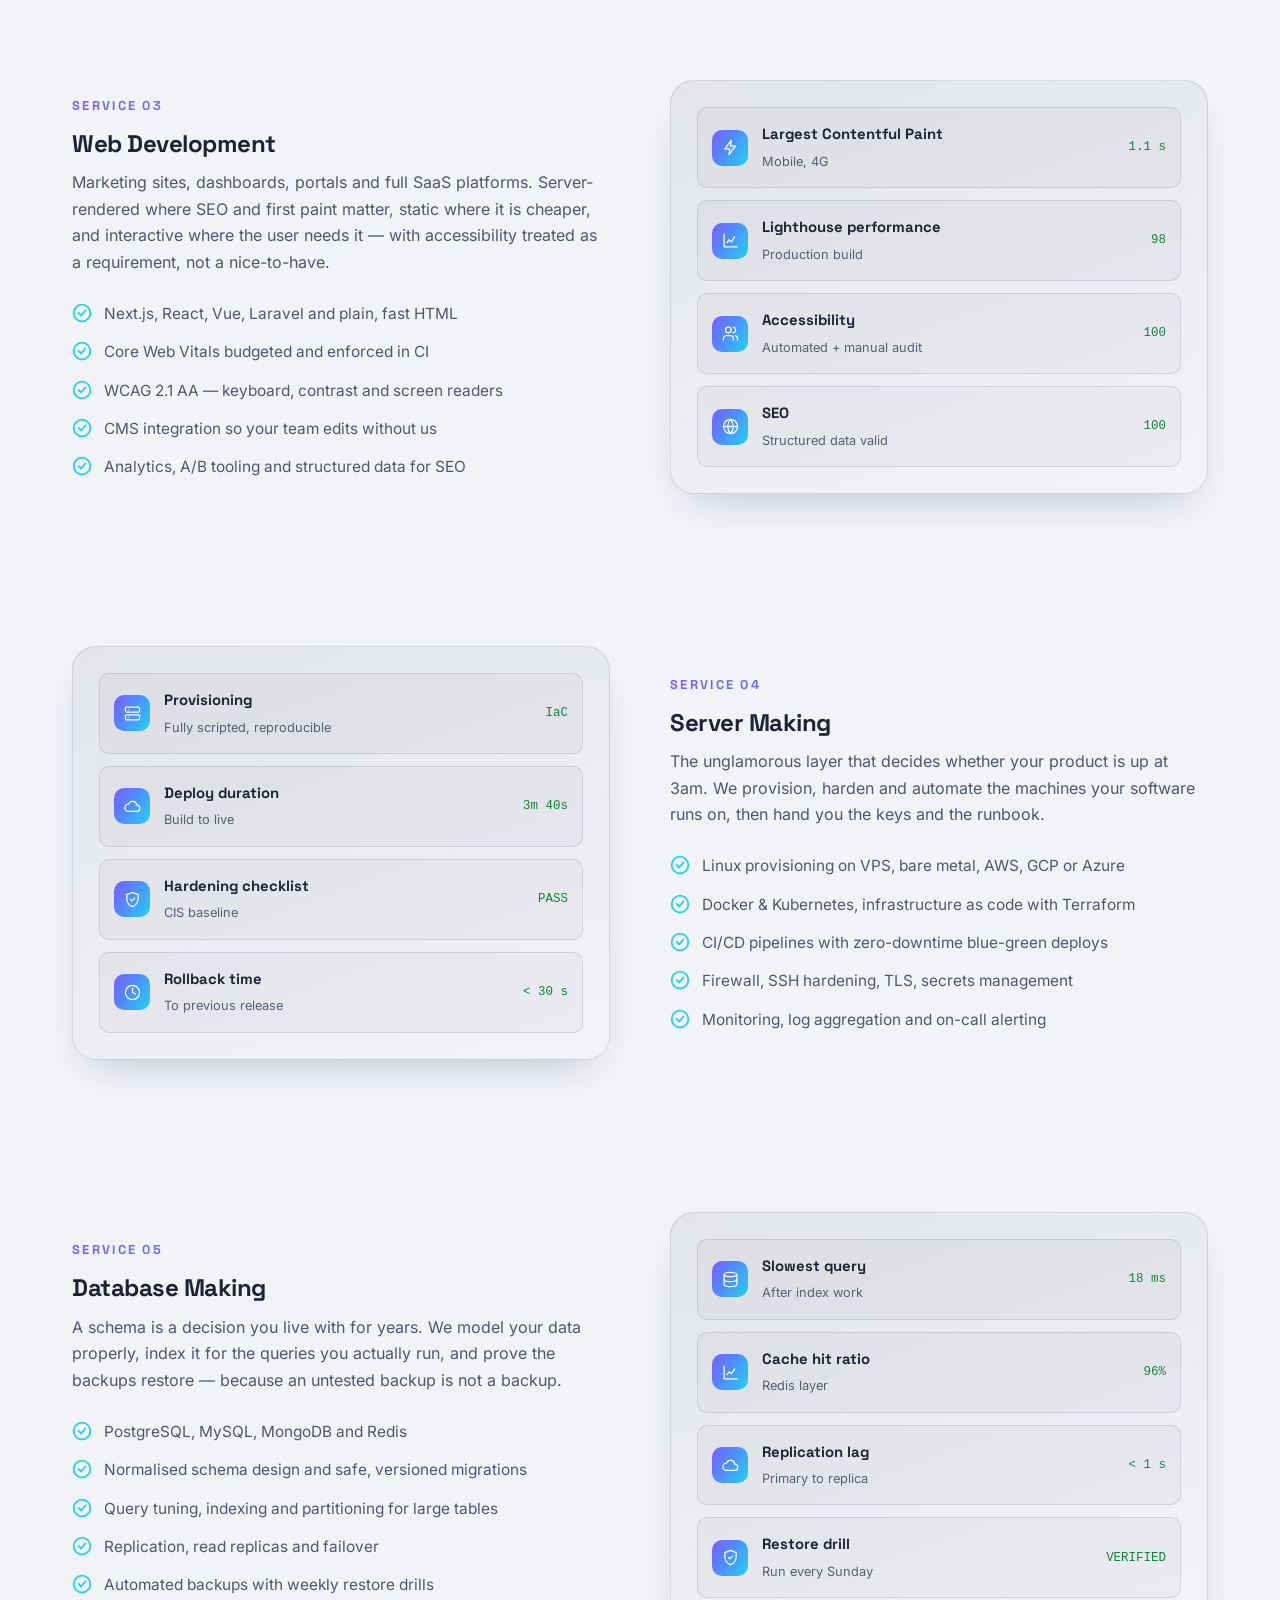
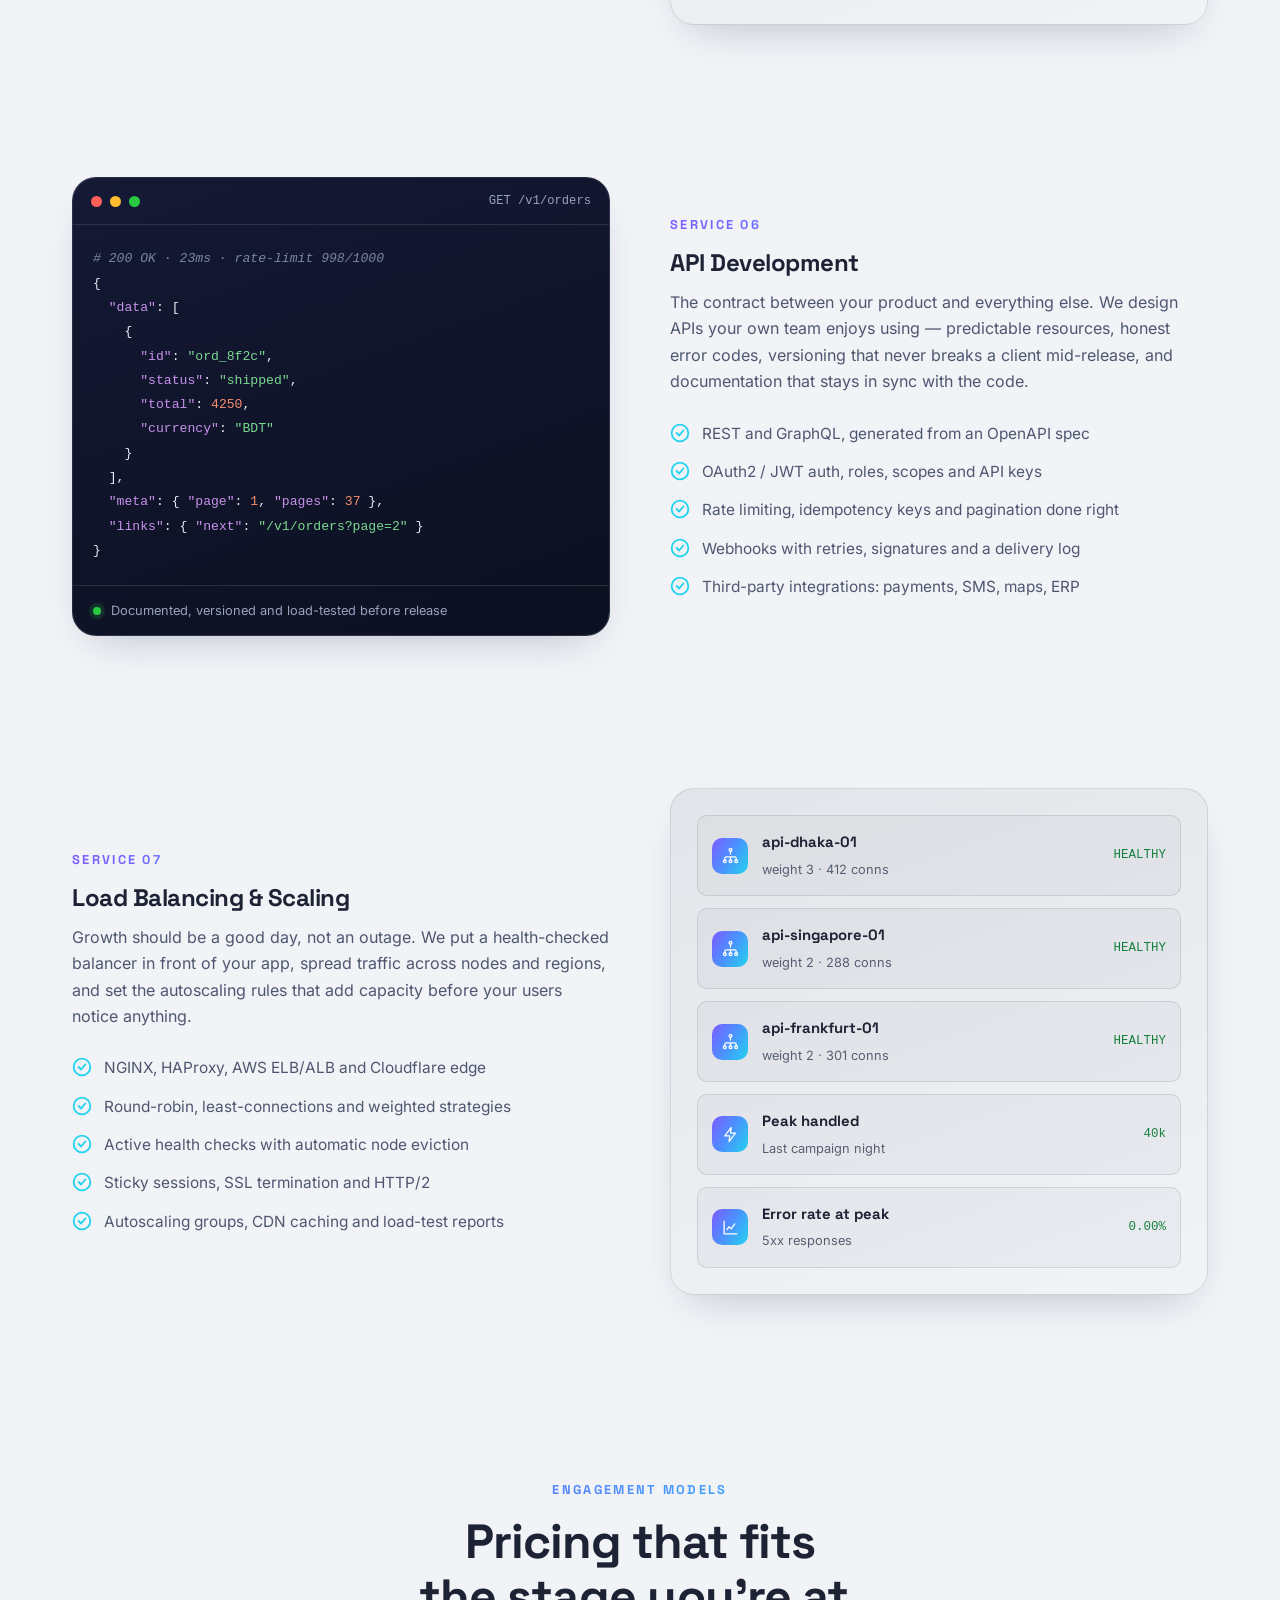
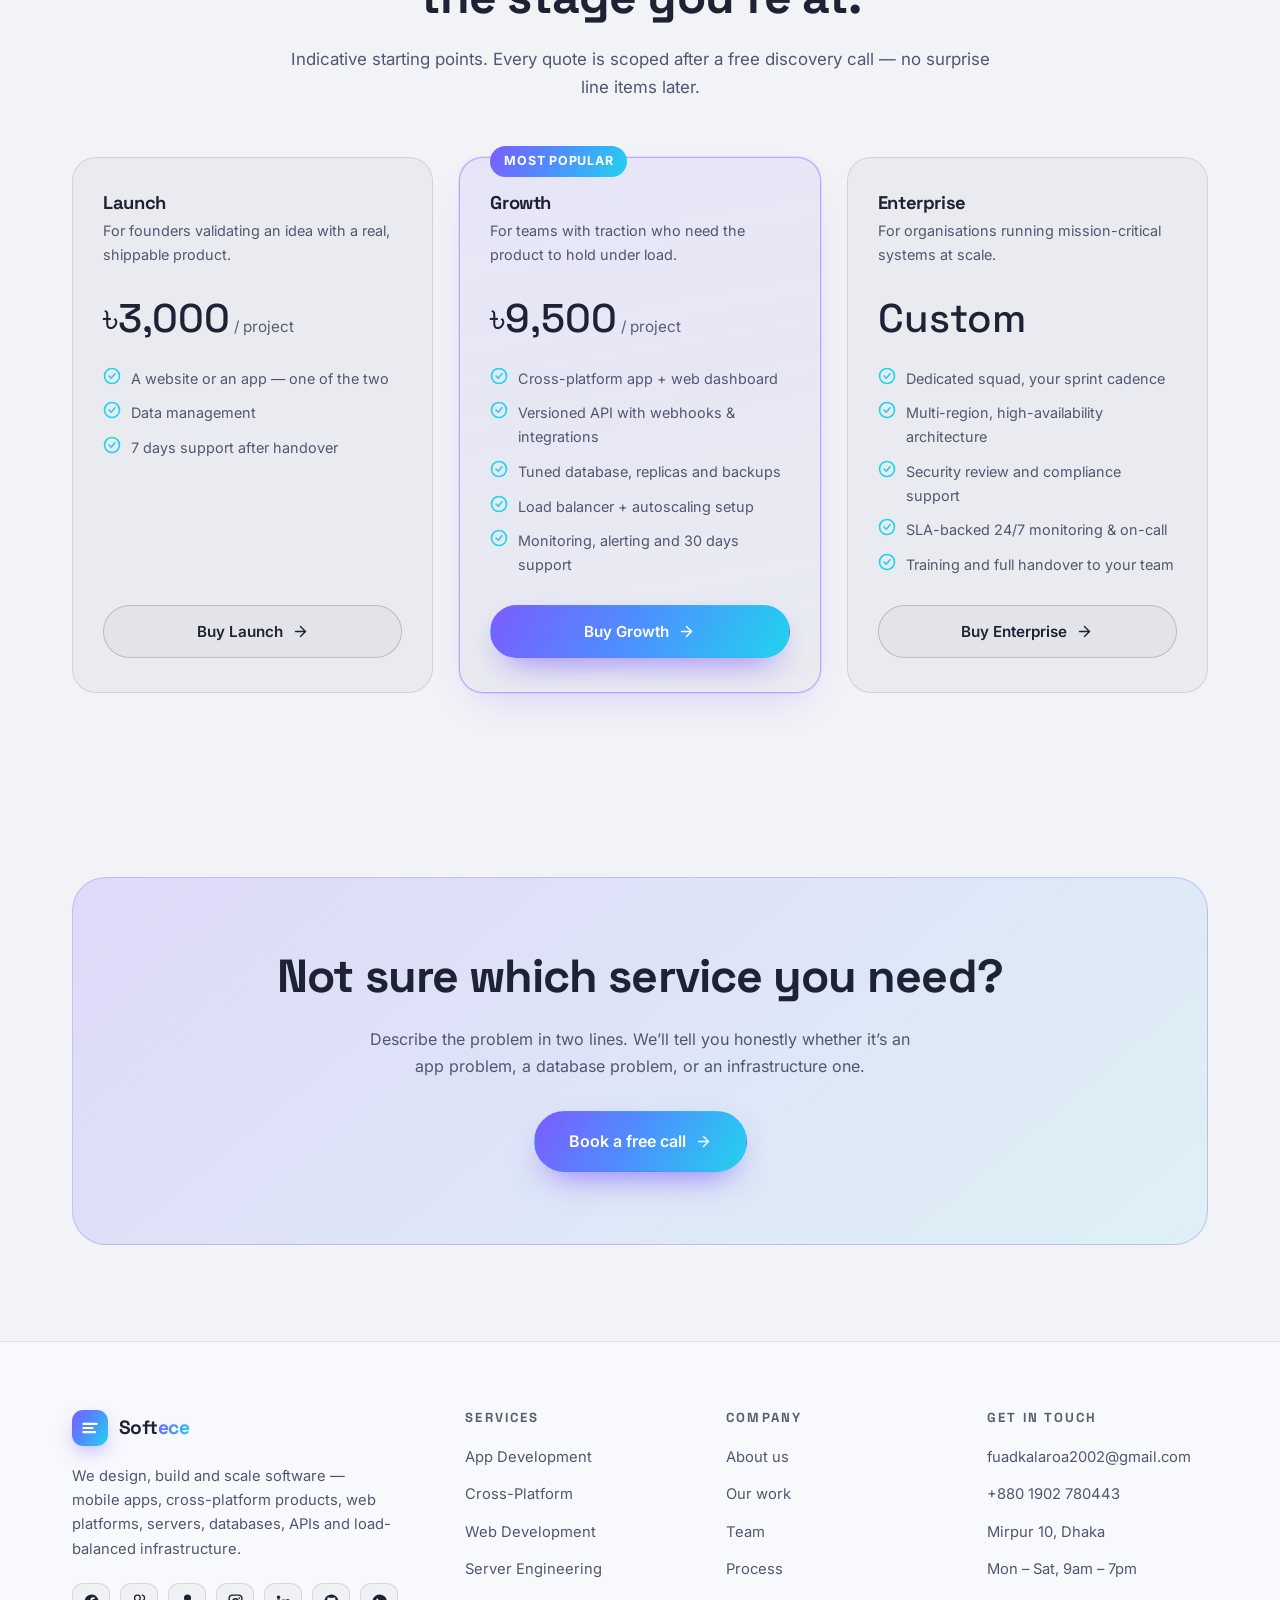
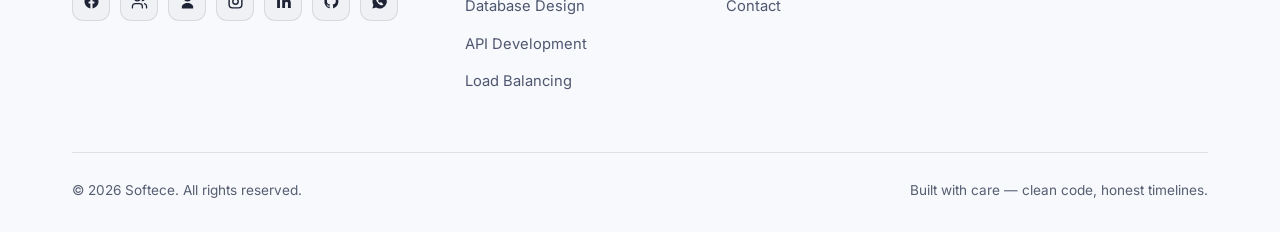
<file: services/index.html>
<!DOCTYPE html>
<html lang="en">
<head>
<meta charset="UTF-8">
<title>Redirecting to Softece</title>
<meta name="robots" content="noindex">
<link rel="canonical" href="https://fuad2e3.github.io/Softece/#services">
<meta http-equiv="refresh" content="0; url=../#services">
<script>location.replace('../#services');</script>
</head>
<body><p>Softece moved to <a href="../#services">one page</a>.</p></body>
</html>
</file>
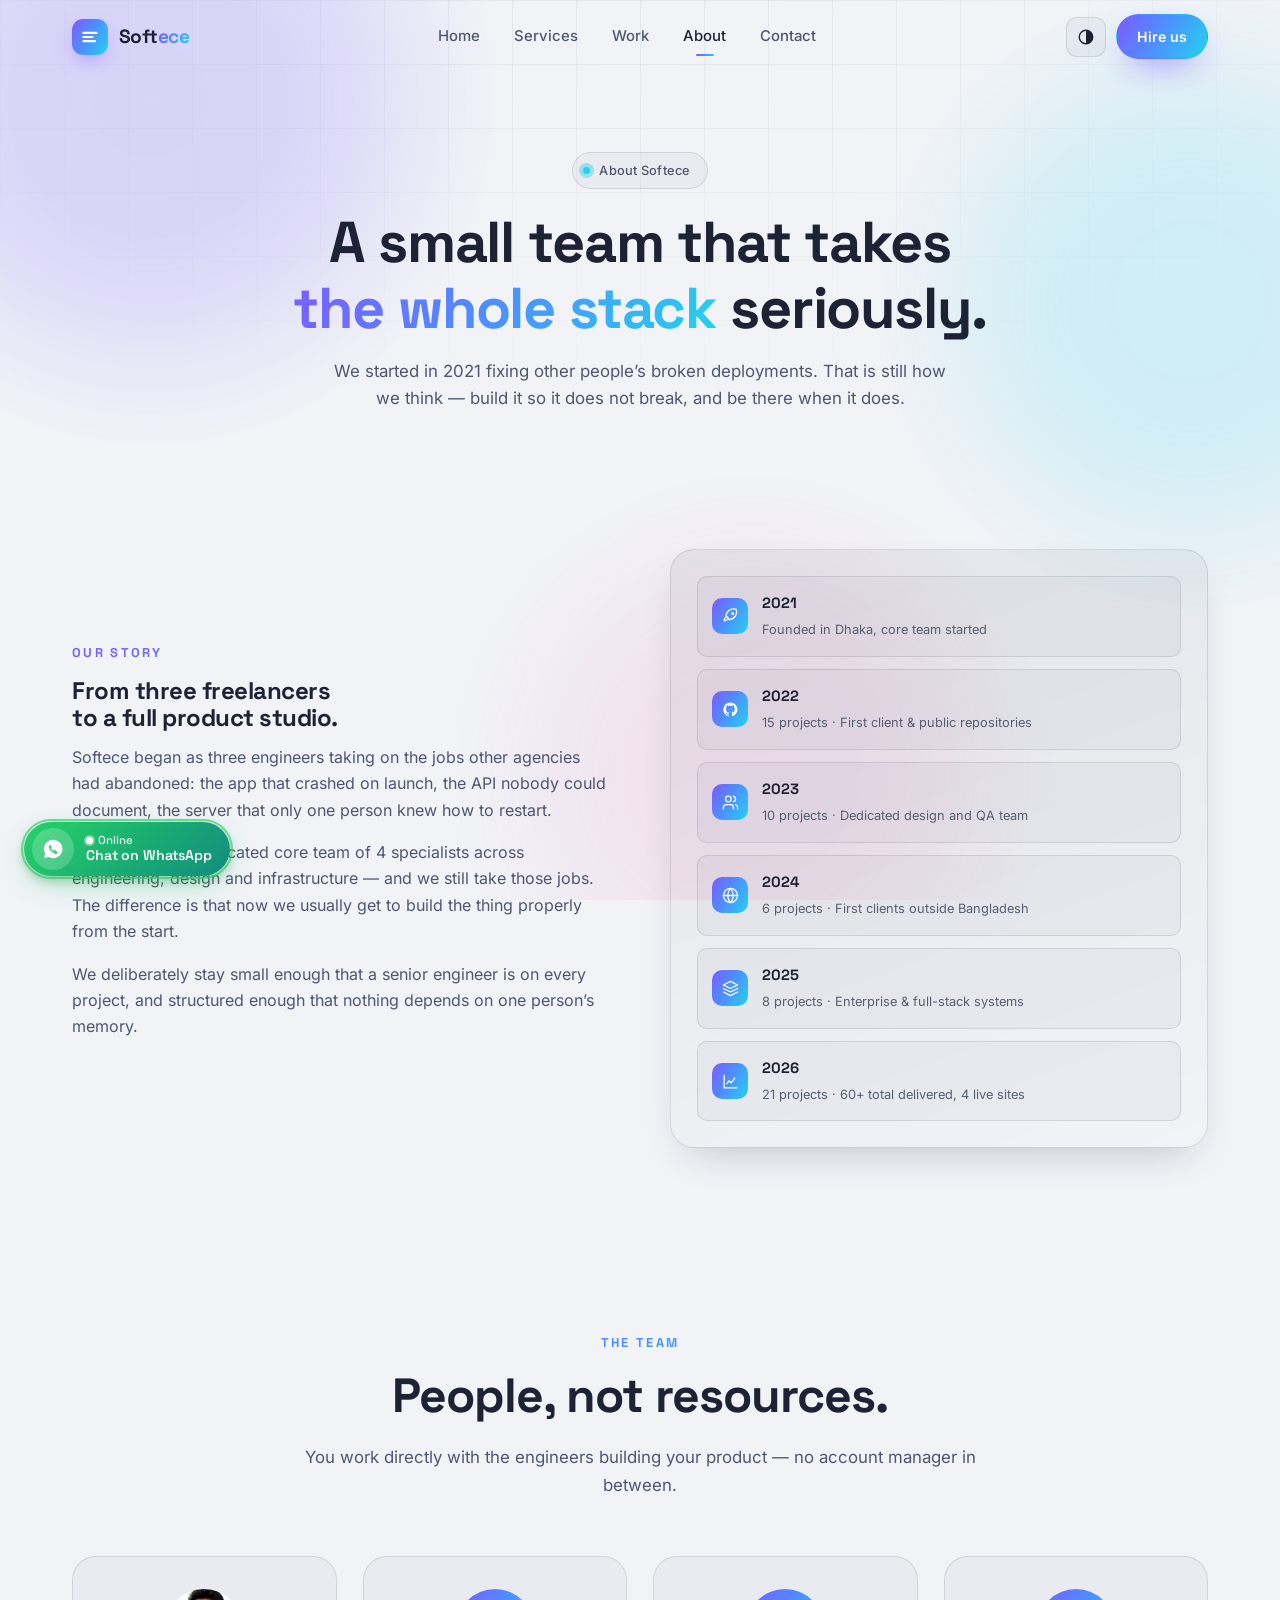
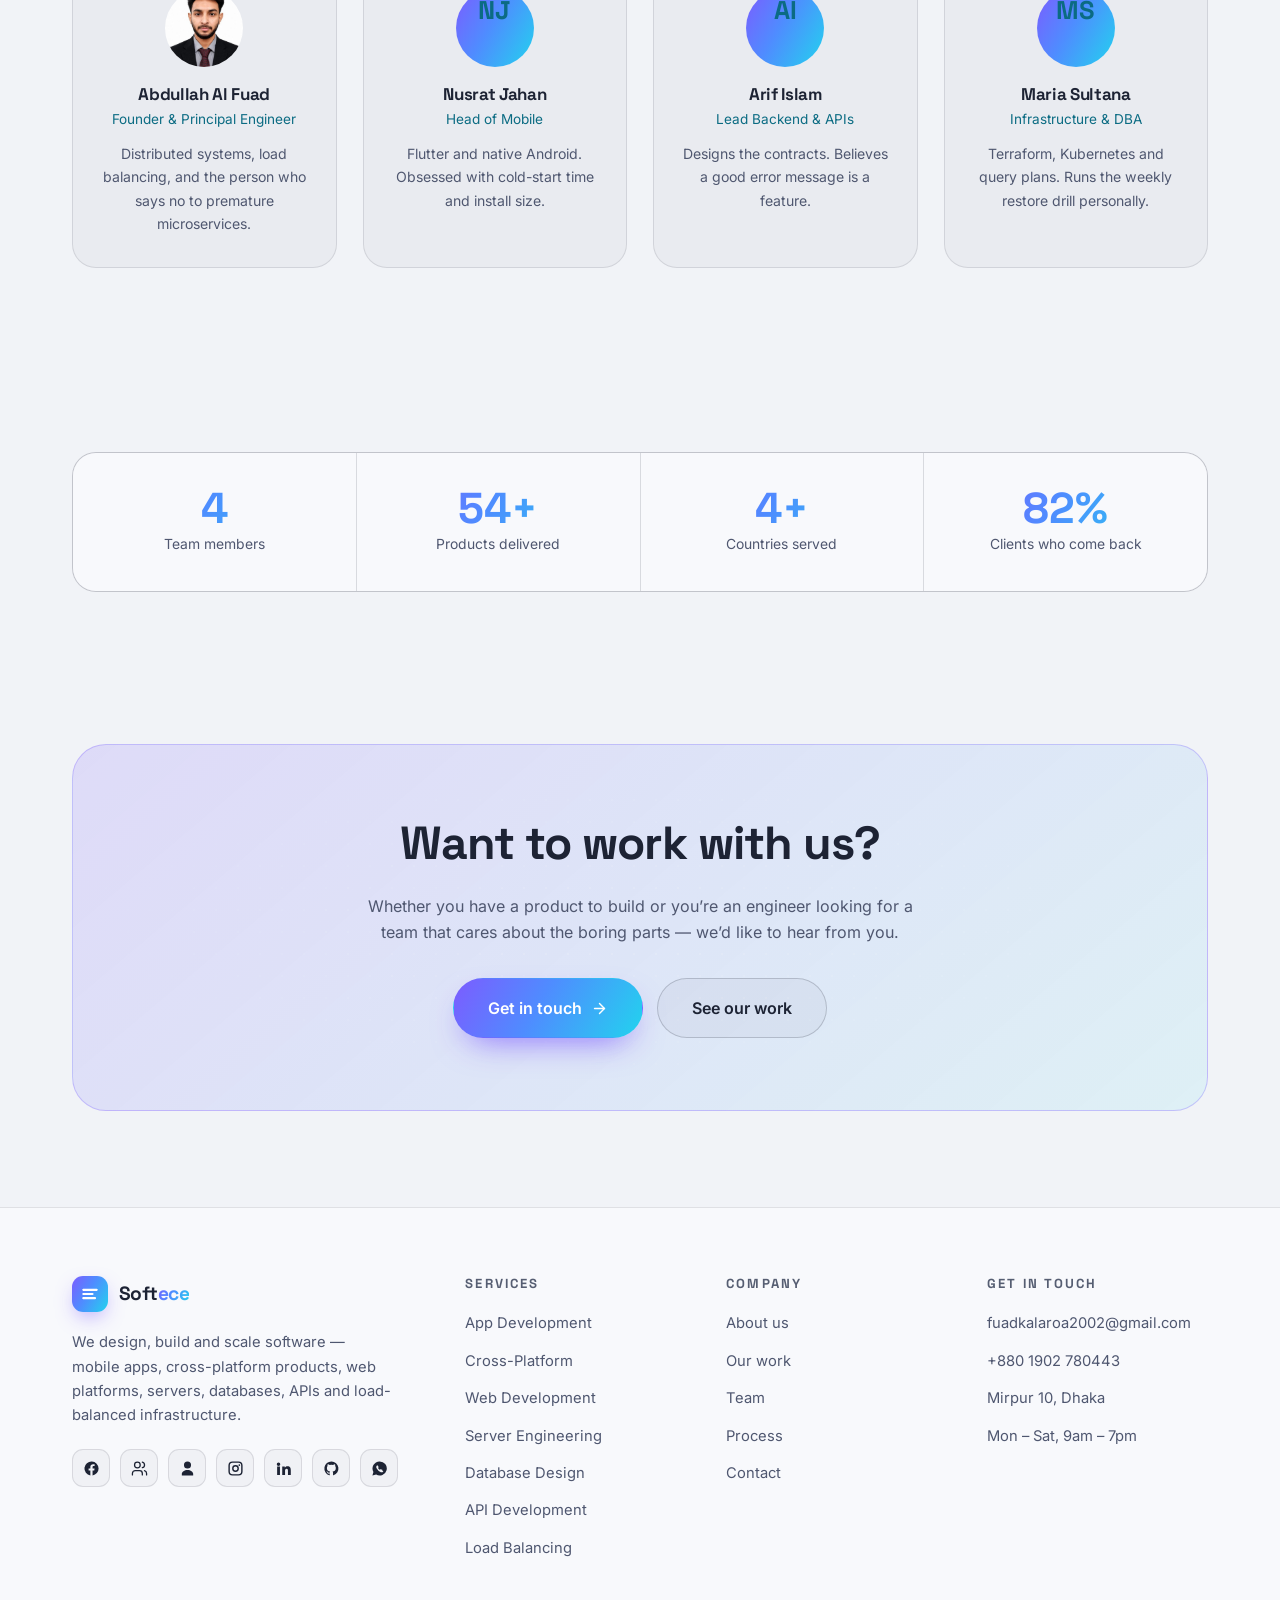
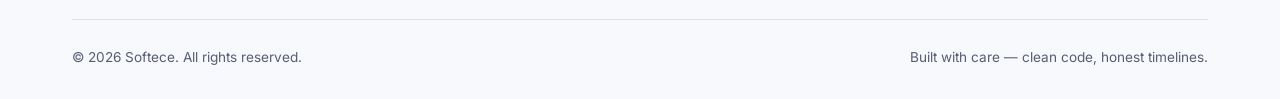
<file: about.html>
<!DOCTYPE html>
<html lang="en">
<head>
<meta charset="UTF-8">
<title>Redirecting to Softece</title>
<meta name="robots" content="noindex">
<link rel="canonical" href="https://fuad2e3.github.io/Softece/#about">
<meta http-equiv="refresh" content="0; url=./#about">
<script>location.replace('./#about');</script>
</head>
<body><p>Softece moved to <a href="./#about">one page</a>.</p></body>
</html>
</file>
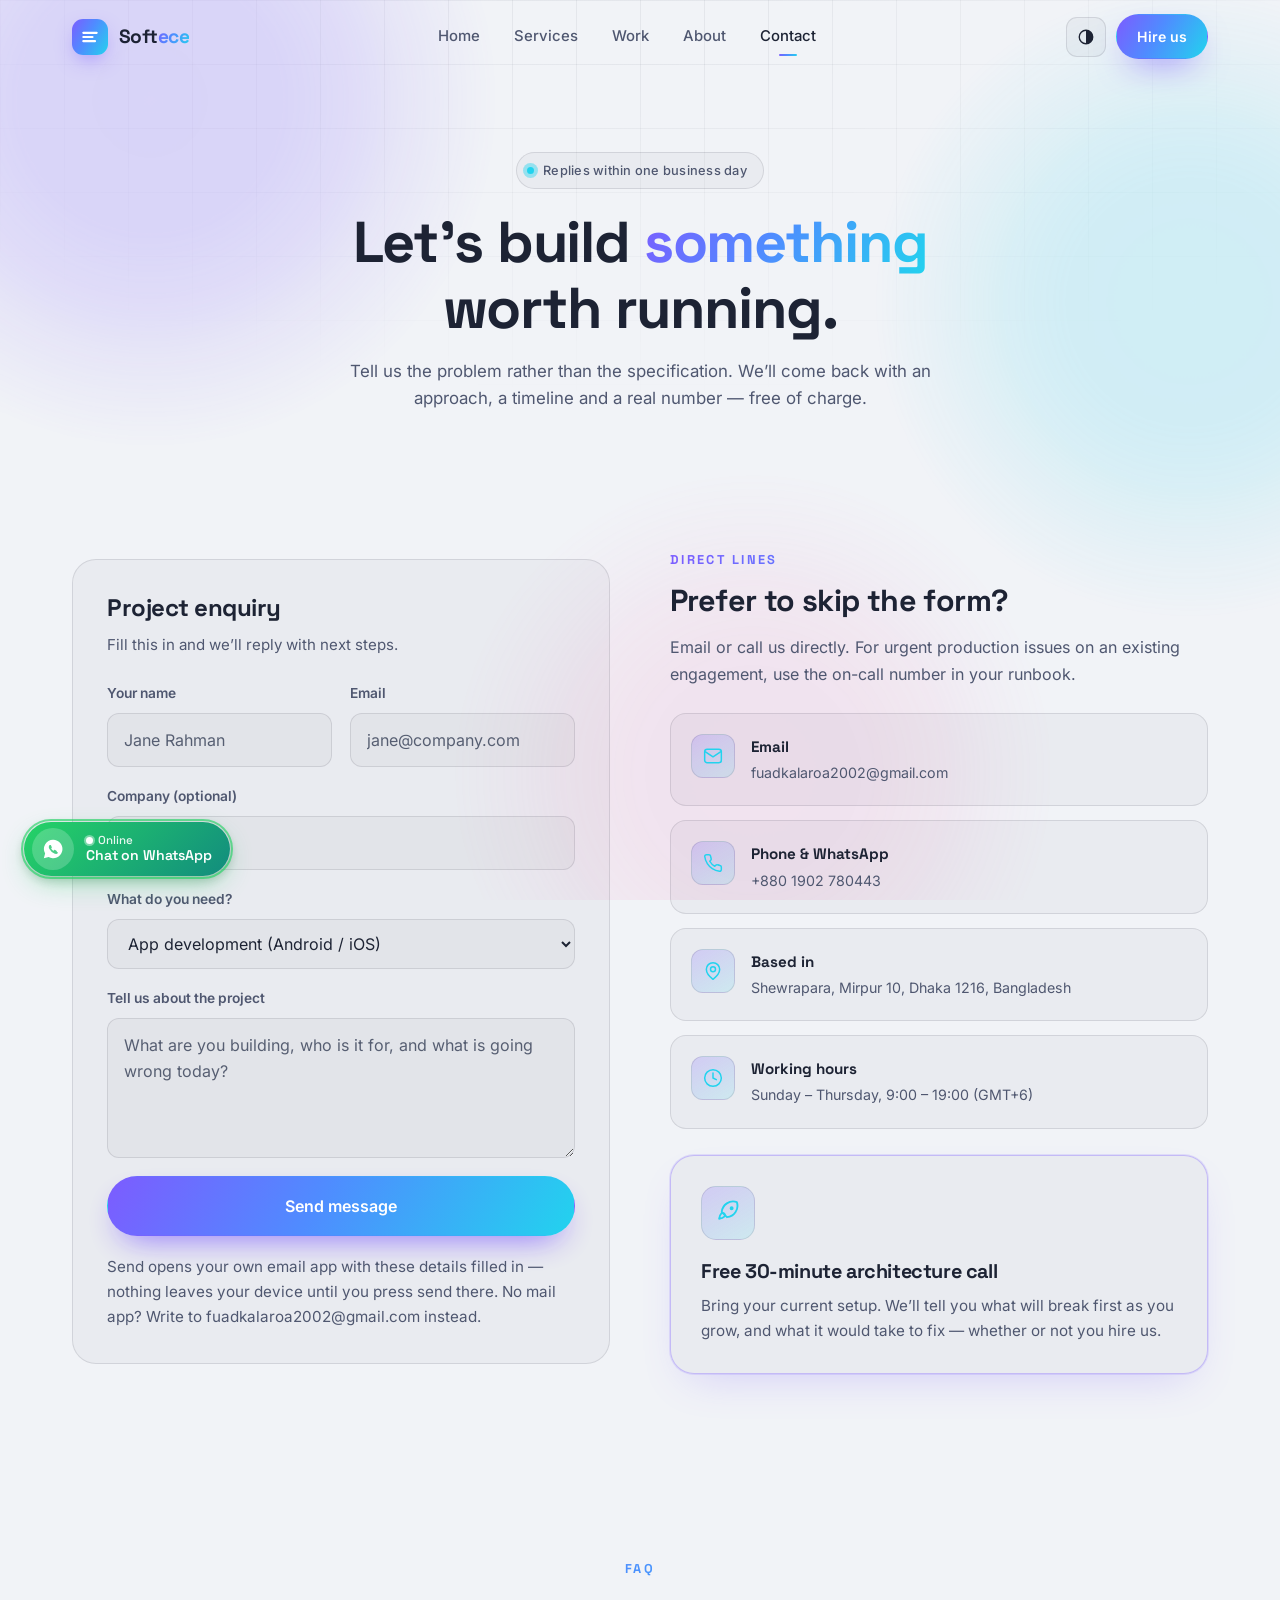
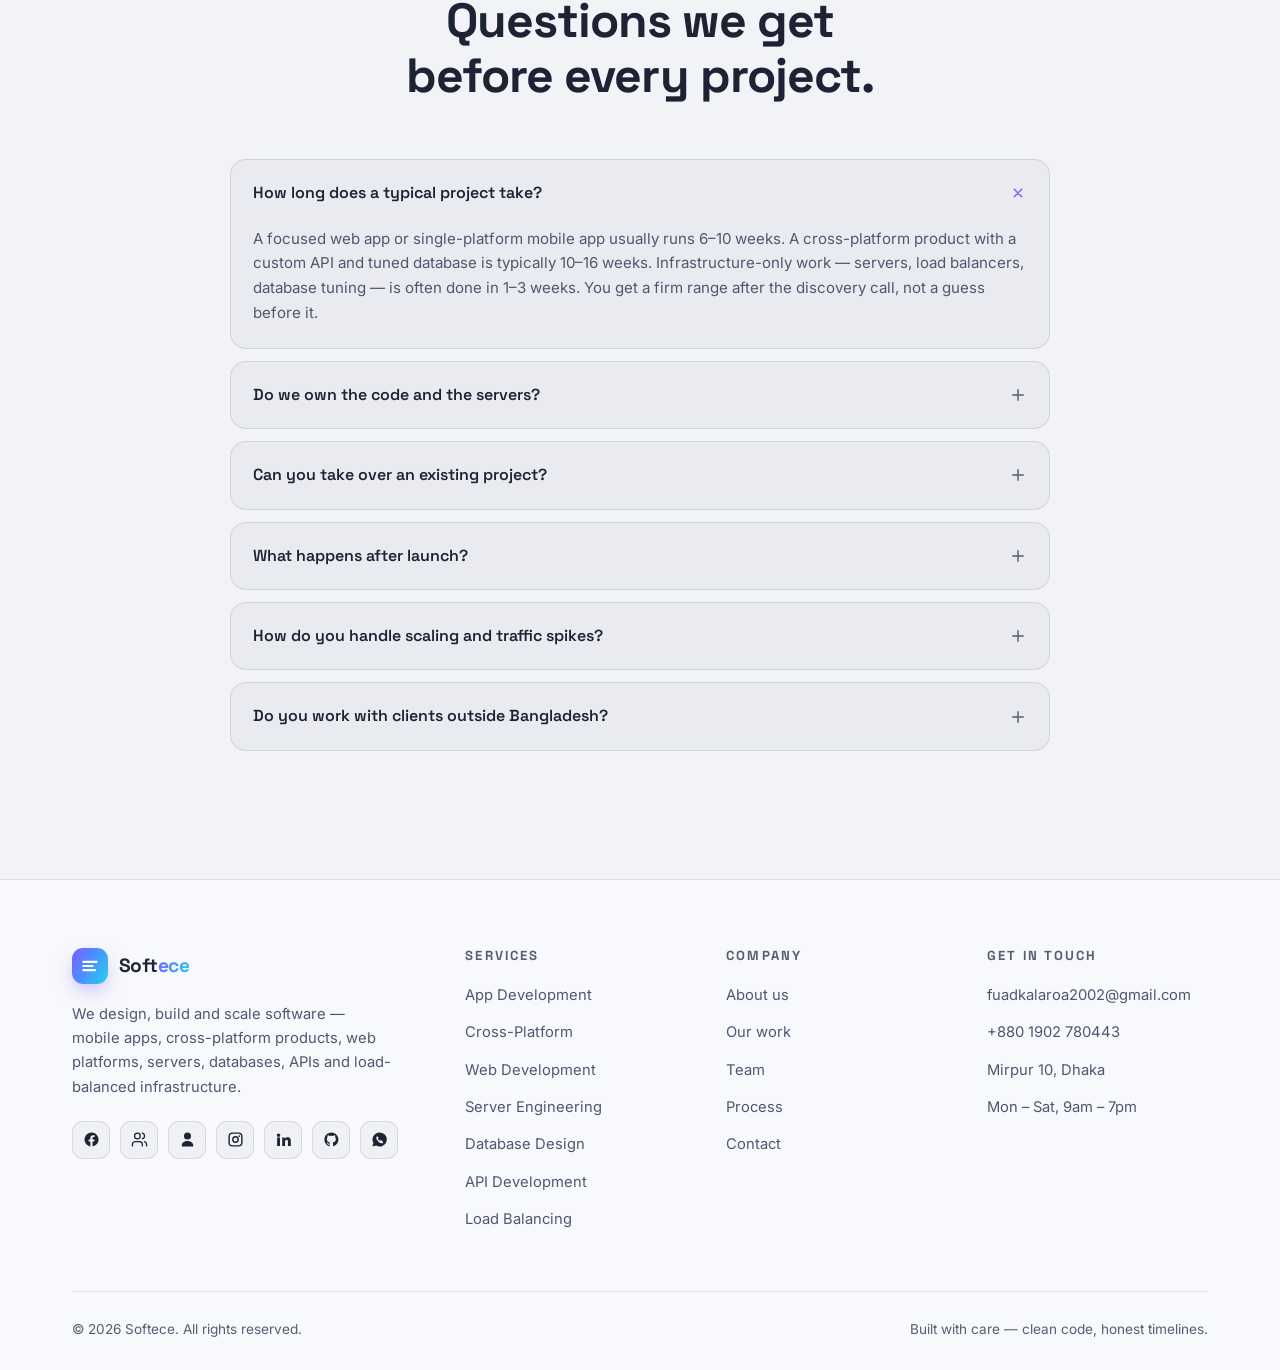
<file: contact.html>
<!DOCTYPE html>
<html lang="en">
<head>
<meta charset="UTF-8">
<title>Redirecting to Softece</title>
<meta name="robots" content="noindex">
<link rel="canonical" href="https://fuad2e3.github.io/Softece/#contact">
<meta http-equiv="refresh" content="0; url=./#contact">
<script>location.replace('./#contact');</script>
</head>
<body><p>Softece moved to <a href="./#contact">one page</a>.</p></body>
</html>
</file>
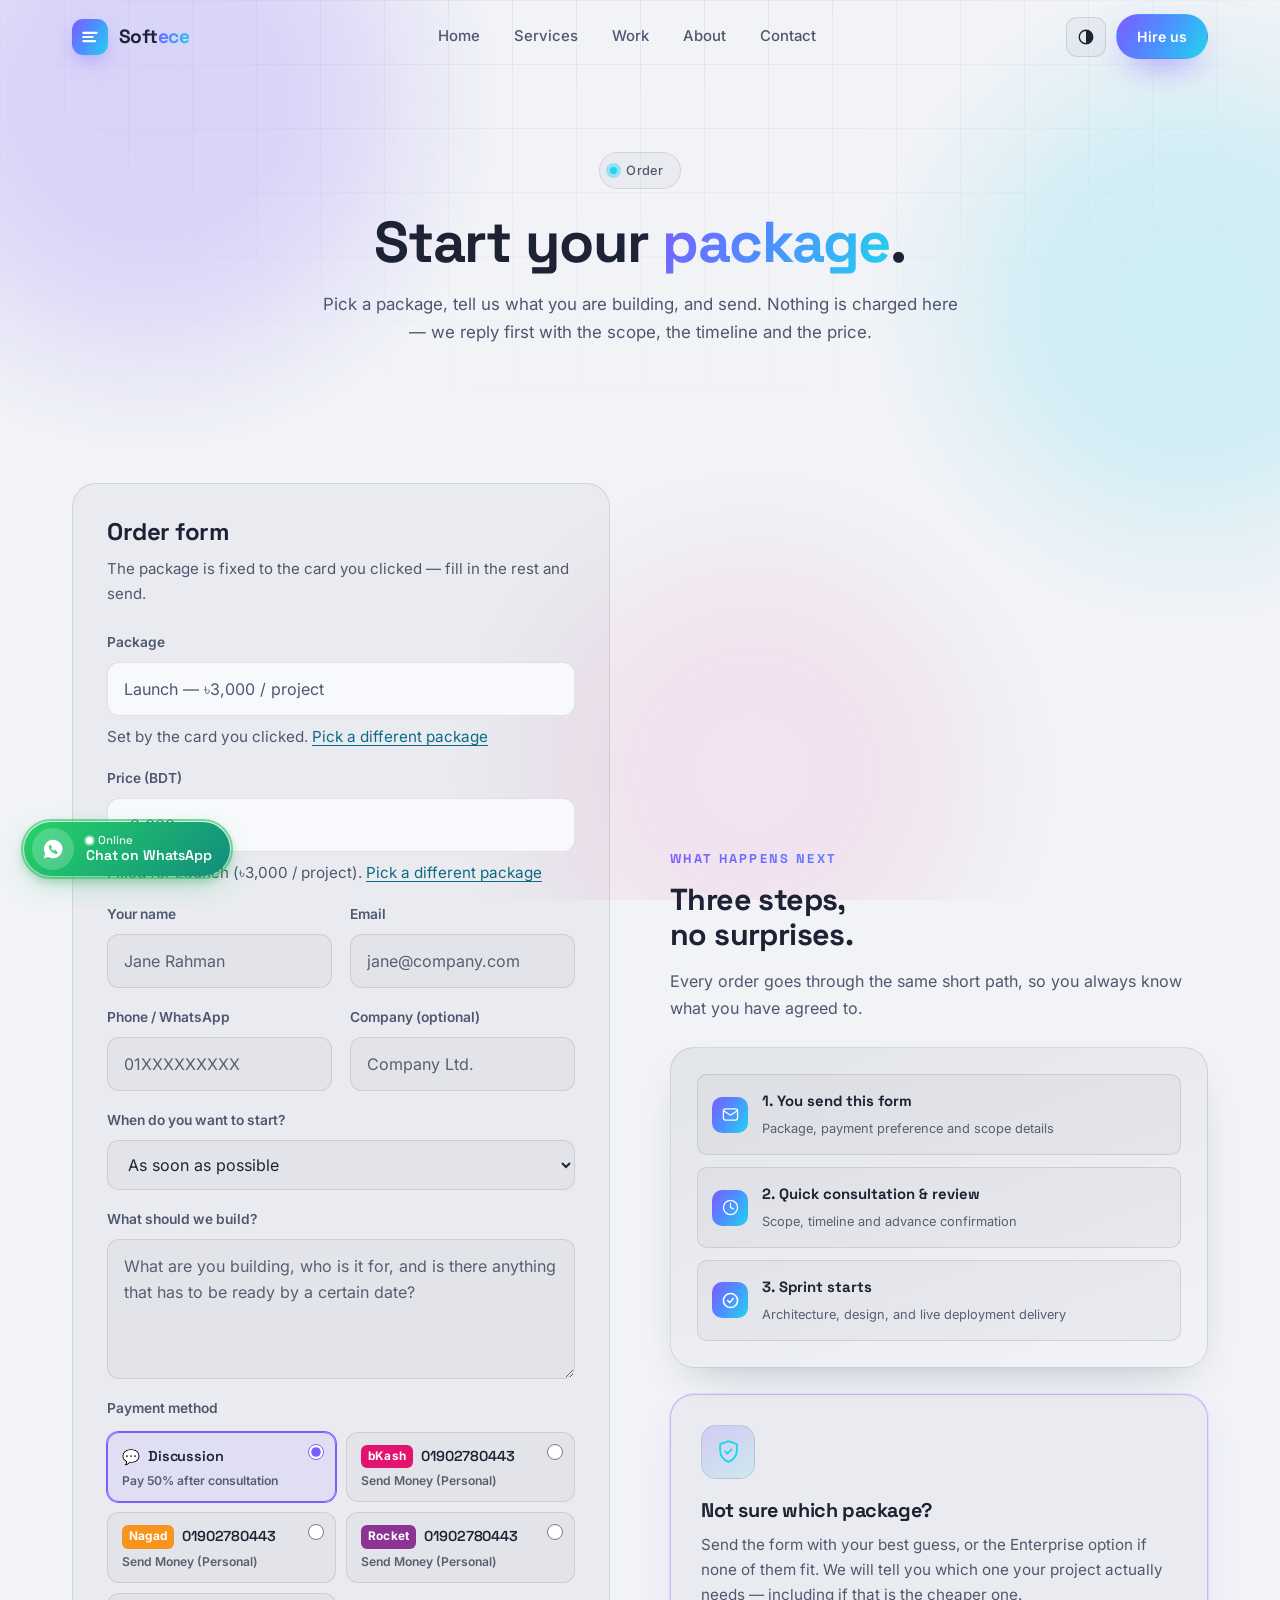
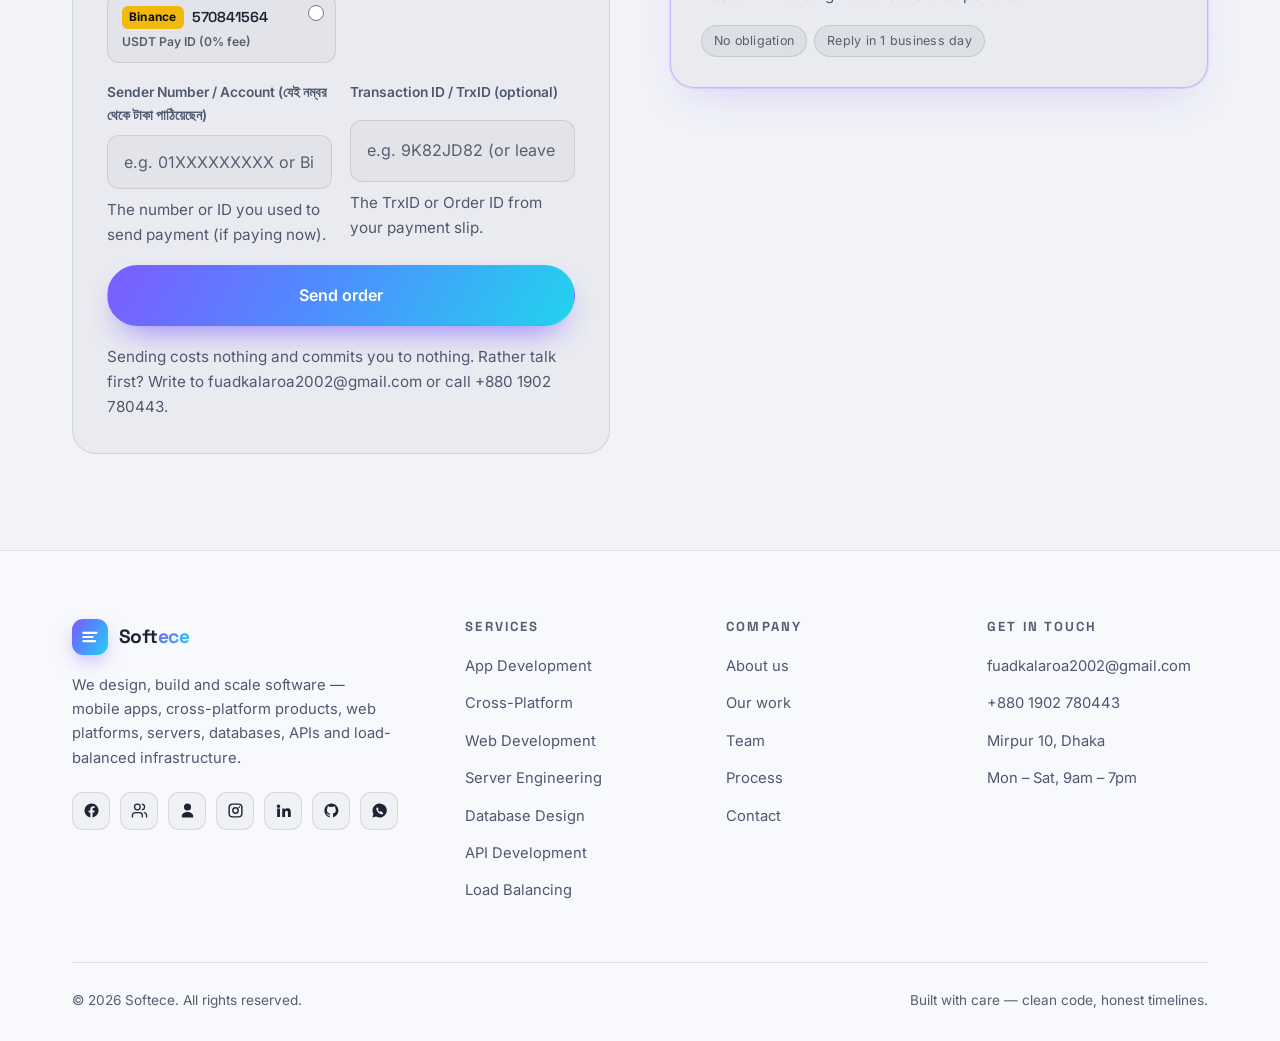
<file: order.html>
<!DOCTYPE html>
<html lang="en">
<head>
<meta charset="UTF-8">
<title>Redirecting to Softece</title>
<meta name="robots" content="noindex">
<link rel="canonical" href="https://fuad2e3.github.io/Softece/#order">
<meta http-equiv="refresh" content="0; url=./#order">
<script>location.replace('./#order');</script>
</head>
<body><p>Softece moved to <a href="./#order">one page</a>.</p></body>
</html>
</file>
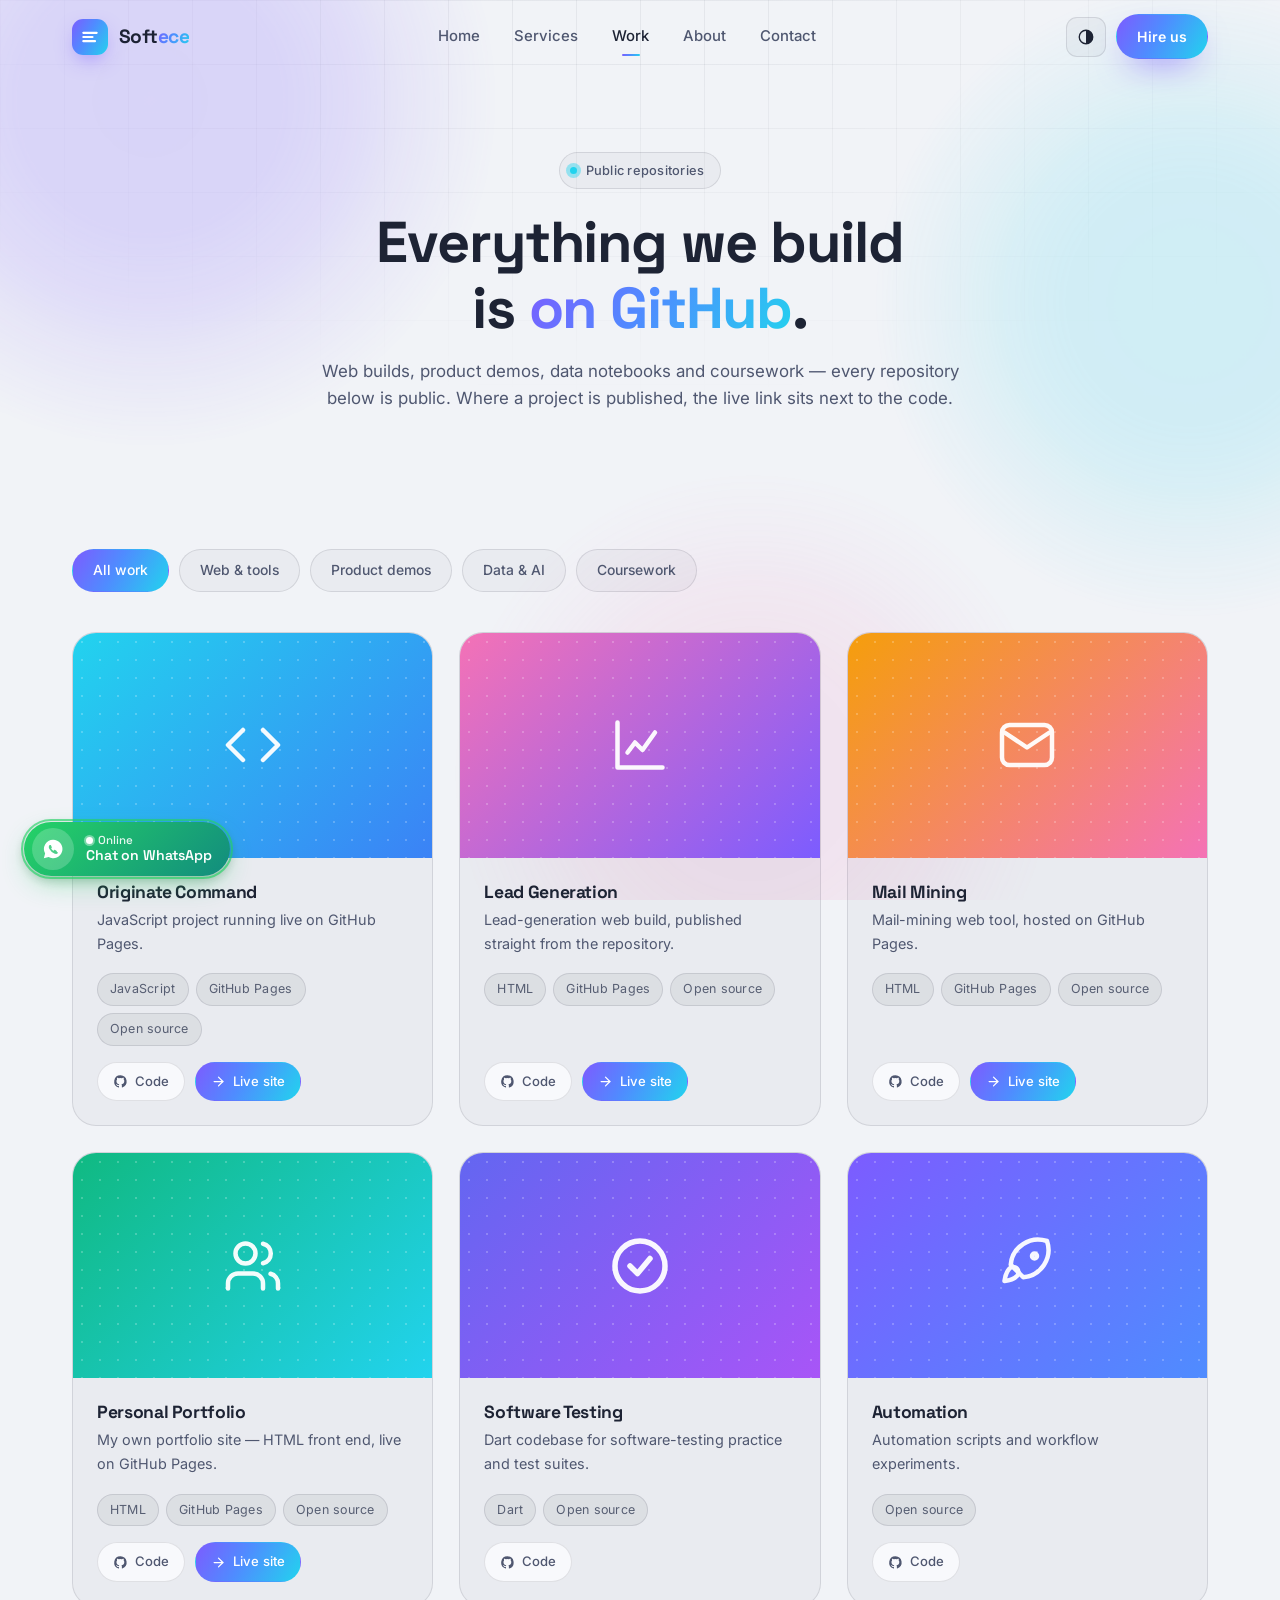
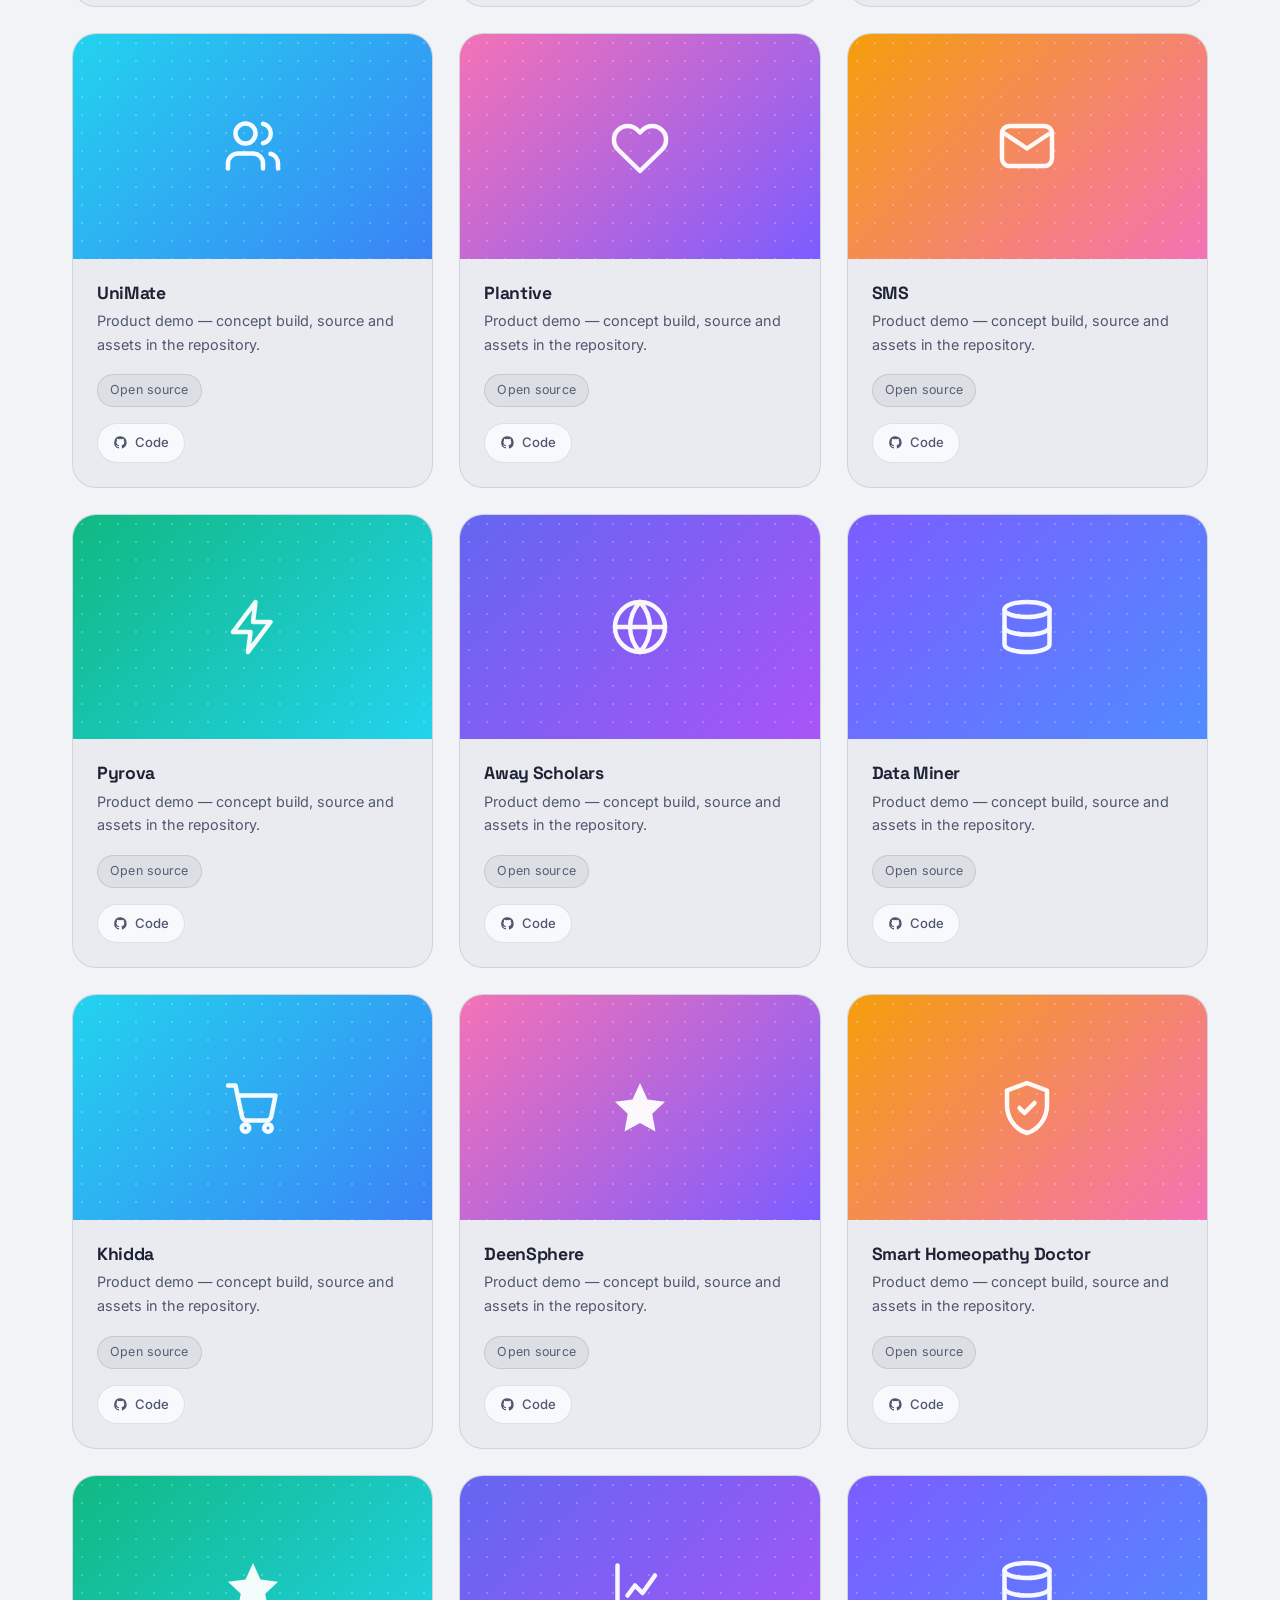
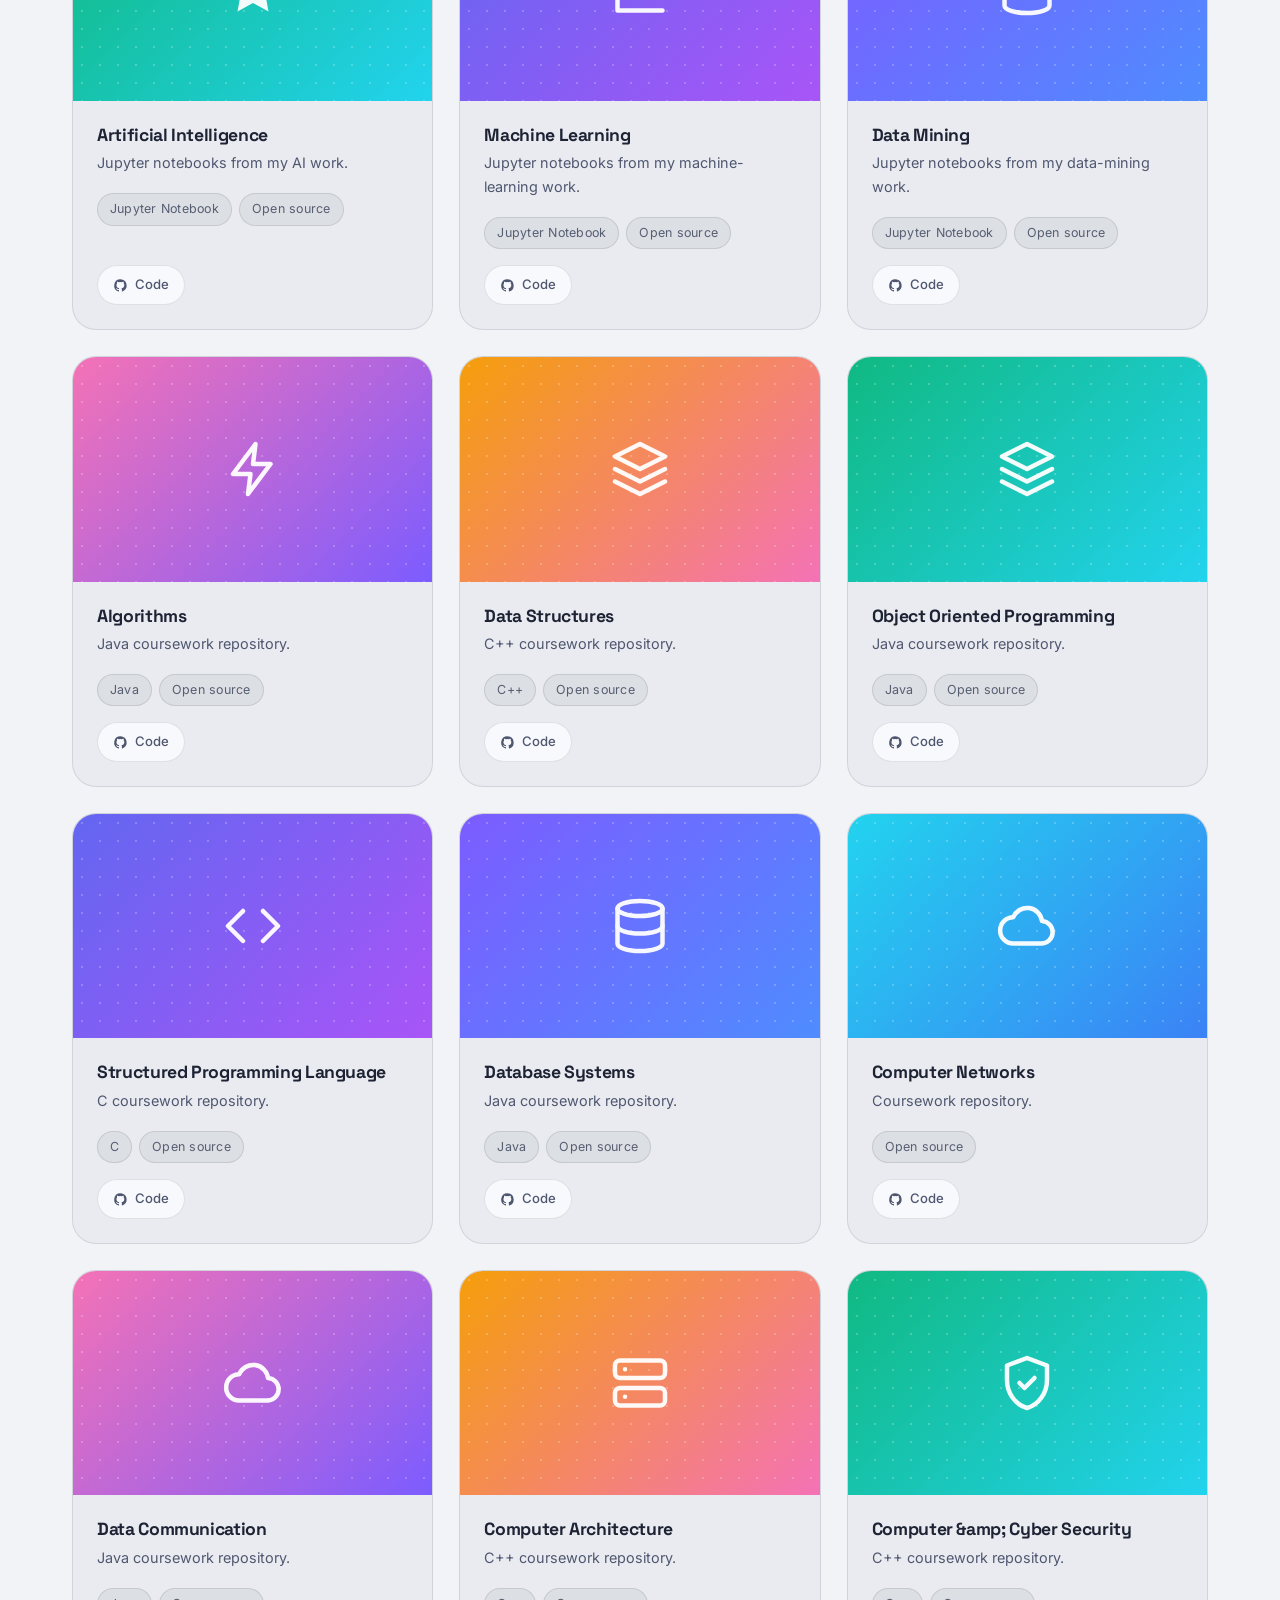
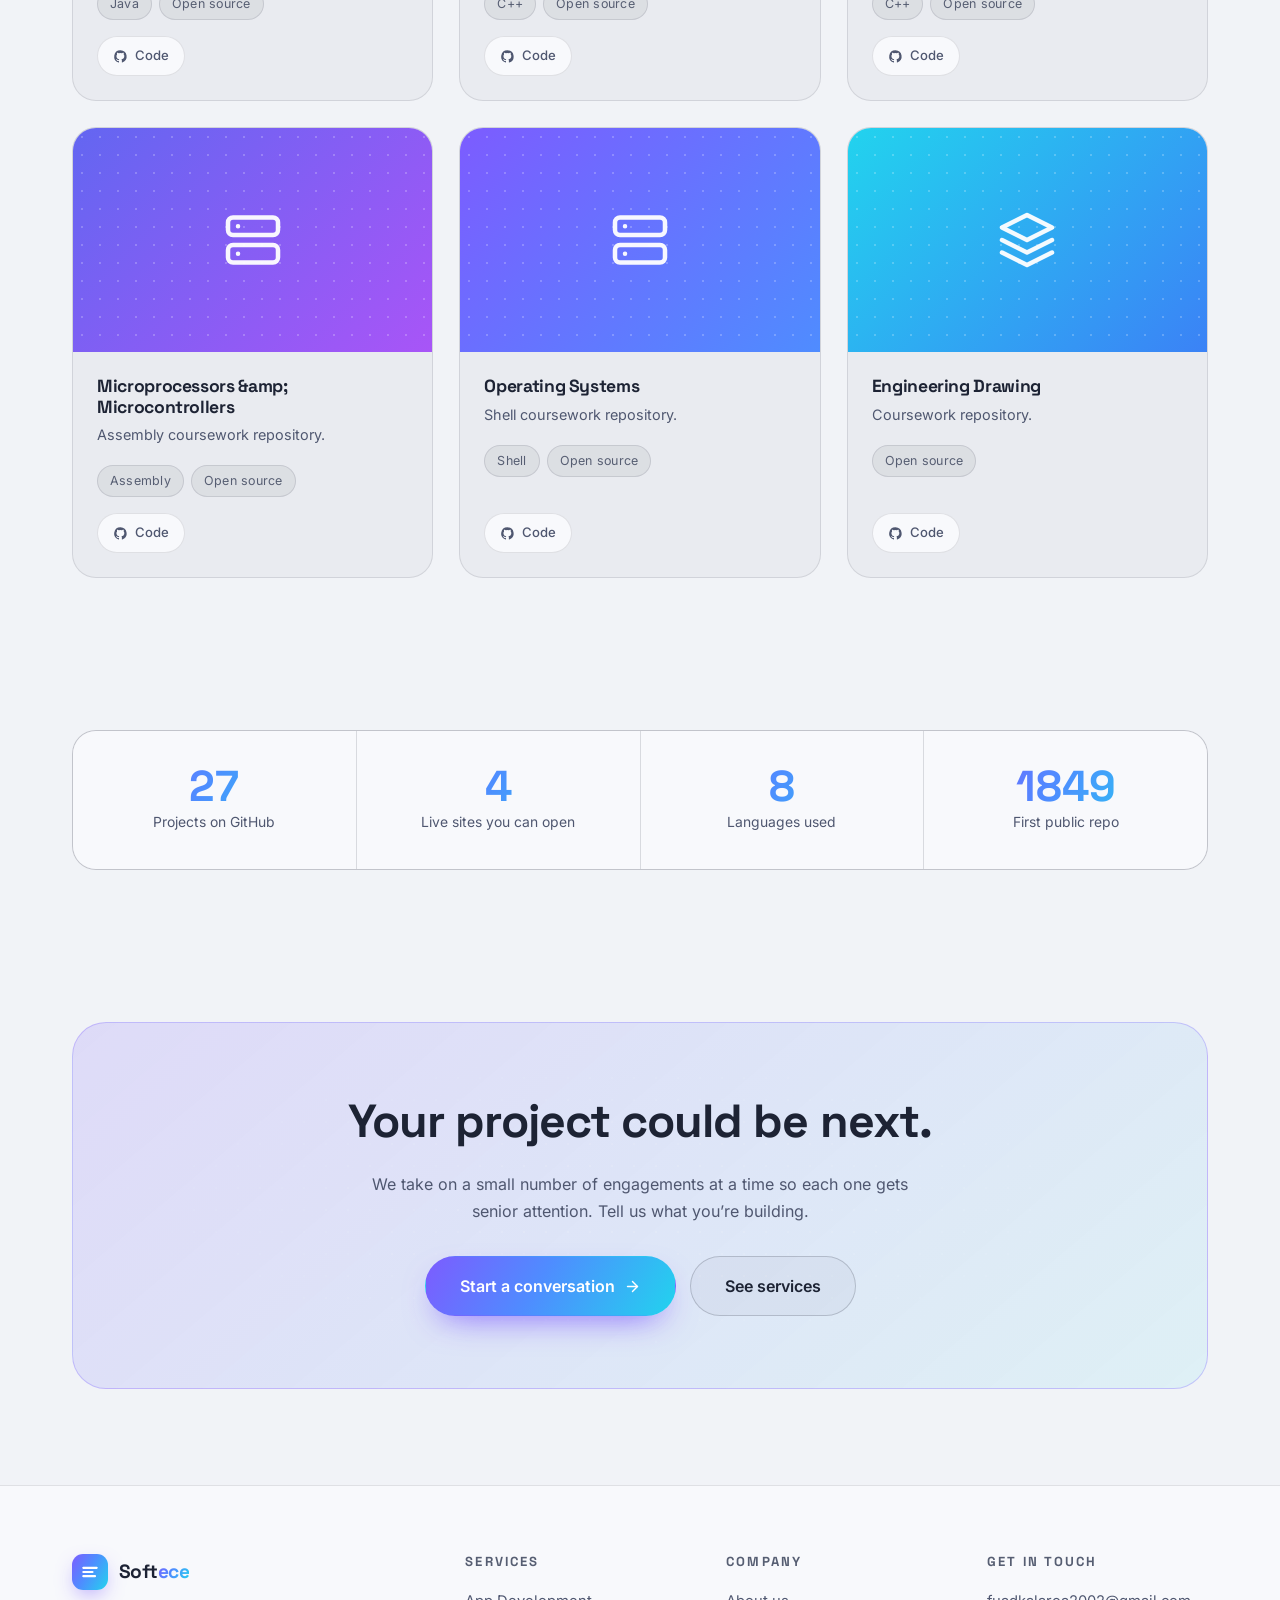
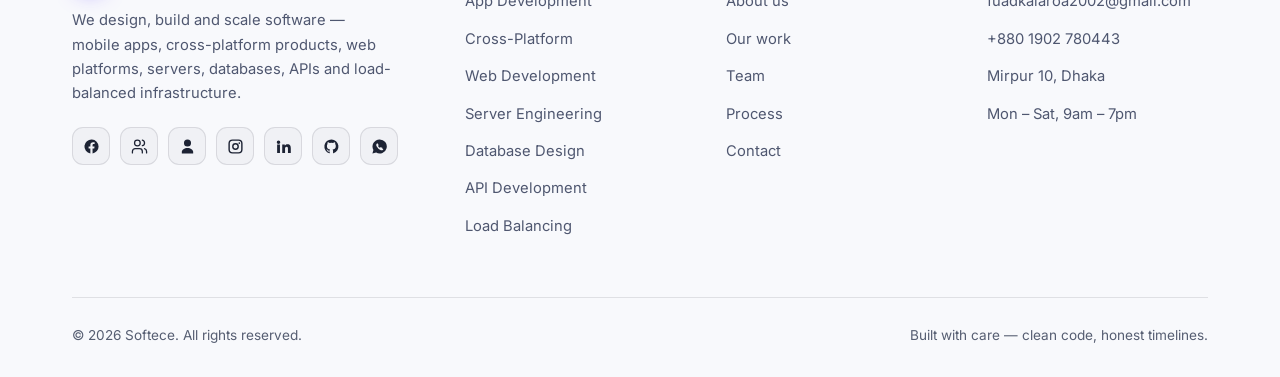
<file: portfolio.html>
<!DOCTYPE html>
<html lang="en">
<head>
<meta charset="UTF-8">
<title>Redirecting to Softece</title>
<meta name="robots" content="noindex">
<link rel="canonical" href="https://fuad2e3.github.io/Softece/#work">
<meta http-equiv="refresh" content="0; url=./#work">
<script>location.replace('./#work');</script>
</head>
<body><p>Softece moved to <a href="./#work">one page</a>.</p></body>
</html>
</file>
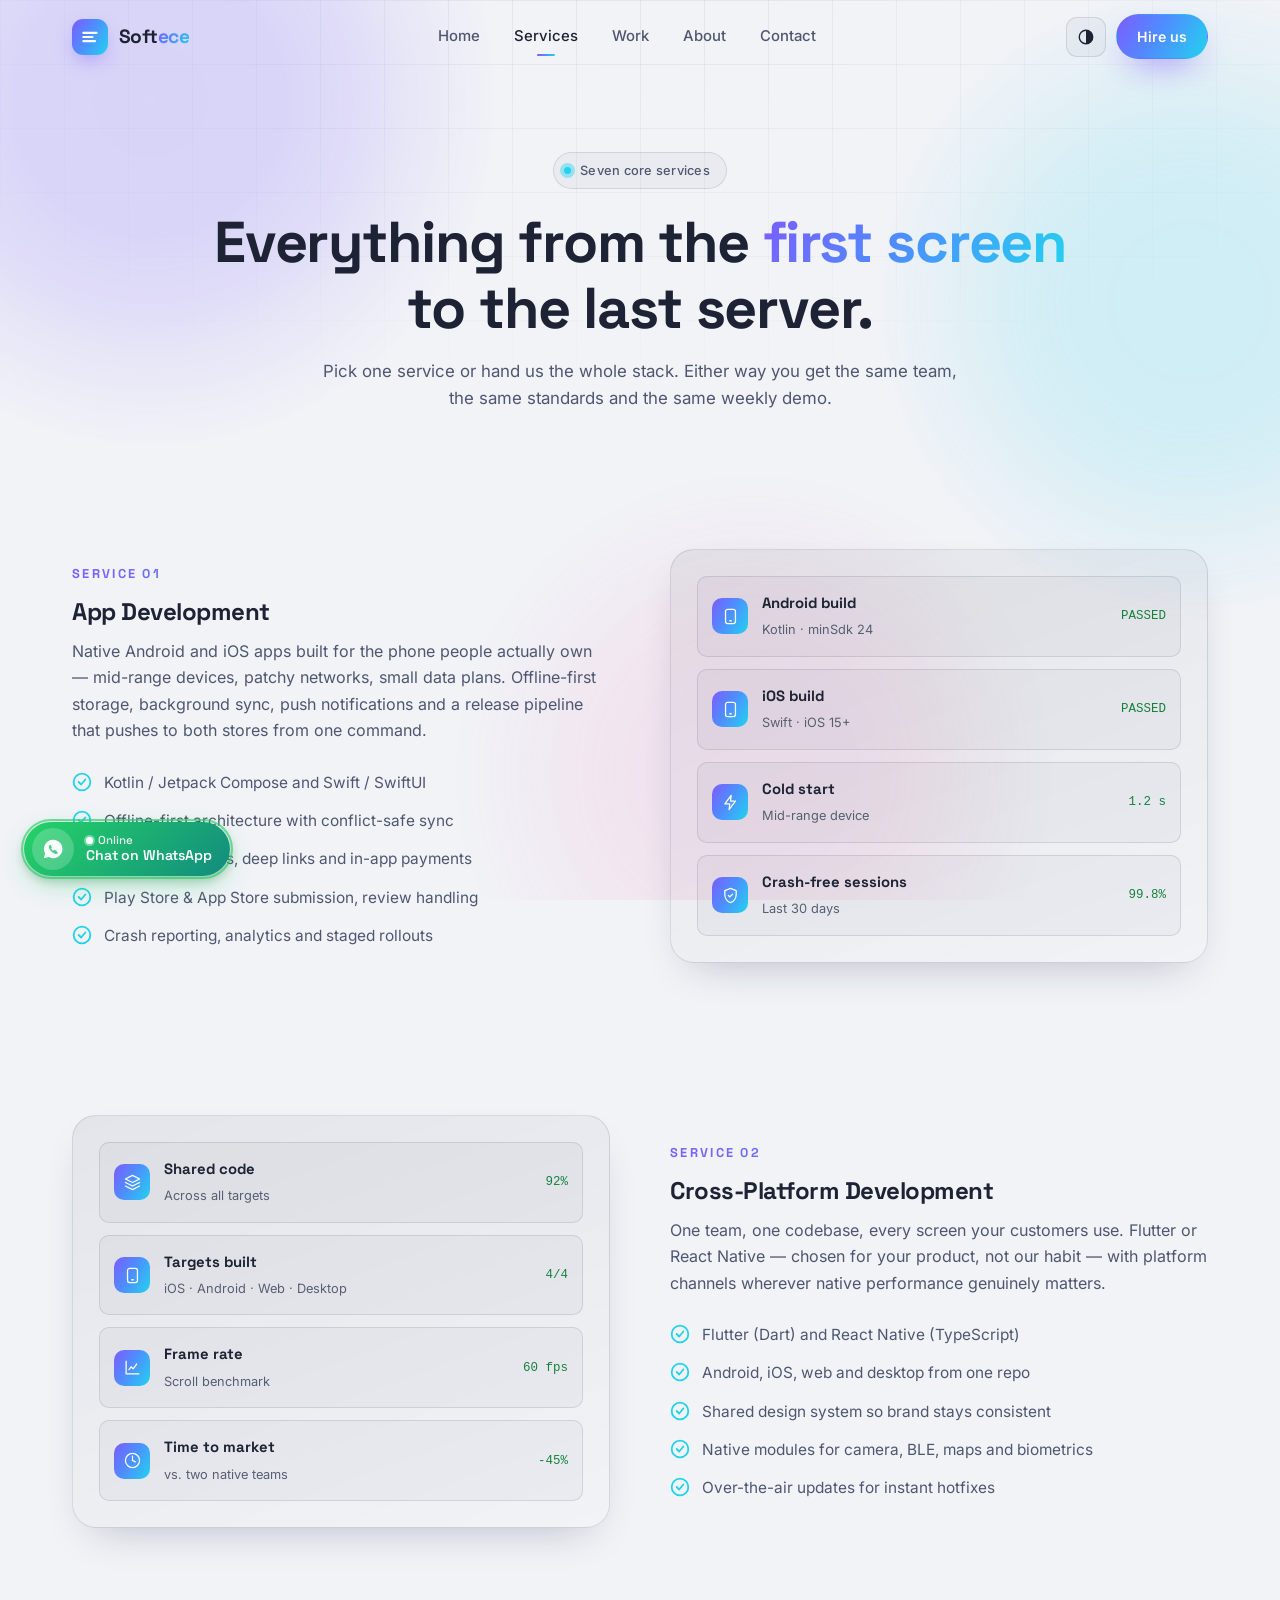
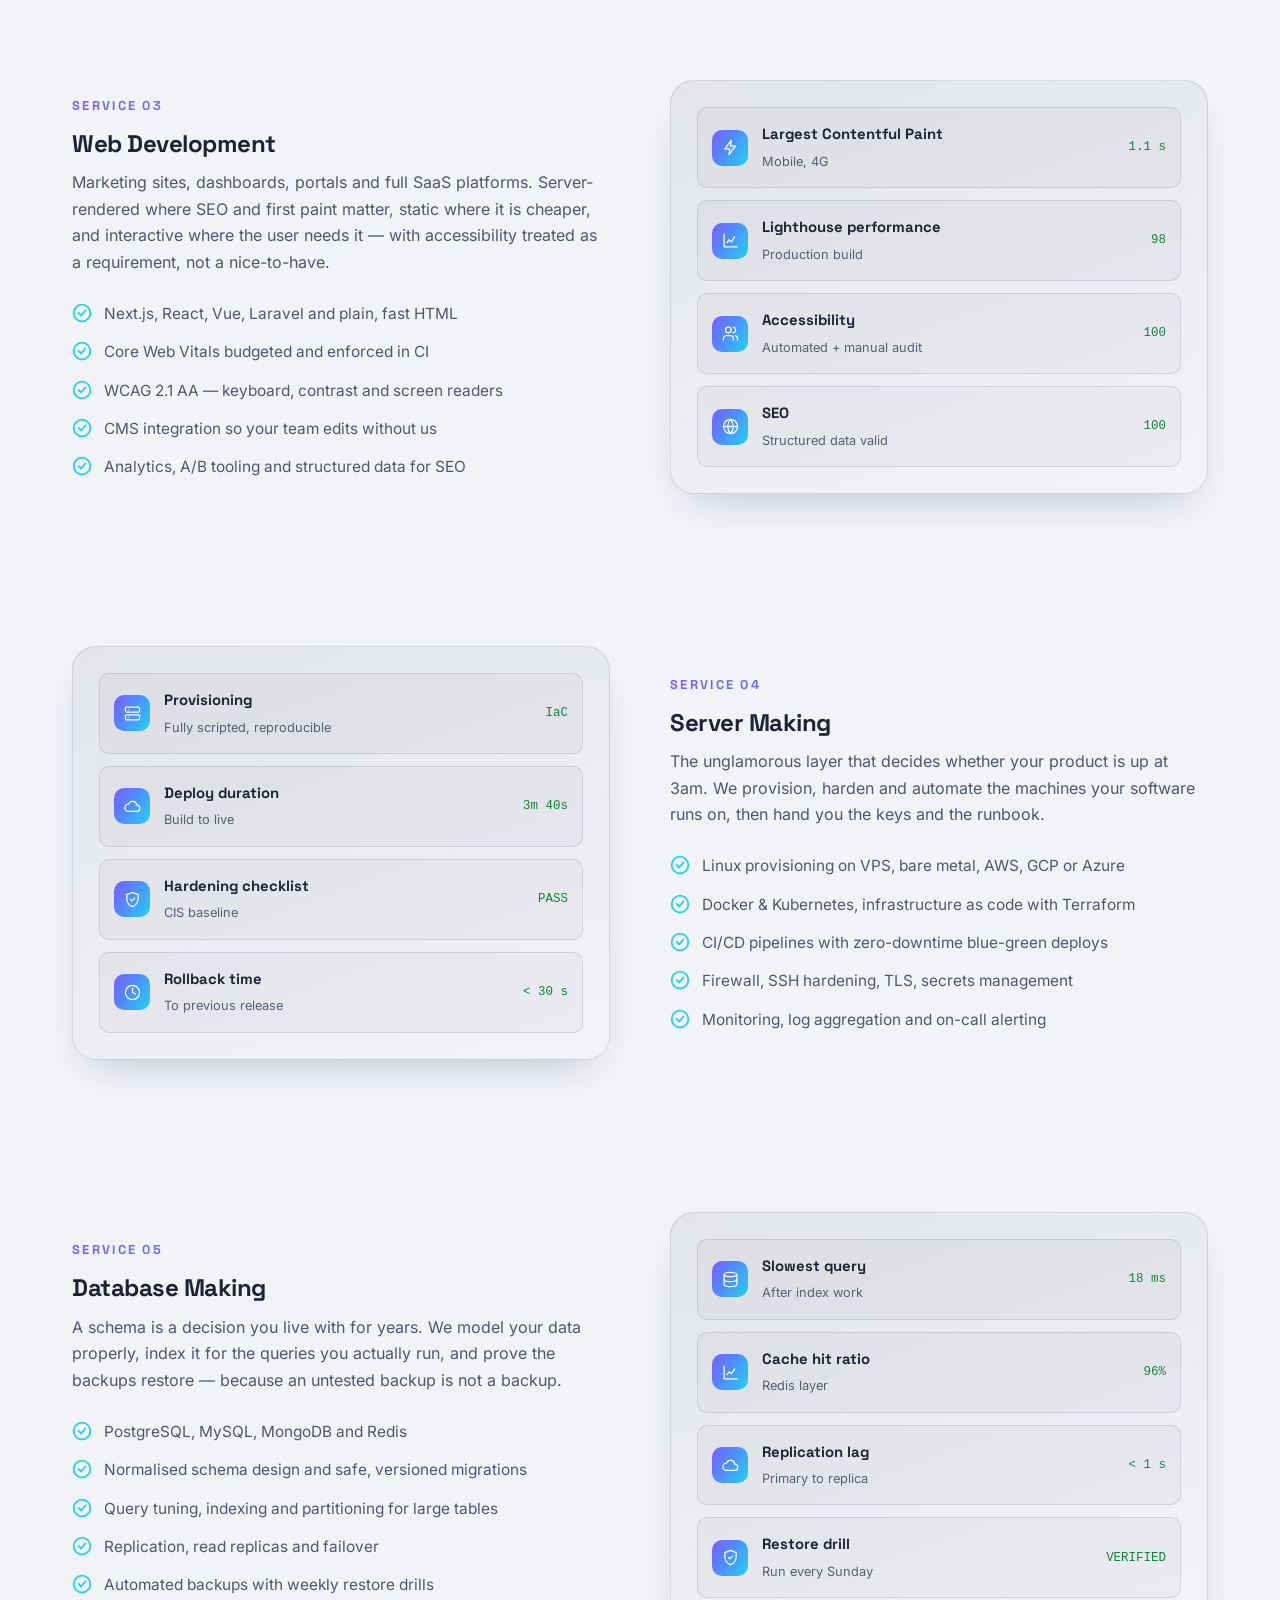
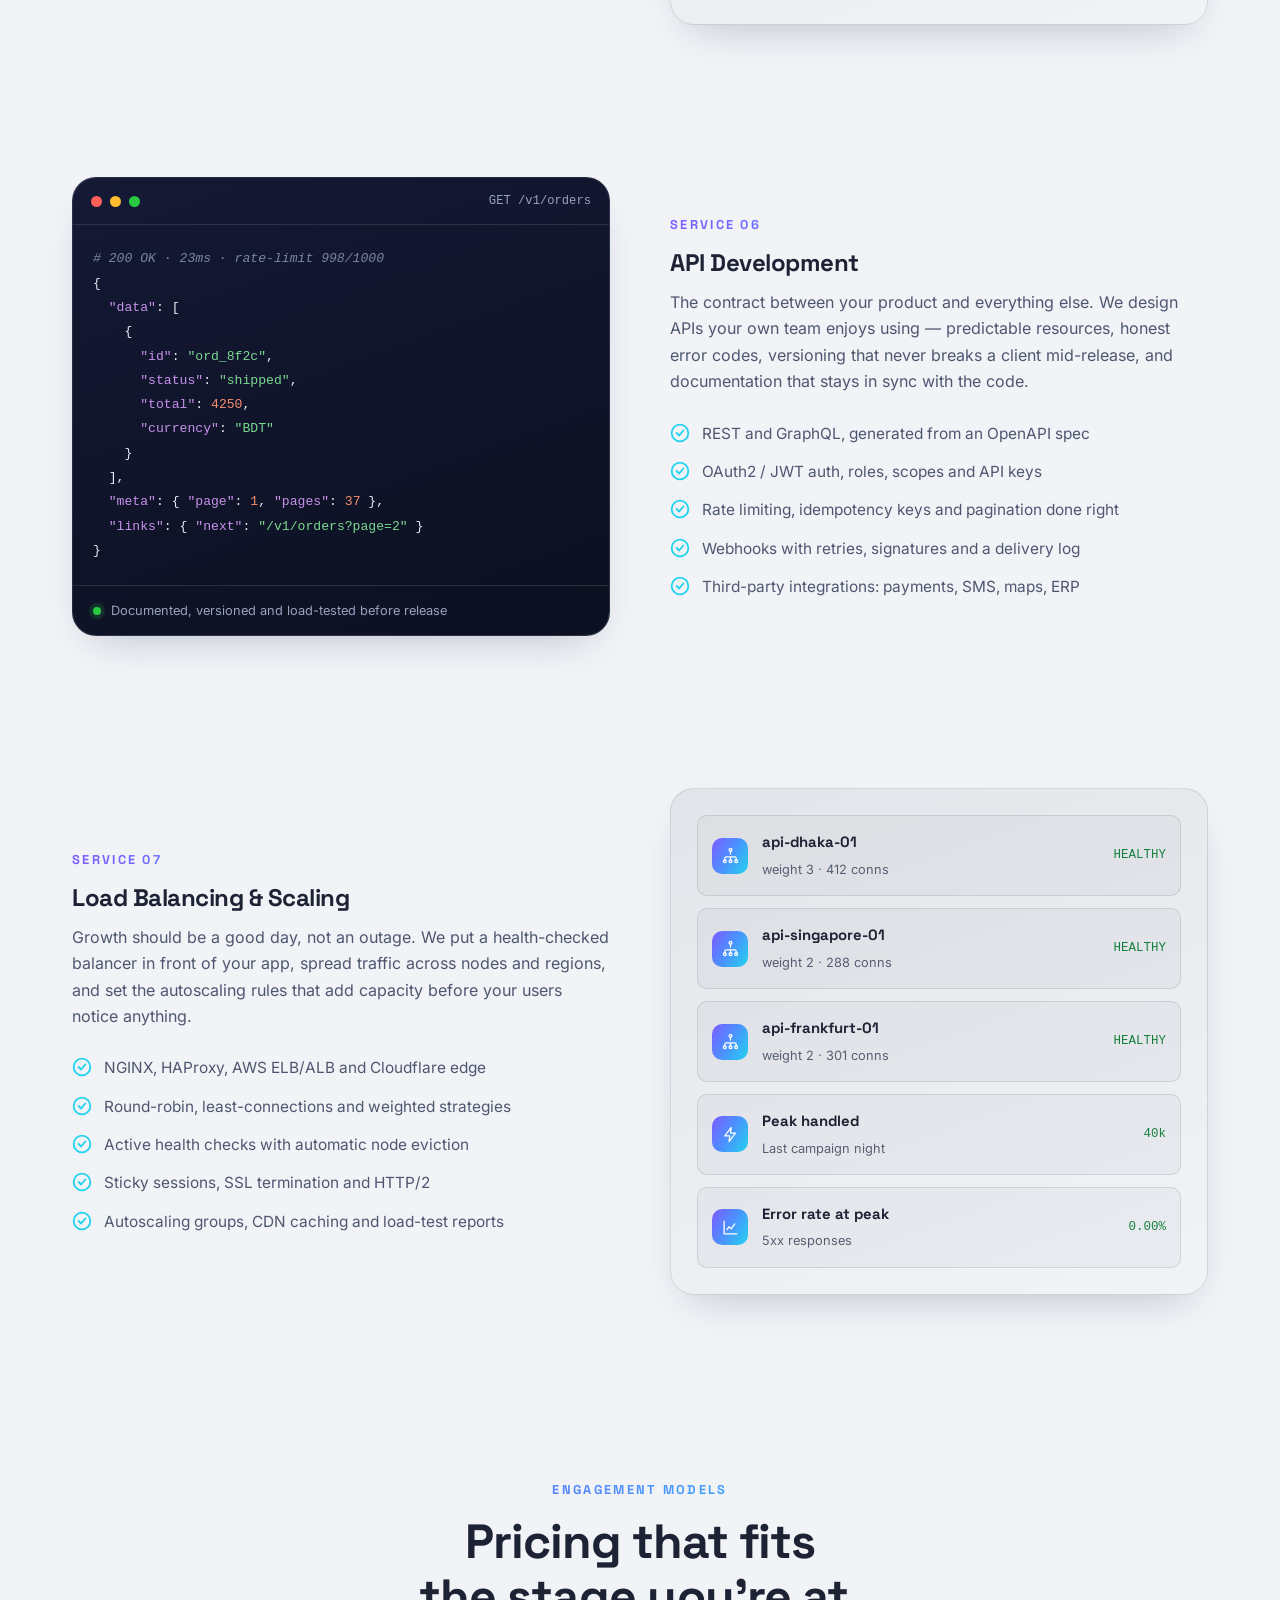
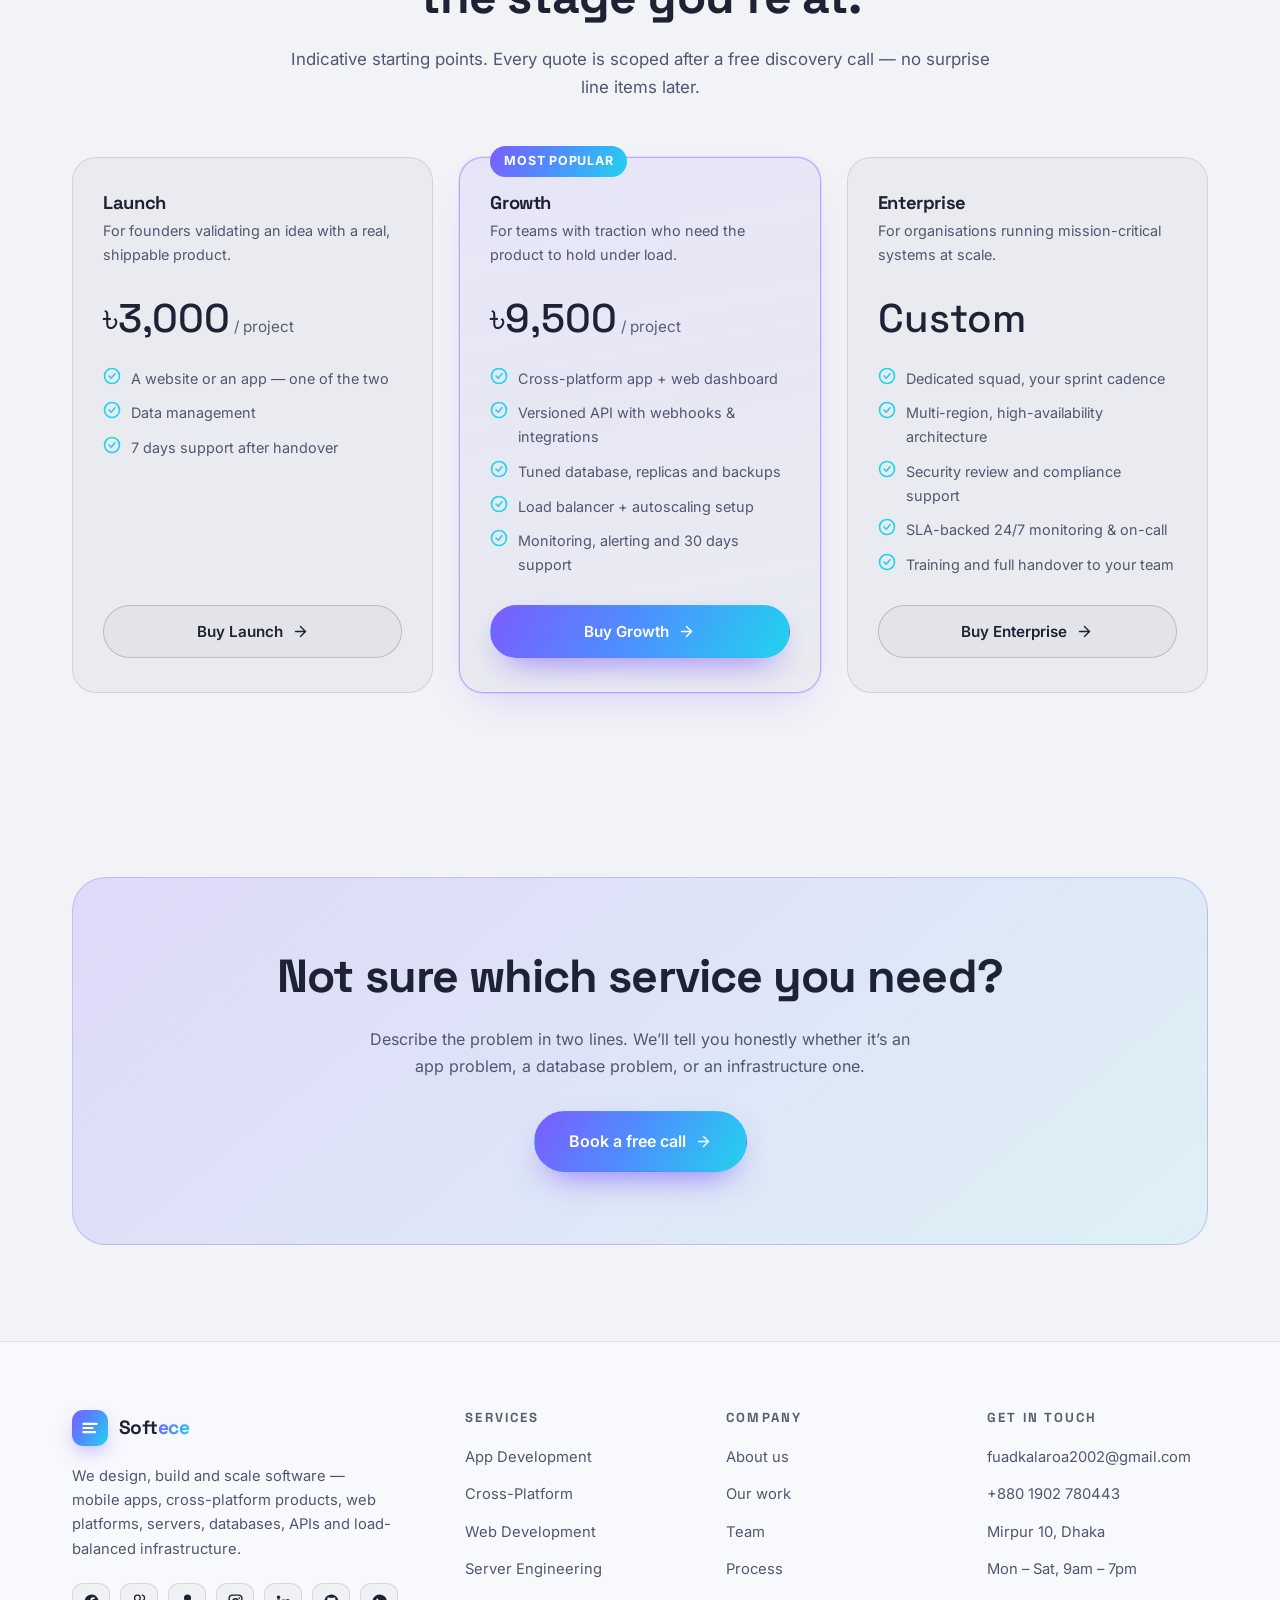
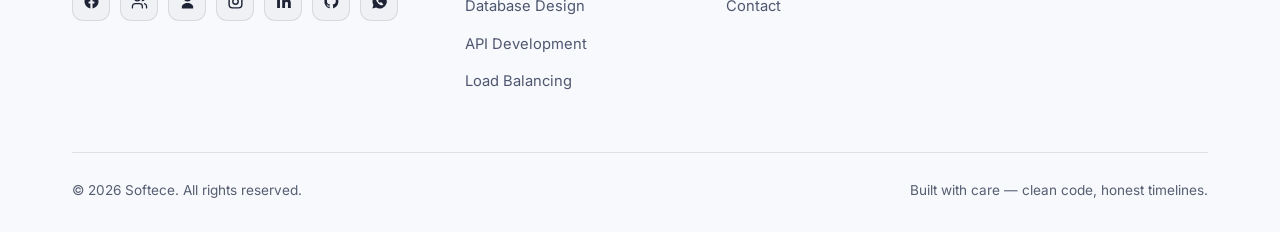
<file: services.html>
<!DOCTYPE html>
<html lang="en">
<head>
<meta charset="UTF-8">
<title>Redirecting to Softece</title>
<meta name="robots" content="noindex">
<link rel="canonical" href="https://fuad2e3.github.io/Softece/#services">
<meta http-equiv="refresh" content="0; url=./#services">
<script>location.replace('./#services');</script>
</head>
<body><p>Softece moved to <a href="./#services">one page</a>.</p></body>
</html>
</file>
<file: assets/css/style.css>
/* ============================================================
   Softece — Design System
   ============================================================ */

/* ---------- Fonts ----------
   Self-hosted, one variable file per family, latin subset only. Served from
   this origin so a visit costs no third-party DNS, TLS and round trip before
   any text can be styled — and so the page still gets its typeface on a
   network where fonts.googleapis.com is slow or blocked.
   swap: text paints immediately in the fallback and re-renders when the file
   lands. ৳ is outside these subsets and comes from the system stack. */
@font-face {
  font-family: 'Inter';
  font-style: normal;
  font-weight: 400 700;
  font-display: swap;
  src: url('../fonts/inter-var-latin.woff2') format('woff2');
  unicode-range: U+0000-00FF, U+0131, U+0152-0153, U+02BB-02BC, U+02C6, U+02DA, U+02DC, U+0304, U+0308, U+0329, U+2000-206F, U+20AC, U+2122, U+2191, U+2193, U+2212, U+2215, U+FEFF, U+FFFD;
}
@font-face {
  font-family: 'Space Grotesk';
  font-style: normal;
  font-weight: 500 700;
  font-display: swap;
  src: url('../fonts/space-grotesk-var-latin.woff2') format('woff2');
  unicode-range: U+0000-00FF, U+0131, U+0152-0153, U+02BB-02BC, U+02C6, U+02DA, U+02DC, U+0304, U+0308, U+0329, U+2000-206F, U+20AC, U+2122, U+2191, U+2193, U+2212, U+2215, U+FEFF, U+FFFD;
}


/* ---------- Tokens ----------
   Day / night is automatic: with no data-theme attribute the page follows the
   operating system, live. data-theme="light" or "dark" is an explicit override
   the visitor chose, and wins over the system setting.

   The light palette is written twice on purpose — once for "system says light,
   nothing forced", once for "light was forced". Keep the two blocks in sync. */
:root {
  color-scheme: dark;

  /* Night palette. Deliberately not pure black behind not-quite-white text:
     that pairing is what makes long reads feel harsh after dark. */
  --bg:            #0b0e1a;
  --bg-soft:       #10141f;
  --surface:       rgba(255, 255, 255, 0.038);
  --surface-2:     rgba(255, 255, 255, 0.065);
  --border:        rgba(255, 255, 255, 0.095);
  --border-strong: rgba(255, 255, 255, 0.17);

  --text:          #dde2ef;
  --text-muted:    #99a2bb;
  --text-dim:      #8c96b4;

  --grid-line:     rgba(255, 255, 255, .045);
  --orb-1-op:      .42;
  --orb-2-op:      .28;
  --orb-3-op:      .19;
  --accent-text:   #22d3ee;
  --ok-text:       #3ddc6a;
  --focus-ring:    #4cc9f0;
  --bg-nav:        rgba(11, 14, 26, .78);
  --bg-veil:       rgba(11, 14, 26, .93);

  --brand:         #7c5cff;
  --brand-2:       #22d3ee;
  --brand-3:       #f472b6;
  --accent-grad:   linear-gradient(120deg, #7c5cff 0%, #4f8cff 45%, #22d3ee 100%);
  --accent-grad-2: linear-gradient(120deg, #f472b6 0%, #7c5cff 100%);

  --glow:          0 0 0 1px rgba(124,92,255,.18), 0 18px 50px -18px rgba(124,92,255,.5);
  --shadow-sm:     0 2px 10px rgba(0,0,0,.25);
  --shadow:        0 18px 45px -20px rgba(0,0,0,.7);

  --radius-sm: 10px;
  --radius:    16px;
  --radius-lg: 24px;
  --radius-xl: 34px;

  --font-display: 'Space Grotesk', system-ui, -apple-system, 'Segoe UI', Roboto, 'Helvetica Neue', Arial, sans-serif;
  --font-body:    'Inter', system-ui, -apple-system, 'Segoe UI', Roboto, 'Helvetica Neue', Arial, sans-serif;

  --container: 1180px;
  --nav-h: 74px;

  --ease: cubic-bezier(.22,.61,.36,1);
}

@media (prefers-color-scheme: light) {
  :root:not([data-theme="dark"]) {
    color-scheme: light;

    /* Day palette. Off-white rather than #fff, and ink rather than black —
       a full-brightness white page is the main source of daytime glare. */
    --bg:            #f1f3f7;
    --bg-soft:       #f8f9fc;
    --surface:       rgba(12, 16, 32, 0.030);
    --surface-2:     rgba(12, 16, 32, 0.058);
    --border:        rgba(12, 16, 32, 0.105);
    --border-strong: rgba(12, 16, 32, 0.185);

    --text:          #1d2334;
    --text-muted:    #4f5770;
    --text-dim:      #565e72;

    --grid-line:     rgba(16, 20, 42, .055);
    --orb-1-op:      .20;
    --orb-2-op:      .16;
    --orb-3-op:      .12;
    --accent-text:   #0b6b83;
    --ok-text:       #15803d;
    --focus-ring:    #5b3fd6;
  --bg-nav:        rgba(241, 243, 247, .80);
  --bg-veil:       rgba(241, 243, 247, .94);
    --bg-nav:        rgba(241, 243, 247, .80);
    --bg-veil:       rgba(241, 243, 247, .94);

    --shadow:        0 18px 45px -22px rgba(20, 25, 60, .30);
    --glow:          0 0 0 1px rgba(124,92,255,.15), 0 18px 45px -20px rgba(124,92,255,.30);
  }
}

:root[data-theme="light"] {
  color-scheme: light;

  /* Day palette. Off-white rather than #fff, and ink rather than black —
     a full-brightness white page is the main source of daytime glare. */
  --bg:            #f1f3f7;
  --bg-soft:       #f8f9fc;
  --surface:       rgba(12, 16, 32, 0.030);
  --surface-2:     rgba(12, 16, 32, 0.058);
  --border:        rgba(12, 16, 32, 0.105);
  --border-strong: rgba(12, 16, 32, 0.185);

  --text:          #1d2334;
  --text-muted:    #4f5770;
  --text-dim:      #565e72;

  --grid-line:     rgba(16, 20, 42, .055);
  --orb-1-op:      .20;
  --orb-2-op:      .16;
  --orb-3-op:      .12;
  --accent-text:   #0b6b83;
  --ok-text:       #15803d;
  --focus-ring:    #5b3fd6;
  --bg-nav:        rgba(241, 243, 247, .80);
  --bg-veil:       rgba(241, 243, 247, .94);

  --shadow:        0 18px 45px -22px rgba(20, 25, 60, .30);
  --glow:          0 0 0 1px rgba(124,92,255,.15), 0 18px 45px -20px rgba(124,92,255,.30);
}

/* ---------- Reset ---------- */
*, *::before, *::after { box-sizing: border-box; }
html {
  scroll-behavior: smooth;
  -webkit-text-size-adjust: 100%;
  /* The nav is fixed, so an anchor jump would otherwise land with the
     section heading hidden underneath it. */
  scroll-padding-top: calc(var(--nav-h) + 24px);
}
body {
  margin: 0;
  font-family: var(--font-body);
  background: var(--bg);
  color: var(--text);
  line-height: 1.65;
  font-size: 16px;
  overflow-x: hidden;
  -webkit-font-smoothing: antialiased;
  transition: background .4s var(--ease), color .4s var(--ease);
}
img { max-width: 100%; display: block; }
a { color: inherit; text-decoration: none; }
button, input, textarea, select { font: inherit; color: inherit; }
h1, h2, h3, h4 { font-family: var(--font-display); line-height: 1.15; margin: 0 0 .5em; letter-spacing: -.02em; font-weight: 700; }
p { margin: 0 0 1rem; }
ul { margin: 0; padding: 0; list-style: none; }
::selection { background: rgba(124,92,255,.35); color: #fff; }

/* ---------- Layout ---------- */
.container { width: 100%; max-width: var(--container); margin-inline: auto; padding-inline: 22px; }
.section { padding: 108px 0; position: relative; }
.section--tight { padding: 76px 0; }
.grid { display: grid; gap: 26px; }
@media (min-width: 720px)  { .g-2 { grid-template-columns: repeat(2, 1fr); } }
@media (min-width: 980px)  { .g-3 { grid-template-columns: repeat(3, 1fr); } .g-4 { grid-template-columns: repeat(4, 1fr); } }
@media (min-width: 720px) and (max-width: 979px) { .g-3, .g-4 { grid-template-columns: repeat(2, 1fr); } }

/* ---------- Background FX ---------- */
.bg-fx { position: fixed; inset: 0; z-index: -2; pointer-events: none; overflow: hidden; }
.bg-fx::before {
  content: ""; position: absolute; inset: 0;
  background-image:
    linear-gradient(to right, var(--grid-line) 1px, transparent 1px),
    linear-gradient(to bottom, var(--grid-line) 1px, transparent 1px);
  background-size: 64px 64px;
  mask-image: radial-gradient(ellipse 90% 60% at 50% 0%, #000 10%, transparent 75%);
  -webkit-mask-image: radial-gradient(ellipse 90% 60% at 50% 0%, #000 10%, transparent 75%);
}
/* Soft glows painted as radial gradients. filter: blur() here re-rasterised
   three 500px layers on every scroll frame and pinned the page at ~14fps. */
.orb { position: absolute; border-radius: 50%; will-change: transform; }
.orb--1 {
  width: 700px; height: 700px; top: -250px; left: -200px; opacity: var(--orb-1-op);
  background: radial-gradient(circle closest-side,
    rgba(124,92,255,1) 0%, rgba(124,92,255,.97) 38%, rgba(124,92,255,.72) 58%,
    rgba(124,92,255,.32) 78%, rgba(124,92,255,0) 100%);
  animation: float 18s ease-in-out infinite;
}
.orb--2 {
  width: 640px; height: 640px; top: calc(8% - 90px); right: -230px; opacity: var(--orb-2-op);
  background: radial-gradient(circle closest-side,
    rgba(34,211,238,1) 0%, rgba(34,211,238,.97) 38%, rgba(34,211,238,.72) 58%,
    rgba(34,211,238,.32) 78%, rgba(34,211,238,0) 100%);
  animation: float 22s ease-in-out infinite reverse;
}
.orb--3 {
  width: 610px; height: 610px; top: calc(62% - 90px); left: calc(42% - 90px); opacity: var(--orb-3-op);
  background: radial-gradient(circle closest-side,
    rgba(244,114,182,1) 0%, rgba(244,114,182,.97) 38%, rgba(244,114,182,.72) 58%,
    rgba(244,114,182,.32) 78%, rgba(244,114,182,0) 100%);
  animation: float 26s ease-in-out infinite;
}
@keyframes float {
  0%,100% { transform: translate(0,0) scale(1); }
  33%     { transform: translate(50px,-40px) scale(1.08); }
  66%     { transform: translate(-40px,35px) scale(.94); }
}

/* ---------- Navbar ---------- */
.nav {
  position: fixed; inset: 0 0 auto 0; z-index: 100; height: var(--nav-h);
  display: flex; align-items: center;
  transition: background .35s var(--ease), border-color .35s var(--ease), backdrop-filter .35s;
  border-bottom: 1px solid transparent;
}
.nav.is-stuck {
  background: var(--bg-nav);
  backdrop-filter: blur(18px) saturate(160%);
  -webkit-backdrop-filter: blur(18px) saturate(160%);
  border-bottom-color: var(--border);
}
.nav__inner { display: flex; align-items: center; justify-content: space-between; gap: 20px; width: 100%; }

.logo { display: inline-flex; align-items: center; gap: 11px; font-family: var(--font-display); font-weight: 700; font-size: 1.2rem; letter-spacing: -.03em; }
.logo__mark {
  width: 36px; height: 36px; border-radius: 11px; display: grid; place-items: center;
  background: var(--accent-grad); box-shadow: 0 8px 22px -8px rgba(124,92,255,.9);
  position: relative; overflow: hidden; flex: none;
}
.logo__mark svg { width: 20px; height: 20px; }
.logo__mark::after {
  content:""; position:absolute; inset:0;
  background: linear-gradient(115deg, transparent 40%, rgba(255,255,255,.55) 50%, transparent 60%);
  transform: translateX(-120%); animation: shine 4.5s var(--ease) infinite;
}
@keyframes shine { 0%,65% { transform: translateX(-120%);} 100% { transform: translateX(120%);} }
.logo__text b { background: var(--accent-grad); -webkit-background-clip: text; background-clip: text; color: transparent; }

.nav__links { display: none; align-items: center; gap: 4px; }
@media (min-width: 960px) { .nav__links { display: flex; } }
.nav__link {
  padding: 9px 15px; border-radius: 99px; font-size: .93rem; font-weight: 500; color: var(--text-muted);
  transition: color .25s, background .25s; position: relative;
}
.nav__link:hover { color: var(--text); background: var(--surface-2); }
.nav__link.is-active { color: var(--text); }
.nav__link.is-active::after {
  content: ""; position: absolute; left: 50%; bottom: 2px; transform: translateX(-50%);
  width: 18px; height: 2px; border-radius: 2px; background: var(--accent-grad);
}
.nav__actions { display: flex; align-items: center; gap: 10px; }

.icon-btn {
  width: 40px; height: 40px; display: grid; place-items: center; flex: none;
  border-radius: 11px; border: 1px solid var(--border); background: var(--surface);
  cursor: pointer; transition: border-color .25s, background .25s, transform .25s;
}
.icon-btn:hover { border-color: var(--border-strong); background: var(--surface-2); transform: translateY(-2px); }
.icon-btn svg { width: 18px; height: 18px; }
/* Three states: auto (no attribute, follows the OS), forced light, forced dark. */
.theme-btn .i-sun, .theme-btn .i-moon { display: none; }
.theme-btn .i-auto { display: block; }
:root[data-theme="light"] .theme-btn .i-auto,
:root[data-theme="dark"]  .theme-btn .i-auto { display: none; }
:root[data-theme="light"] .theme-btn .i-sun  { display: block; }
:root[data-theme="dark"]  .theme-btn .i-moon { display: block; }
.burger { display: grid; }
@media (min-width: 960px) { .burger { display: none; } }

/* Mobile drawer */
.drawer {
  position: fixed; inset: 0; z-index: 99; display: grid; place-items: center;
  background: var(--bg-veil);
  backdrop-filter: blur(20px); -webkit-backdrop-filter: blur(20px);
  opacity: 0; visibility: hidden; transition: opacity .3s var(--ease), visibility .3s;
}
.drawer.is-open { opacity: 1; visibility: visible; }
.drawer nav { display: grid; gap: 6px; text-align: center; }
.drawer a {
  font-family: var(--font-display); font-size: 1.6rem; font-weight: 600; padding: 12px 30px;
  border-radius: 14px; transform: translateY(14px); opacity: 0;
  transition: transform .45s var(--ease), opacity .45s var(--ease), background .2s;
}
.drawer a:hover { background: var(--surface-2); }
/* The Hire us button is hidden in the mobile header, so the drawer carries it. */
.drawer a.drawer__hire { background: var(--accent-grad); color: #fff; margin-top: 10px; }
.drawer a.drawer__hire:hover { background: var(--accent-grad); filter: brightness(1.07); }
.drawer.is-open a { transform: none; opacity: 1; }
.drawer.is-open a:nth-child(1){transition-delay:.05s}
.drawer.is-open a:nth-child(2){transition-delay:.10s}
.drawer.is-open a:nth-child(3){transition-delay:.15s}
.drawer.is-open a:nth-child(4){transition-delay:.20s}
.drawer.is-open a:nth-child(5){transition-delay:.25s}
.drawer.is-open a:nth-child(6){transition-delay:.30s}

/* ---------- Buttons ---------- */
.btn {
  display: inline-flex; align-items: center; justify-content: center; gap: 9px;
  padding: 13px 26px; border-radius: 99px; font-weight: 600; font-size: .95rem;
  border: 1px solid transparent; cursor: pointer; white-space: nowrap;
  transition: transform .25s var(--ease), box-shadow .25s var(--ease), background .25s, border-color .25s, color .25s;
}
.btn svg { width: 17px; height: 17px; }
.btn--primary { background: var(--accent-grad); color: #fff; box-shadow: 0 14px 34px -14px rgba(124,92,255,.95); }
.btn--primary:hover { transform: translateY(-3px); box-shadow: 0 22px 46px -14px rgba(124,92,255,1); }
.btn--ghost { border-color: var(--border-strong); background: var(--surface); color: var(--text); }
.btn--ghost:hover { transform: translateY(-3px); background: var(--surface-2); border-color: var(--brand); }
.btn--sm { padding: 10px 20px; font-size: .88rem; }
.btn--lg { padding: 16px 34px; font-size: 1rem; }
.btn--block { width: 100%; }

/* ---------- Pills / headings ---------- */
.pill {
  display: inline-flex; align-items: center; gap: 9px;
  padding: 7px 16px 7px 10px; border-radius: 99px;
  border: 1px solid var(--border); background: var(--surface);
  font-size: .8rem; font-weight: 500; color: var(--text-muted); letter-spacing: .02em;
}
/* The ring pulses on a pseudo-element via transform/opacity. Animating
   box-shadow instead repainted every frame and cost ~73% of idle CPU. */
.pill .dot { position: relative; width: 7px; height: 7px; border-radius: 50%; background: #22d3ee; box-shadow: 0 0 0 4px rgba(34,211,238,.16); }
.pill .dot::after {
  content: ""; position: absolute; inset: -4px; border-radius: 50%;
  background: rgba(34,211,238,.30); will-change: transform, opacity;
  animation: pulse 2.2s ease-in-out infinite;
}
@keyframes pulse {
  0%, 100% { transform: scale(1);   opacity: .75; }
  50%      { transform: scale(2.1); opacity: 0; }
}

.head { max-width: 720px; margin-bottom: 56px; }
.head--center { margin-inline: auto; text-align: center; }
.head h2 { font-size: clamp(2rem, 4.2vw, 3rem); margin-bottom: .45em; }
.head p { color: var(--text-muted); font-size: 1.05rem; margin: 0; }
.eyebrow {
  display: block; font-family: var(--font-display); font-size: .8rem; font-weight: 700;
  letter-spacing: .18em; text-transform: uppercase; margin-bottom: 14px;
  background: var(--accent-grad); -webkit-background-clip: text; background-clip: text; color: transparent;
}
.grad { background: var(--accent-grad); -webkit-background-clip: text; background-clip: text; color: transparent; }
.grad-2 { background: var(--accent-grad-2); -webkit-background-clip: text; background-clip: text; color: transparent; }

/* ---------- Hero ---------- */
.hero { padding: calc(var(--nav-h) + 90px) 0 96px; position: relative; }
.hero__grid { display: grid; gap: 56px; align-items: center; }
@media (min-width: 1000px) { .hero__grid { grid-template-columns: 1.08fr .92fr; gap: 46px; } }
.hero h1 { font-size: clamp(2.5rem, 6vw, 4.35rem); line-height: 1.04; margin: 22px 0 20px; }
.hero__lead { font-size: clamp(1.02rem, 1.6vw, 1.16rem); color: var(--text-muted); max-width: 560px; margin-bottom: 34px; }
.hero__cta { display: flex; flex-wrap: wrap; gap: 14px; margin-bottom: 42px; }
.hero__meta { display: flex; flex-wrap: wrap; gap: 30px; }
.hero__meta div strong { display: block; font-family: var(--font-display); font-size: 1.75rem; line-height: 1.1; }
.hero__meta div span { font-size: .84rem; color: var(--text-dim); }

/* code card */
.codecard {
  border-radius: var(--radius-lg); border: 1px solid var(--border);
  box-shadow: var(--shadow); overflow: hidden; position: relative;
}
/* Entrance only when scripting is on, for the same reason as [data-reveal]:
   an element hidden at opacity 0 until an animation reveals it is invisible
   forever if that animation never runs. */
.js .codecard { animation: rise 1s var(--ease) both .25s; }
@keyframes rise { from { opacity: 0; transform: translateY(28px); } }
.codecard::before {
  content:""; position:absolute; inset:-1px; border-radius: inherit; padding:1px;
  background: linear-gradient(140deg, rgba(124,92,255,.6), transparent 40%, rgba(34,211,238,.5));
  -webkit-mask: linear-gradient(#000 0 0) content-box, linear-gradient(#000 0 0);
  -webkit-mask-composite: xor; mask-composite: exclude; pointer-events: none;
}
.codecard__bar { display: flex; align-items: center; gap: 8px; padding: 13px 18px; border-bottom: 1px solid var(--border); }
.codecard__bar i { width: 11px; height: 11px; border-radius: 50%; background: var(--border-strong); }
.codecard__bar i:nth-child(1){ background:#ff5f57 } .codecard__bar i:nth-child(2){ background:#febc2e } .codecard__bar i:nth-child(3){ background:#28c840 }
.codecard__bar span { margin-left: auto; font-size: .76rem; color: var(--text-dim); font-family: ui-monospace, monospace; }
.codecard pre { margin: 0; padding: 22px 20px; font-family: ui-monospace, SFMono-Regular, Menlo, monospace; font-size: .82rem; line-height: 1.85; overflow-x: auto; }
.codecard .c-key { color: #c792ea; } .codecard .c-str { color: #7bd88f; }
.codecard .c-fn  { color: #82aaff; } .codecard .c-num { color: #f78c6c; }
.codecard .c-com { color: var(--text-dim); font-style: italic; }
.codecard__foot { display: flex; align-items: center; gap: 10px; padding: 14px 20px; border-top: 1px solid var(--border); font-size: .8rem; color: var(--text-muted); }
.codecard__foot .ok { width: 8px; height: 8px; border-radius: 50%; background: #28c840; box-shadow: 0 0 0 4px rgba(40,200,64,.16); }

/* ---------- Marquee ---------- */
.marquee { overflow: hidden; padding: 26px 0; border-block: 1px solid var(--border); background: var(--surface); position: relative; }
.marquee::before, .marquee::after { content:""; position:absolute; top:0; bottom:0; width: 130px; z-index: 2; pointer-events:none; }
.marquee::before { left:0; background: linear-gradient(90deg, var(--bg), transparent); }
.marquee::after  { right:0; background: linear-gradient(270deg, var(--bg), transparent); }
.marquee__track { display: flex; gap: 56px; width: max-content; animation: scroll 34s linear infinite; }
.marquee:hover .marquee__track { animation-play-state: paused; }
@keyframes scroll { to { transform: translateX(-50%); } }
.marquee__track span {
  font-family: var(--font-display); font-weight: 600; font-size: 1.02rem; color: var(--text-dim);
  white-space: nowrap; display: inline-flex; align-items: center; gap: 8px; transition: color .25s;
}
.marquee__track span:hover { color: var(--text); }
.marquee__icon {
  width: 18px;
  height: 18px;
  flex-shrink: 0;
  fill: currentColor;
  opacity: .85;
  transition: transform .25s, opacity .25s;
}
.marquee__track span:hover .marquee__icon {
  opacity: 1;
  transform: scale(1.15);
}

/* ---------- Cards ---------- */
.card {
  position: relative; border-radius: var(--radius-lg); padding: 30px;
  border: 1px solid var(--border); background: var(--surface);
  transition: transform .4s var(--ease), border-color .4s, background .4s, box-shadow .4s;
  overflow: hidden;
}
.card::after {
  content: ""; position: absolute; width: 320px; height: 320px; border-radius: 50%;
  background: radial-gradient(circle, rgba(124,92,255,.20), transparent 66%);
  left: var(--mx, 50%); top: var(--my, 50%); transform: translate(-50%,-50%);
  opacity: 0; transition: opacity .4s; pointer-events: none;
}
.card:hover { transform: translateY(-7px); border-color: var(--border-strong); background: var(--surface-2); box-shadow: var(--shadow); }
.card:hover::after { opacity: 1; }
.card > * { position: relative; z-index: 1; }

.card__icon {
  width: 54px; height: 54px; border-radius: 15px; display: grid; place-items: center; margin-bottom: 20px;
  background: linear-gradient(150deg, rgba(124,92,255,.22), rgba(34,211,238,.14));
  border: 1px solid var(--border); color: var(--brand-2);
  transition: transform .4s var(--ease), color .3s;
}
.card:hover .card__icon { transform: translateY(-3px) rotate(-6deg) scale(1.06); }
.card__icon svg { width: 25px; height: 25px; }
.card h3 { font-size: 1.24rem; margin-bottom: .5em; }
.card p { color: var(--text-muted); font-size: .95rem; margin: 0; }
.card__tags { display: flex; flex-wrap: wrap; gap: 7px; margin-top: 18px; }
.tag {
  font-size: .78rem; padding: 5px 12px; border-radius: 99px; letter-spacing: .02em;
  border: 1px solid var(--border); background: var(--surface-2); color: var(--text-dim);
}
.card__num {
  position: absolute; top: 18px; right: 22px; font-family: var(--font-display);
  font-size: 3.4rem; font-weight: 700; line-height: 1; opacity: .07; z-index: 0;
}

/* Feature card (glow border) */
.card--glow { border-color: rgba(124,92,255,.34); box-shadow: var(--glow); }

/* ---------- Stats ---------- */
.stats { display: grid; gap: 1px; background: var(--border); border: 1px solid var(--border); border-radius: var(--radius-lg); overflow: hidden; }
@media (min-width: 620px) { .stats { grid-template-columns: repeat(2,1fr); } }
@media (min-width: 940px) { .stats { grid-template-columns: repeat(4,1fr); } }
.stat { background: var(--bg-soft); padding: 34px 26px; text-align: center; transition: background .3s; }
.stat:hover { background: var(--surface-2); }
.stat b { display: block; font-family: var(--font-display); font-size: clamp(2rem,3.6vw,2.7rem); line-height: 1; background: var(--accent-grad); -webkit-background-clip: text; background-clip: text; color: transparent; }
.stat span { font-size: .87rem; color: var(--text-muted); }

/* ---------- Process timeline ---------- */
.steps { display: grid; gap: 24px; counter-reset: s; }
@media (min-width: 900px) { .steps { grid-template-columns: repeat(4,1fr); } }
.step { position: relative; padding: 28px 24px; border-radius: var(--radius); border: 1px solid var(--border); background: var(--surface); transition: transform .35s var(--ease), border-color .35s; }
.step:hover { transform: translateY(-6px); border-color: var(--brand); }
.step__n {
  width: 42px; height: 42px; border-radius: 12px; display: grid; place-items: center; margin-bottom: 16px;
  font-family: var(--font-display); font-weight: 700; background: var(--accent-grad); color: #fff;
  box-shadow: 0 10px 24px -10px rgba(124,92,255,.9);
}
.step h3 { font-size: 1.06rem; margin-bottom: .4em; }
.step p { font-size: .9rem; color: var(--text-muted); margin: 0; }
@media (min-width: 900px) {
  .step:not(:last-child)::after {
    content:""; position:absolute; top: 45px; right: -16px; width: 12px; height: 2px;
    background: var(--border-strong);
  }
}

/* ---------- Split feature ---------- */
.split { display: grid; gap: 46px; align-items: center; }
.split > *, .form__row > * { min-width: 0; }
@media (min-width: 940px) { .split { grid-template-columns: 1fr 1fr; gap: 60px; } .split--rev > *:first-child { order: 2; } }
.checks { display: grid; gap: 13px; margin-top: 26px; }
.checks li { display: flex; gap: 12px; align-items: flex-start; font-size: .96rem; color: var(--text-muted); }
.checks svg { width: 20px; height: 20px; flex: none; color: var(--brand-2); margin-top: 2px; }

/* Panel visual */
.panel {
  border-radius: var(--radius-lg); border: 1px solid var(--border); padding: 26px;
  background: linear-gradient(160deg, var(--surface-2), transparent);
  box-shadow: var(--shadow);
}
.panel__row { display: flex; align-items: center; gap: 14px; padding: 14px; border-radius: var(--radius-sm); background: var(--surface); border: 1px solid var(--border); margin-bottom: 12px; transition: transform .3s var(--ease), border-color .3s; }
.panel__row:hover { transform: translateX(6px); border-color: var(--brand); }
.panel__row:last-child { margin-bottom: 0; }
.panel__row i { width: 36px; height: 36px; border-radius: 10px; display: grid; place-items: center; background: var(--accent-grad); flex: none; color: #fff; }
.panel__row i svg { width: 17px; height: 17px; }
.panel__row b { display: block; font-size: .93rem; font-family: var(--font-display); }
.panel__row small { color: var(--text-dim); font-size: .8rem; }
.panel__row em { margin-left: auto; font-style: normal; font-size: .78rem; color: var(--ok-text); font-family: ui-monospace, monospace; }

/* ---------- Testimonials ---------- */
.quote { padding: 30px; border-radius: var(--radius-lg); border: 1px solid var(--border); background: var(--surface); transition: transform .35s var(--ease), border-color .35s; }
.quote:hover { transform: translateY(-6px); border-color: var(--border-strong); }
.quote__stars { display: flex; gap: 3px; color: #fbbf24; margin-bottom: 16px; }
.quote__stars svg { width: 16px; height: 16px; }
.quote p { font-size: .97rem; color: var(--text-muted); font-style: italic; }
.quote__by { display: flex; align-items: center; gap: 13px; margin-top: 22px; padding-top: 20px; border-top: 1px solid var(--border); }
.avatar { width: 42px; height: 42px; border-radius: 50%; display: grid; place-items: center; font-family: var(--font-display); font-weight: 700; color: #fff; background: var(--accent-grad); flex: none; font-size: .95rem; }
img.avatar { object-fit: cover; display: block; }
.quote__by b { display: block; font-size: .92rem; }
.quote__by small { color: var(--text-dim); font-size: .8rem; }

/* ---------- Pricing ---------- */
.price { position: relative; padding: 34px 30px; border-radius: var(--radius-lg); border: 1px solid var(--border); background: var(--surface); display: flex; flex-direction: column; transition: transform .35s var(--ease), border-color .35s; }
.price:hover { transform: translateY(-7px); }
.price--best { border-color: rgba(124,92,255,.45); box-shadow: var(--glow); background: linear-gradient(170deg, rgba(124,92,255,.09), var(--surface)); }
.price__badge { position: absolute; top: -12px; left: 30px; padding: 5px 14px; border-radius: 99px; background: var(--accent-grad); color: #fff; font-size: .78rem; font-weight: 700; letter-spacing: .06em; text-transform: uppercase; }
.price h3 { font-size: 1.15rem; margin-bottom: .3em; }
.price__amt { font-family: var(--font-display); font-size: 2.5rem; line-height: 1.1; margin: 14px 0 4px; }
.price__amt small { font-size: .95rem; color: var(--text-dim); font-family: var(--font-body); font-weight: 400; }
.price > p { font-size: .9rem; color: var(--text-muted); }
.price ul { display: grid; gap: 11px; margin: 22px 0 28px; }
.price li { display: flex; gap: 10px; font-size: .9rem; color: var(--text-muted); }
.price li svg { width: 18px; height: 18px; flex: none; color: var(--brand-2); }
.price .btn { margin-top: auto; }

/* ---------- Accordion ---------- */
.acc { border: 1px solid var(--border); border-radius: var(--radius); overflow: hidden; background: var(--surface); }
.acc + .acc { margin-top: 12px; }
.acc__q { width: 100%; text-align: left; background: none; border: 0; padding: 20px 22px; cursor: pointer; display: flex; align-items: center; gap: 16px; font-family: var(--font-display); font-weight: 600; font-size: 1rem; transition: background .25s; }
.acc__q:hover { background: var(--surface-2); }
.acc__q svg { width: 18px; height: 18px; margin-left: auto; flex: none; color: var(--text-dim); transition: transform .35s var(--ease), color .25s; }
.acc.is-open .acc__q svg { transform: rotate(45deg); color: var(--brand); }
.acc__a { display: grid; grid-template-rows: 0fr; transition: grid-template-rows .38s var(--ease); }
.acc.is-open .acc__a { grid-template-rows: 1fr; }
.acc__a > div { overflow: hidden; }
.acc__a p { padding: 0 22px 22px; margin: 0; color: var(--text-muted); font-size: .94rem; }

/* ---------- Portfolio ---------- */
.filters { display: flex; flex-wrap: wrap; gap: 10px; margin-bottom: 40px; }
.filter { padding: 9px 20px; border-radius: 99px; border: 1px solid var(--border); background: var(--surface); font-size: .87rem; font-weight: 500; color: var(--text-muted); cursor: pointer; transition: all .25s; }
.filter:hover { color: var(--text); border-color: var(--border-strong); }
.filter.is-active { background: var(--accent-grad); border-color: transparent; color: #fff; }
.work { border-radius: var(--radius-lg); border: 1px solid var(--border); overflow: hidden; background: var(--surface); display: flex; flex-direction: column; transition: transform .4s var(--ease), border-color .4s, box-shadow .4s; }
.work:hover { transform: translateY(-8px); border-color: var(--border-strong); box-shadow: var(--shadow); }
.work.is-hidden { display: none; }
.work__cover { aspect-ratio: 16/10; display: grid; place-items: center; position: relative; overflow: hidden; }
.work__cover svg { width: 60px; height: 60px; color: #fff; opacity: .95; z-index: 1; transition: transform .5s var(--ease); }
.work:hover .work__cover svg { transform: scale(1.15) rotate(-6deg); }
.work__cover::after { content:""; position:absolute; inset:0; background-image: radial-gradient(rgba(255,255,255,.22) 1px, transparent 1px); background-size: 18px 18px; }
.cv-1 { background: linear-gradient(135deg,#7c5cff,#4f8cff); }
.cv-2 { background: linear-gradient(135deg,#22d3ee,#3b82f6); }
.cv-3 { background: linear-gradient(135deg,#f472b6,#7c5cff); }
.cv-4 { background: linear-gradient(135deg,#f59e0b,#f472b6); }
.cv-5 { background: linear-gradient(135deg,#10b981,#22d3ee); }
.cv-6 { background: linear-gradient(135deg,#6366f1,#a855f7); }
.work__body { padding: 24px; display: flex; flex-direction: column; flex: 1; }
.work__body h3 { font-size: 1.1rem; margin-bottom: .35em; }
.work__body p { font-size: .9rem; color: var(--text-muted); margin: 0; }
.work__links { display: flex; flex-wrap: wrap; gap: 10px; margin-top: auto; padding-top: 16px; }
.work__link {
  display: inline-flex; align-items: center; gap: 7px;
  padding: 8px 15px; border-radius: 99px;
  border: 1px solid var(--border); background: var(--bg-soft, transparent);
  font-size: .82rem; font-weight: 500; color: var(--text-muted);
  transition: color .25s, border-color .25s, transform .25s;
}
.work__link:hover { color: var(--text); border-color: var(--border-strong); transform: translateY(-2px); }
.work__link svg { width: 15px; height: 15px; }
.work__link--live { background: var(--accent-grad); border-color: transparent; color: #fff; }
.work__link--live:hover { color: #fff; }

/* ---------- Team ---------- */
.member { text-align: center; padding: 32px 24px; border-radius: var(--radius-lg); border: 1px solid var(--border); background: var(--surface); transition: transform .35s var(--ease), border-color .35s; }
.member:hover { transform: translateY(-7px); border-color: var(--brand); }
.member .avatar { width: 78px; height: 78px; font-size: 1.6rem; margin: 0 auto 18px; }
.member h3 { font-size: 1.06rem; margin-bottom: .2em; }
/* --accent-text, not --brand-2: raw cyan reads at 1.6:1 on the light ground. */
.member span { font-size: .85rem; color: var(--accent-text); display: block; margin-bottom: 12px; }
.member p { font-size: .88rem; color: var(--text-muted); margin: 0; }

/* ---------- CTA ---------- */
.cta {
  position: relative; border-radius: var(--radius-xl); padding: clamp(40px, 6vw, 72px);
  text-align: center; overflow: hidden;
  border: 1px solid rgba(124,92,255,.3);
  background: linear-gradient(140deg, rgba(124,92,255,.16), rgba(34,211,238,.09));
}
.cta::before {
  content:""; position:absolute; inset:0;
  background-image: radial-gradient(rgba(255,255,255,.13) 1px, transparent 1px);
  background-size: 22px 22px; mask-image: radial-gradient(ellipse at center, #000, transparent 72%);
  -webkit-mask-image: radial-gradient(ellipse at center, #000, transparent 72%);
}
.cta > * { position: relative; }
.cta h2 { font-size: clamp(1.9rem, 4vw, 2.9rem); }
.cta p { color: var(--text-muted); max-width: 560px; margin: 0 auto 32px; }
.cta__btns { display: flex; flex-wrap: wrap; gap: 14px; justify-content: center; }

/* ---------- Contact form ---------- */
.form { display: grid; gap: 18px; }
.field { display: grid; gap: 8px; }
.field label { font-size: .86rem; font-weight: 600; color: var(--text-muted); }
.field input, .field textarea, .field select {
  padding: 13px 16px; border-radius: 12px; border: 1px solid var(--border);
  background: var(--surface); outline: none; transition: border-color .25s, box-shadow .25s, background .25s;
  width: 100%;
  /* A form control's intrinsic width is its min-content size, and a grid item
     will not shrink below that — which pushed the whole form wider than a
     320px screen however small the container got. */
  min-width: 0;
}
.field textarea { min-height: 140px; resize: vertical; }
.field input:focus, .field textarea:focus, .field select:focus {
  border-color: var(--brand); background: var(--surface-2); box-shadow: 0 0 0 4px rgba(124,92,255,.15);
}
.field input::placeholder, .field textarea::placeholder { color: var(--text-dim); }
/* .field sets display:grid, which would beat the [hidden] attribute. */
.field[hidden] { display: none; }
/* Honeypot trap: hidden from human view & assistive tech, filled by automated spam bots */
.hp-wrap {
  position: absolute !important;
  left: -9999px !important;
  top: -9999px !important;
  width: 1px !important;
  height: 1px !important;
  opacity: 0 !important;
  overflow: hidden !important;
  pointer-events: none !important;
}
/* Routing: one section is shown at a time, but only where scripting can put
   them back. Without JS every section stays visible and the page reads as one
   long document rather than a blank screen. */
html:not(.js) .route[hidden] { display: block; }
.route[hidden] { display: none; }
.field input[readonly] { background: var(--bg-soft); color: var(--text-muted); cursor: default; }
.field__hint { font-size: .8rem; color: var(--text-dim); margin: 0; }
.field__hint a { color: var(--accent-text); text-decoration: underline; text-underline-offset: 3px; }
.field select option { background: var(--bg-soft); color: var(--text); }
.form__row { display: grid; gap: 18px; }
@media (min-width: 640px) { .form__row { grid-template-columns: 1fr 1fr; } }
.form__note { font-size: .84rem; color: var(--text-dim); margin: 0; }
.form__ok {
  display: none; padding: 14px 18px; border-radius: 12px; font-size: .9rem;
  border: 1px solid rgba(40,200,64,.35); background: rgba(40,200,64,.10); color: #4ade80;
}
.form__ok.is-shown { display: block; animation: rise .4s var(--ease); }

.contact-item { display: flex; gap: 16px; padding: 20px; border-radius: var(--radius); border: 1px solid var(--border); background: var(--surface); transition: transform .3s var(--ease), border-color .3s; }
.contact-item:hover { transform: translateX(6px); border-color: var(--brand); }
.contact-item i { width: 44px; height: 44px; border-radius: 12px; display: grid; place-items: center; background: linear-gradient(150deg, rgba(124,92,255,.22), rgba(34,211,238,.14)); border: 1px solid var(--border); color: var(--brand-2); flex: none; }
.contact-item i svg { width: 20px; height: 20px; }
.contact-item b { display: block; font-family: var(--font-display); font-size: .95rem; }
.contact-item span { font-size: .89rem; color: var(--text-muted); }
/* An email address is one unbreakable word: on a 320px screen it held the
   whole row open and pushed the page into a sideways scroll. */
.contact-item { min-width: 0; }
.contact-item > div { min-width: 0; }
.contact-item span, .form__note a, .footer a { overflow-wrap: anywhere; }

/* ---------- Page hero ---------- */
.phero { padding: calc(var(--nav-h) + 78px) 0 60px; text-align: center; }
.phero h1 { font-size: clamp(2.2rem, 5.2vw, 3.6rem); margin: 20px 0 16px; }
.phero p { color: var(--text-muted); max-width: 640px; margin: 0 auto; font-size: 1.05rem; }

/* ---------- Footer ---------- */
.footer { border-top: 1px solid var(--border); background: var(--bg-soft); padding: 68px 0 30px; margin-top: 20px; }
.footer__grid { display: grid; gap: 40px; margin-bottom: 48px; }
@media (min-width: 780px) { .footer__grid { grid-template-columns: 1.6fr 1fr 1fr 1fr; } }
.footer__about p { color: var(--text-muted); font-size: .92rem; max-width: 320px; margin: 18px 0 22px; }
.footer h2 { font-size: .82rem; letter-spacing: .16em; text-transform: uppercase; color: var(--text-dim); margin-bottom: 18px; }
.footer li { margin-bottom: 11px; }
.footer li a { font-size: .92rem; color: var(--text-muted); transition: color .25s, padding-left .25s; }
.footer li a:hover { color: var(--text); padding-left: 5px; }
.socials { display: flex; flex-wrap: wrap; gap: 10px; }
.socials a { width: 38px; height: 38px; border-radius: 11px; display: grid; place-items: center; border: 1px solid var(--border); background: var(--surface); transition: all .25s; }
.socials a:hover { background: var(--accent-grad); border-color: transparent; color: #fff; transform: translateY(-3px); }
.socials svg { width: 17px; height: 17px; }
.footer__bar { border-top: 1px solid var(--border); padding-top: 26px; display: flex; flex-wrap: wrap; gap: 12px; justify-content: space-between; font-size: .85rem; color: var(--text-dim); }

/* ---------- Keyboard focus ----------
   Links and buttons had no focus style of their own, so keyboard users were
   left with the UA default — which all but disappears against the dark ground
   and the gradient buttons. */
:focus-visible {
  outline: 2px solid var(--focus-ring);
  outline-offset: 3px;
}
/* Text fields draw their own ring via border + box-shadow. */
.field input:focus-visible,
.field textarea:focus-visible,
.field select:focus-visible { outline: none; }

/* ---------- Reveal ----------
   Scoped to .js, which the pre-paint script in each head sets. Unscoped, a
   visitor without JavaScript — or one whose JS simply failed to run — got a
   page holding nothing but the navbar, because nothing ever added .is-in. */
.js [data-reveal] { opacity: 0; transform: translateY(26px); transition: opacity .75s var(--ease), transform .75s var(--ease); }
.js [data-reveal].is-in { opacity: 1; transform: none; }

/* ---------- Scroll progress ---------- */
.progress { position: fixed; top: 0; left: 0; height: 2px; width: 0; z-index: 200; background: var(--accent-grad); transition: width .1s linear; }

/* ---------- To top ---------- */
.totop {
  position: fixed; right: 22px; bottom: 22px; z-index: 90; width: 46px; height: 46px;
  border-radius: 14px; display: grid; place-items: center; cursor: pointer;
  background: var(--accent-grad); color: #fff; border: 0; box-shadow: 0 14px 30px -12px rgba(124,92,255,.9);
  opacity: 0; visibility: hidden; transform: translateY(14px);
  transition: opacity .3s, visibility .3s, transform .3s var(--ease);
}
.totop.is-shown { opacity: 1; visibility: visible; transform: none; }
.totop:hover { transform: translateY(-3px); }
.totop svg { width: 19px; height: 19px; }

/* ---------- Misc ---------- */
/* Names a section for assistive tech and keeps the heading outline intact
   without adding anything visible. */
.sr-only {
  position: absolute; width: 1px; height: 1px; padding: 0; margin: -1px;
  overflow: hidden; clip: rect(0 0 0 0); clip-path: inset(50%); white-space: nowrap; border: 0;
}
.text-muted { color: var(--text-muted); }
.mt-0 { margin-top: 0; } .mb-0 { margin-bottom: 0; }
.center { text-align: center; }

/* ---------- Print ----------
   A services site gets printed and PDF'd. Without this it came out as a dark
   page with decorative layers, and anything not yet scroll-revealed missing. */
/* ---------- Phone density ----------
   The desktop rhythm — 108px sections, a 78px gap under the fixed nav and a
   16:10 cover on every work card — reads as a screenful of empty space per
   section on a 390px phone, and stretched the work grid to roughly twenty
   screens of scrolling. Tighten the vertical spacing and the decoration
   there; nothing above 640px changes. */
@media (max-width: 640px) {
  .section { padding: 68px 0; }
  .section--tight { padding: 52px 0; }
  .phero { padding: calc(var(--nav-h) + 40px) 0 44px; }

  /* The cover carries an icon, not information: a strip will do. */
  .work__cover { aspect-ratio: 16 / 5; }
  .work__cover svg { width: 38px; height: 38px; }
  .work__body { padding: 20px; }

  /* Filters scroll sideways rather than stacking three rows deep. */
  .filters {
    flex-wrap: nowrap;
    overflow-x: auto;
    scrollbar-width: none;
    -webkit-overflow-scrolling: touch;
    margin-bottom: 26px;
    padding-bottom: 2px;
  }
  .filters::-webkit-scrollbar { display: none; }
  .filter { flex: none; }

  /* Thumb-sized targets: 38px is under every platform's guidance. */
  .socials a { width: 44px; height: 44px; }
  .work__link { padding: 12px 16px; }
}

@media print {
  .bg-fx, .progress, .totop, .drawer, .marquee, .nav__actions, .cta__btns, .filters { display: none !important; }
  .nav { position: static; border-bottom: 1px solid #ccc; }
  .js [data-reveal] { opacity: 1 !important; transform: none !important; }
  .js .codecard { animation: none !important; }
  :root, :root[data-theme="dark"], :root[data-theme="light"] {
    --bg: #fff; --bg-soft: #fff;
    --surface: #fff; --surface-2: #fff;
    --border: #ccc; --border-strong: #999;
    --text: #000; --text-muted: #333; --text-dim: #444;
    --shadow: none; --glow: none;
  }
  body { background: #fff !important; color: #000 !important; }
  .card, .step, .quote, .price, .work, .member, .panel, .contact-item, .acc, .stats, .cta {
    box-shadow: none !important; background: #fff !important;
    border: 1px solid #ccc !important; break-inside: avoid;
  }
  .section { padding: 24px 0 !important; }
  .hero { padding-top: 24px !important; }
  /* Spell out where a link actually goes, since a printed page can't be clicked. */
  main a[href^="http"]::after, main a[href^="mailto"]::after { content: " (" attr(href) ")"; font-size: .8em; color: #555; }
  .acc__a { grid-template-rows: 1fr !important; }
  .grad, .grad-2, .eyebrow, .stat b { -webkit-text-fill-color: #000; color: #000 !important; background: none !important; }
  /* Printers drop backgrounds by default, which would leave the white label on
     a gradient button invisible. Print them as outlined text instead. */
  .btn, .btn--primary, .price__badge, .step__n, .avatar, .logo__mark {
    background: none !important; color: #000 !important; border: 1px solid #666 !important;
    box-shadow: none !important; -webkit-text-fill-color: #000;
  }
  .logo__mark svg { stroke: #000 !important; }
  .card__icon, .panel__row i, .contact-item i { background: none !important; color: #000 !important; }
  .codecard { background: #fff !important; color: #000 !important; border: 1px solid #ccc !important; }
  .codecard__bar i { background: #999 !important; }
  .codecard__bar span, .codecard__foot, .codecard .c-com { color: #555 !important; }
  .codecard .c-key, .codecard .c-str, .codecard .c-fn, .codecard .c-num { color: #000 !important; }
}

@media (prefers-reduced-motion: reduce) {
  *, *::before, *::after {
    animation-duration: .01ms !important;
    animation-iteration-count: 1 !important;
    transition-duration: .01ms !important;
    scroll-behavior: auto !important;
  }
  /* Show everything up front rather than gating it behind a scroll reveal. */
  .js [data-reveal] { opacity: 1 !important; transform: none !important; }
  .js .codecard { animation: none !important; }
}

/* ---------- Nav hire button ---------- */
.nav__hire { display: none; }
@media (min-width: 960px) { .nav__hire { display: inline-flex; } }

/* ---------- Code card ----------
   An editor surface reads as dark in either palette, so it carries its own
   colours instead of following the theme tokens. */
.codecard { background: linear-gradient(160deg, #141935, #0c1020); color: #e7eaf6; }
.codecard, .codecard__bar, .codecard__foot { border-color: rgba(255,255,255,.11); }
.codecard__bar i { background: rgba(255,255,255,.2); }
.codecard__bar span, .codecard__foot { color: #98a1bd; }
.codecard .c-com { color: #7b85a2; }

/* ---------- Tech Stack Section ---------- */
.stack-card {
  position: relative;
  border-radius: var(--radius-lg);
  padding: 30px 24px;
  border: 1px solid var(--border);
  background: var(--surface);
  transition: transform .35s var(--ease), border-color .35s, box-shadow .35s;
  display: flex;
  flex-direction: column;
}
.stack-card:hover {
  transform: translateY(-6px);
  border-color: var(--brand);
  box-shadow: 0 16px 36px -12px rgba(124, 92, 255, 0.18);
}
.stack-card__icon {
  width: 46px;
  height: 46px;
  border-radius: 14px;
  background: var(--surface-2);
  border: 1px solid var(--border);
  display: grid;
  place-items: center;
  color: var(--brand);
  margin-bottom: 20px;
}
.stack-card__icon svg {
  width: 22px;
  height: 22px;
}
.stack-card h3 {
  font-size: 1.15rem;
  margin-bottom: 8px;
  letter-spacing: -0.01em;
}
.stack-card p {
  color: var(--text-muted);
  font-size: .92rem;
  line-height: 1.55;
  margin-bottom: 22px;
  flex-grow: 1;
}
.stack-badges {
  display: flex;
  flex-wrap: wrap;
  gap: 8px;
  margin-top: auto;
}
.tech-tag {
  display: inline-flex;
  align-items: center;
  gap: 7px;
  padding: 6px 12px;
  border-radius: 9px;
  font-size: .83rem;
  font-weight: 500;
  background: var(--surface-2);
  border: 1px solid var(--border);
  color: var(--text);
  transition: border-color .25s, transform .25s, background .25s;
}
.tech-tag:hover {
  border-color: var(--brand);
  background: var(--surface);
  transform: translateY(-2px);
}
.tech-tag .tech-icon {
  width: 15px;
  height: 15px;
  fill: currentColor;
  flex-shrink: 0;
}

/* ---------- Floating WhatsApp Widget ---------- */
.wa-widget {
  position: fixed;
  left: 24px;
  bottom: 24px;
  z-index: 95;
}
.wa-btn {
  display: inline-flex;
  align-items: center;
  gap: 12px;
  background: linear-gradient(135deg, #25D366 0%, #128C7E 100%);
  color: #ffffff !important;
  padding: 6px 18px 6px 8px;
  border-radius: 999px;
  box-shadow: 0 10px 28px -6px rgba(37, 211, 102, 0.45), 0 4px 12px rgba(0, 0, 0, 0.22);
  text-decoration: none;
  font-family: var(--font-display);
  font-weight: 600;
  font-size: 0.9rem;
  transition: transform 0.3s var(--ease), box-shadow 0.3s;
  position: relative;
}
.wa-btn:hover {
  transform: translateY(-3px) scale(1.02);
  box-shadow: 0 16px 36px -6px rgba(37, 211, 102, 0.65), 0 6px 16px rgba(0, 0, 0, 0.3);
  color: #ffffff !important;
}
.wa-btn__icon {
  width: 42px;
  height: 42px;
  border-radius: 50%;
  background: rgba(255, 255, 255, 0.2);
  display: grid;
  place-items: center;
  flex-shrink: 0;
}
.wa-btn__icon svg {
  width: 22px;
  height: 22px;
  fill: #ffffff;
}
.wa-btn__tooltip {
  display: flex;
  flex-direction: column;
  line-height: 1.25;
}
.wa-btn__status {
  font-size: 0.72rem;
  font-weight: 500;
  color: rgba(255, 255, 255, 0.9);
  display: inline-flex;
  align-items: center;
  gap: 5px;
}
.wa-btn__dot {
  width: 7px;
  height: 7px;
  border-radius: 50%;
  background: #ffffff;
  box-shadow: 0 0 0 2px rgba(255, 255, 255, 0.4);
  animation: wa-dot 1.8s infinite;
}
.wa-btn__text {
  font-size: 0.88rem;
  color: #ffffff;
  letter-spacing: -0.01em;
}
.wa-btn__pulse {
  position: absolute;
  top: -3px; left: -3px; right: -3px; bottom: -3px;
  border-radius: 999px;
  border: 2px solid rgba(37, 211, 102, 0.65);
  animation: wa-ripple 2.4s infinite;
  pointer-events: none;
}
@keyframes wa-ripple {
  0% { transform: scale(0.96); opacity: 0.9; }
  70% { transform: scale(1.15); opacity: 0; }
  100% { transform: scale(1.18); opacity: 0; }
}
@keyframes wa-dot {
  0%, 100% { opacity: 1; transform: scale(1); }
  50% { opacity: 0.5; transform: scale(0.85); }
}
@media (max-width: 640px) {
  .wa-widget {
    left: 16px;
    bottom: 16px;
  }
  .wa-btn {
    padding: 0;
    width: 50px;
    height: 50px;
    border-radius: 50%;
    justify-content: center;
  }
  .wa-btn__icon {
    width: 50px;
    height: 50px;
    background: transparent;
  }
  .wa-btn__icon svg {
    width: 26px;
    height: 26px;
  }
  .wa-btn__tooltip {
    display: none;
  }
}
@media print {
  .wa-widget { display: none !important; }
}

/* ---------- Order Payment Methods & Post-Order Receipt ---------- */
.pay-method-grid {
  display: grid;
  grid-template-columns: repeat(auto-fit, minmax(170px, 1fr));
  gap: 10px;
  margin-top: 4px;
}
.pay-chip {
  display: block;
  cursor: pointer;
  position: relative;
}
.pay-chip input[type="radio"] {
  position: absolute;
  top: 12px;
  right: 12px;
  margin: 0;
  accent-color: var(--brand);
  width: 16px;
  height: 16px;
  cursor: pointer;
}
.pay-chip__body {
  display: flex;
  flex-direction: column;
  gap: 5px;
  padding: 12px 14px;
  border-radius: 12px;
  border: 1px solid var(--border);
  background: var(--surface);
  transition: border-color 0.2s, background 0.2s, transform 0.2s, box-shadow 0.2s;
  height: 100%;
}
.pay-chip:hover .pay-chip__body {
  border-color: rgba(124, 92, 255, 0.4);
  background: var(--surface-2);
}
.pay-chip:has(input:checked) .pay-chip__body {
  border-color: var(--brand);
  background: rgba(124, 92, 255, 0.09);
  box-shadow: 0 0 0 1px var(--brand);
}
.pay-chip__top {
  display: inline-flex;
  align-items: center;
  gap: 8px;
  font-size: 0.9rem;
  color: var(--text);
}
.pay-chip__top b {
  font-family: var(--font-display);
  font-weight: 600;
  letter-spacing: -0.01em;
}
.pay-chip__body small {
  font-size: 0.76rem;
  color: var(--text-dim);
  line-height: 1.3;
}

.pay-badge {
  display: inline-block;
  padding: 2px 7px;
  border-radius: 6px;
  font-size: 0.74rem;
  font-weight: 700;
  letter-spacing: 0.02em;
  color: #ffffff;
}
.pay-badge--bkash {
  background: #e2136e;
}
.pay-badge--nagad {
  background: #f7941d;
}
.pay-badge--rocket {
  background: #8c3494;
}
.pay-badge--binance {
  background: #F0B90B;
  color: #0c0d10;
}

/* Post-order Receipt Card */
.order-receipt {
  display: grid;
  gap: 18px;
  padding: 24px;
  border-radius: 16px;
  border: 1px solid rgba(40, 200, 64, 0.4);
  background: linear-gradient(170deg, rgba(40, 200, 64, 0.08) 0%, rgba(18, 22, 34, 0.85) 100%);
  animation: rise 0.45s var(--ease);
  margin-top: 10px;
}
.order-receipt[hidden] {
  display: none !important;
}

.order-receipt__header {
  display: flex;
  align-items: flex-start;
  gap: 14px;
}
.order-receipt__icon {
  width: 44px;
  height: 44px;
  border-radius: 12px;
  display: grid;
  place-items: center;
  background: rgba(40, 200, 64, 0.18);
  border: 1px solid rgba(40, 200, 64, 0.4);
  color: #4ade80;
  flex-shrink: 0;
}
.order-receipt__title {
  font-size: 1.15rem;
  font-weight: 700;
  color: var(--text);
  margin: 0 0 4px;
}
.order-receipt__sub {
  font-size: 0.86rem;
  color: var(--text-muted);
  margin: 0;
}

.order-receipt__summary {
  display: grid;
  gap: 9px;
  padding: 14px 16px;
  background: rgba(0, 0, 0, 0.25);
  border-radius: 12px;
  border: 1px solid rgba(255, 255, 255, 0.06);
  font-size: 0.88rem;
}
.order-receipt__row {
  display: flex;
  justify-content: space-between;
  align-items: center;
  gap: 12px;
  flex-wrap: wrap;
}
.order-receipt__row span:first-child {
  color: var(--text-dim);
}
.order-receipt__row b,
.order-receipt__row span:last-child {
  font-weight: 600;
}

.receipt-badge {
  display: inline-block;
  padding: 3px 9px;
  border-radius: 20px;
  font-size: 0.76rem;
  font-weight: 600;
}
.receipt-badge--pending {
  background: rgba(234, 179, 8, 0.15);
  color: #facc15;
  border: 1px solid rgba(234, 179, 8, 0.3);
}
.receipt-badge--paid {
  background: rgba(40, 200, 64, 0.15);
  color: #4ade80;
  border: 1px solid rgba(40, 200, 64, 0.3);
}

.order-receipt__paybox {
  padding: 16px;
  border-radius: 12px;
  background: rgba(255, 255, 255, 0.03);
  border: 1px solid rgba(255, 255, 255, 0.08);
  display: grid;
  gap: 12px;
}
.order-receipt__paybox h4 {
  font-size: 0.94rem;
  font-weight: 700;
  margin: 0;
  color: var(--text);
}
.order-receipt__desc {
  font-size: 0.84rem;
  color: var(--text-muted);
  margin: 0;
  line-height: 1.4;
}

.copy-box {
  display: flex;
  align-items: center;
  justify-content: space-between;
  gap: 10px;
  padding: 8px 12px;
  background: var(--surface);
  border: 1px dashed rgba(124, 92, 255, 0.4);
  border-radius: 10px;
}
.copy-box__num {
  display: flex;
  align-items: center;
  gap: 8px;
}
.copy-box__tag {
  font-size: 0.72rem;
  text-transform: uppercase;
  letter-spacing: 0.05em;
  padding: 2px 6px;
  border-radius: 4px;
  background: rgba(255, 255, 255, 0.08);
  color: var(--text-muted);
}
.copy-box code {
  font-size: 1.05rem;
  font-weight: 700;
  color: #4ade80;
  letter-spacing: 0.04em;
  font-family: monospace;
}

.btn--whatsapp {
  background: #25D366;
  color: #ffffff !important;
  font-weight: 600;
  display: inline-flex;
  align-items: center;
  justify-content: center;
  gap: 8px;
  border: none;
  box-shadow: 0 4px 16px rgba(37, 211, 102, 0.35);
  transition: transform 0.2s, background 0.2s, box-shadow 0.2s;
}
.btn--whatsapp:hover {
  background: #1ebe5d;
  color: #ffffff !important;
  transform: translateY(-2px);
  box-shadow: 0 8px 24px rgba(37, 211, 102, 0.45);
}

.order-receipt__trx {
  display: grid;
  gap: 8px;
  padding-top: 6px;
}
.order-receipt__trx label {
  font-size: 0.84rem;
  font-weight: 600;
  color: var(--text-muted);
}
.order-receipt__trx-form {
  display: flex;
  gap: 8px;
  flex-wrap: wrap;
}
.order-receipt__trx-form input {
  flex: 1 1 160px;
  min-width: 140px;
  padding: 9px 12px;
  font-size: 0.88rem;
  border-radius: 10px;
  border: 1px solid var(--border);
  background: var(--surface);
  color: var(--text);
  outline: none;
}
.order-receipt__trx-form input:focus {
  border-color: var(--brand);
}
</file>
